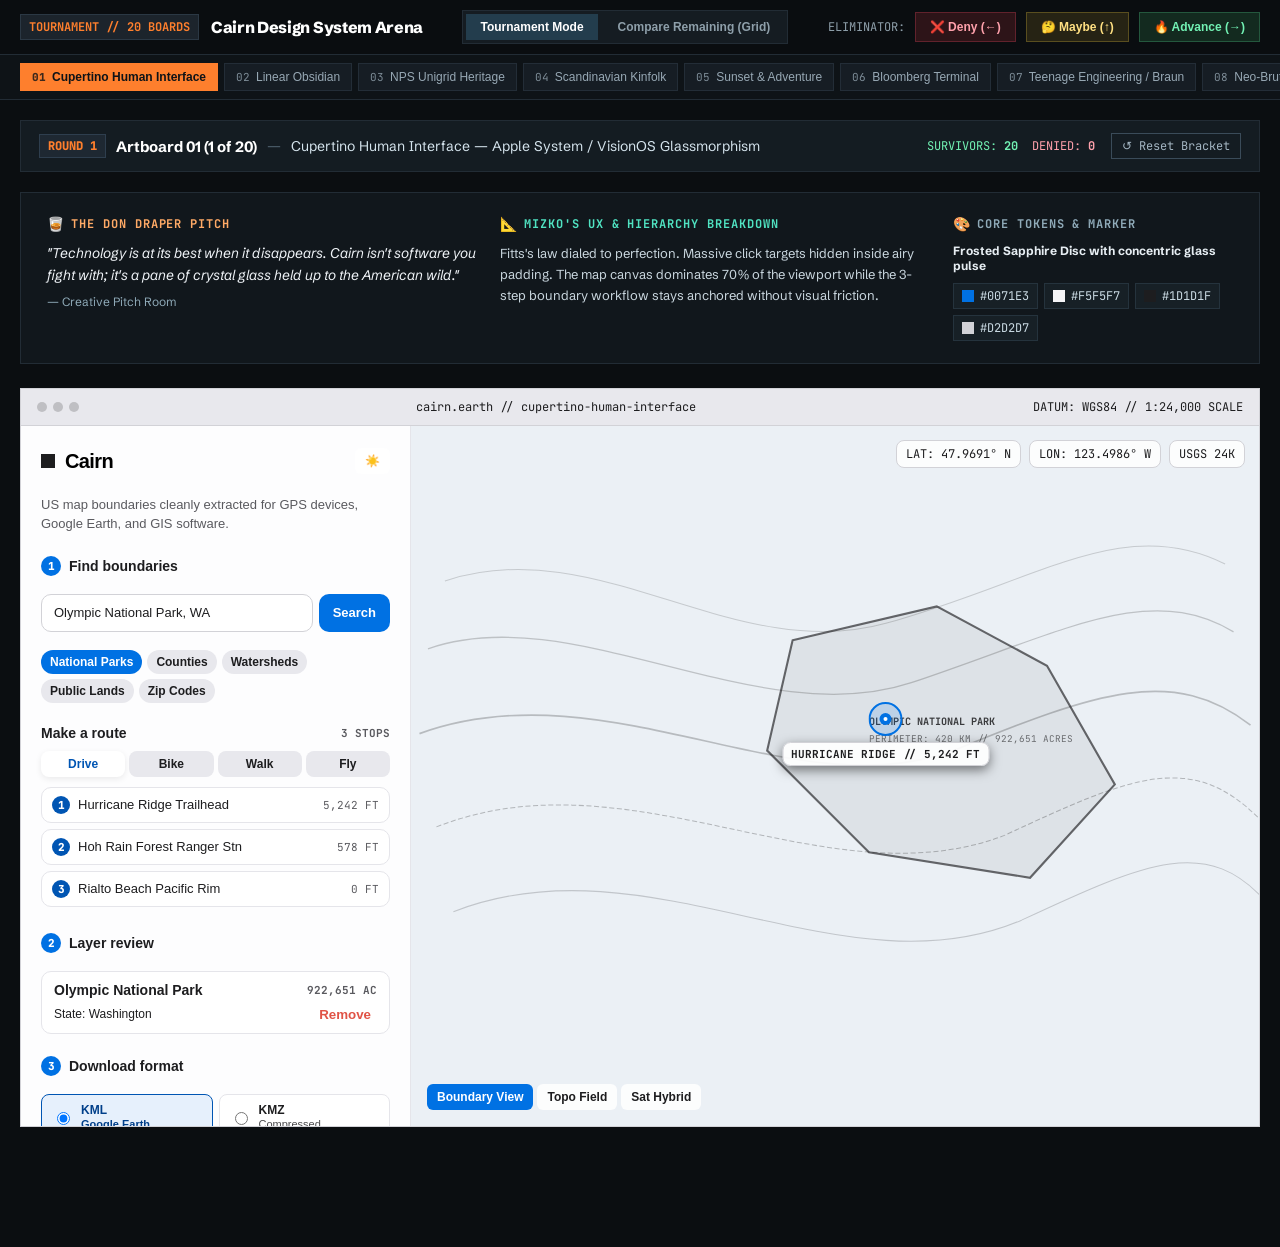
<file: artboards.html>
<!DOCTYPE html>
<html lang="en">
<head>
  <meta charset="utf-8">
  <meta name="viewport" content="width=device-width, initial-scale=1">
  <title>Cairn — 20 Vision Artboards (Tournament Elimination Bracket)</title>
  <link rel="preconnect" href="https://fonts.googleapis.com">
  <link rel="preconnect" href="https://fonts.gstatic.com" crossorigin>
  <link href="https://fonts.googleapis.com/css2?family=Cinzel:wght@600;700&family=Epilogue:wght@500;600;700;800;900&family=JetBrains+Mono:wght@400;500;600;700&family=Noto+Serif+JP:wght@400;600&family=Outfit:wght@400;500;600;700;800;900&family=Playfair+Display:ital,wght@0,600;0,700;1,600&family=Schibsted+Grotesk:wght@400;500;600;700;800;900&display=swap" rel="stylesheet">
  <style>
    :root {
      --font-body: 'Schibsted Grotesk', system-ui, -apple-system, sans-serif;
      --font-mono: 'JetBrains Mono', ui-monospace, monospace;
      --sunset: #FE7F2D;
      --adventure: #233D4D;
      --bg-studio: #0B0E11;
      --surface-studio: #13181E;
      --border-studio: #222C35;
      --text-studio: #E6EDF2;
      --text-muted: #8E9FAA;
    }

    * { box-sizing: border-box; }
    html, body {
      margin: 0;
      padding: 0;
      background: var(--bg-studio);
      color: var(--text-studio);
      font-family: var(--font-body);
      min-height: 100vh;
      -webkit-font-smoothing: antialiased;
    }

    /* Top Studio Command Bar */
    .studio-header {
      position: sticky;
      top: 0;
      z-index: 1000;
      background: rgba(11, 14, 17, 0.95);
      backdrop-filter: blur(14px);
      border-bottom: 1px solid var(--border-studio);
      padding: 10px 20px;
      display: flex;
      align-items: center;
      justify-content: space-between;
      gap: 16px;
      flex-wrap: wrap;
    }
    .studio-brand-group {
      display: flex;
      align-items: center;
      gap: 12px;
    }
    .studio-badge {
      font-family: var(--font-mono);
      font-size: 12px;
      padding: 4px 8px;
      background: #1C242C;
      border: 1px solid #2B3844;
      color: var(--sunset);
      font-weight: 700;
    }
    .studio-title {
      font-size: 16px;
      font-weight: 800;
      letter-spacing: -0.02em;
      color: #FFF;
      margin: 0;
    }

    /* Mode Switches & Sorter */
    .studio-nav-modes {
      display: flex;
      align-items: center;
      gap: 6px;
      background: #151C22;
      padding: 3px;
      border: 1px solid var(--border-studio);
    }
    .mode-tab-btn {
      font-size: 12px;
      font-weight: 600;
      padding: 6px 14px;
      border: 0;
      background: transparent;
      color: var(--text-muted);
      cursor: pointer;
      transition: all 0.15s;
    }
    .mode-tab-btn:hover { color: #FFF; }
    .mode-tab-btn.active {
      background: #233D4D;
      color: #FFF;
      font-weight: 700;
    }

    /* Tournament Deck Controls */
    .vote-deck-bar {
      display: flex;
      align-items: center;
      gap: 10px;
    }
    .vote-btn {
      display: inline-flex;
      align-items: center;
      gap: 6px;
      padding: 7px 14px;
      font-size: 12px;
      font-weight: 800;
      border: 1px solid transparent;
      cursor: pointer;
      transition: transform 0.1s, background 0.15s;
    }
    .vote-btn:hover { transform: translateY(-1px); }
    .vote-btn:active { transform: translateY(1px); }
    .vote-deny {
      background: #2D1418;
      border-color: #61222C;
      color: #FFA1AC;
    }
    .vote-deny:hover { background: #441A22; color: #FFF; }
    .vote-maybe {
      background: #262314;
      border-color: #594E1F;
      color: #FFE082;
    }
    .vote-maybe:hover { background: #3D371C; color: #FFF; }
    .vote-keep {
      background: #132A1F;
      border-color: #24573D;
      color: #72F2B4;
    }
    .vote-keep:hover { background: #1C4030; color: #FFF; }

    /* Artboard Pill Scroller */
    .artboard-pills-bar {
      background: #0E1317;
      border-bottom: 1px solid var(--border-studio);
      padding: 8px 20px;
      display: flex;
      gap: 6px;
      overflow-x: auto;
      white-space: nowrap;
    }
    .artboard-pill-btn {
      font-size: 12px;
      padding: 6px 11px;
      background: #161D24;
      border: 1px solid #232D37;
      color: #97A8B4;
      cursor: pointer;
      display: inline-flex;
      align-items: center;
      gap: 6px;
      transition: all 0.15s;
    }
    .artboard-pill-btn:hover { color: #FFF; border-color: #3B4B59; }
    .artboard-pill-btn.active {
      background: var(--sunset);
      border-color: var(--sunset);
      color: #0E1317;
      font-weight: 800;
    }
    .artboard-pill-btn.eliminated {
      opacity: 0.32;
      text-decoration: line-through;
      background: #101418;
      border-color: #1A2026;
      color: #62727E;
    }
    .artboard-pill-btn.survivor {
      border-color: #24573D;
      color: #72F2B4;
    }

    /* Layout Wrapper */
    .studio-content {
      max-width: 1480px;
      margin: 0 auto;
      padding: 20px 20px 80px;
    }

    /* Tournament Elimination Stage Banner */
    .tournament-banner {
      display: flex;
      align-items: center;
      justify-content: space-between;
      background: #141C22;
      border: 1px solid var(--border-studio);
      padding: 12px 18px;
      margin-bottom: 20px;
      font-size: 14px;
      flex-wrap: wrap;
      gap: 12px;
    }
    .round-tag {
      background: #1E2832;
      border: 1px solid #2E3E4E;
      color: var(--sunset);
      font-family: var(--font-mono);
      font-size: 12px;
      font-weight: 800;
      padding: 3px 8px;
    }
    .tally-stats {
      display: flex;
      gap: 14px;
      font-family: var(--font-mono);
      font-size: 12px;
    }
    .reset-btn {
      background: transparent;
      border: 1px solid #3A4B59;
      color: #A3B5C2;
      padding: 4px 10px;
      font-size: 12px;
      cursor: pointer;
      font-family: var(--font-mono);
    }
    .reset-btn:hover { color: #FFF; border-color: #637B8E; }

    /* Commentary Header (Draper + Mizko) */
    .critique-card {
      background: #11171C;
      border: 1px solid var(--border-studio);
      padding: 22px 26px;
      margin-bottom: 24px;
      display: grid;
      grid-template-columns: 1fr 1fr 280px;
      gap: 24px;
      position: relative;
    }
    @media (max-width: 1100px) {
      .critique-card { grid-template-columns: 1fr; }
    }
    .critique-col h3 {
      font-size: 12px;
      letter-spacing: 0.08em;
      text-transform: uppercase;
      font-family: var(--font-mono);
      margin: 0 0 10px;
      display: flex;
      align-items: center;
      gap: 6px;
    }
    .draper-col h3 { color: #FFAA66; }
    .mizko-col h3 { color: #50E3C2; }
    .meta-col h3 { color: #8FAAB8; }
    .draper-quote {
      font-size: 14px;
      line-height: 1.55;
      color: #F0F4F8;
      font-style: italic;
      margin: 0;
    }
    .draper-byline {
      font-size: 12px;
      font-style: normal;
      color: #8FAAB8;
      margin-top: 8px;
      display: block;
    }
    .mizko-text {
      font-size: 13px;
      line-height: 1.6;
      color: #CBD8E0;
      margin: 0;
    }
    .swatches-strip {
      display: flex;
      flex-wrap: wrap;
      gap: 6px;
      margin-top: 10px;
    }
    .swatch-box {
      display: flex;
      align-items: center;
      gap: 6px;
      padding: 4px 8px;
      background: #172026;
      border: 1px solid #25333D;
      font-family: var(--font-mono);
      font-size: 12px;
      color: #CADAE3;
    }
    .swatch-dot {
      width: 12px;
      height: 12px;
      display: inline-block;
    }

    /* Artboard Viewports */
    .artboard-view-wrap {
      margin-bottom: 40px;
      position: relative;
    }
    .artboard-container {
      display: none;
    }
    .artboard-container.active {
      display: block;
      animation: fadeSlideUp 0.18s ease-out;
    }
    @keyframes fadeSlideUp {
      from { opacity: 0; transform: translateY(6px); }
      to { opacity: 1; transform: translateY(0); }
    }

    /* Winner Champion Banner */
    .champion-overlay {
      display: none;
      background: linear-gradient(135deg, #1C190D 0%, #151A22 100%);
      border: 2px solid #FFD700;
      padding: 36px 30px;
      text-align: center;
      margin-bottom: 28px;
      position: relative;
      animation: popIn 0.3s cubic-bezier(0.16, 1, 0.3, 1);
    }
    @keyframes popIn {
      from { opacity: 0; transform: scale(0.96); }
      to { opacity: 1; transform: scale(1); }
    }
    .champion-trophy {
      font-size: 48px;
      line-height: 1;
      margin-bottom: 12px;
    }
    .champion-title {
      font-size: 24px;
      font-weight: 900;
      color: #FFD700;
      letter-spacing: -0.02em;
      margin: 0 0 8px;
    }
    .champion-desc {
      font-size: 14px;
      color: #E2E8F0;
      max-width: 640px;
      margin: 0 auto 16px;
      line-height: 1.5;
    }

    /* Grid Mode Container */
    .grid-view-mode {
      display: grid;
      grid-template-columns: repeat(auto-fit, minmax(460px, 1fr));
      gap: 32px;
    }
    .grid-view-mode .artboard-container {
      display: block !important;
    }
    .grid-view-mode .artboard-container.eliminated-in-grid {
      display: none !important;
    }
    .grid-view-mode .critique-card {
      display: none;
    }
    .grid-view-mode .web-app-grid {
      height: 540px;
      grid-template-columns: 240px 1fr;
    }
    .grid-view-mode .web-panel {
      padding: 14px 12px;
      gap: 12px;
    }

    /* ------------------------------------------------------------- */
    /* SHARED APP FRAME ARCHITECTURE                                 */
    /* ------------------------------------------------------------- */
    .web-frame {
      overflow: hidden;
      border: 1px solid #233D4D;
      background: #0E171D;
    }
    .web-titlebar {
      padding: 10px 16px;
      display: flex;
      align-items: center;
      justify-content: space-between;
      border-bottom: 1px solid rgba(255,255,255,0.08);
      font-family: var(--font-mono);
      font-size: 12px;
    }
    .browser-dots {
      display: flex;
      gap: 6px;
    }
    .b-dot {
      width: 10px;
      height: 10px;
      border-radius: 50%;
      background: rgba(255,255,255,0.25);
    }

    /* Split: Left Scrollable Sidebar + Right Map */
    .web-app-grid {
      height: 700px;
      display: grid;
      grid-template-columns: 390px 1fr;
      position: relative;
    }
    @media (max-width: 1024px) {
      .web-app-grid { grid-template-columns: 340px 1fr; height: 640px; }
    }

    /* Left Sidebar: Scrollable, Structured, Lite */
    .web-panel {
      overflow-y: auto;
      overscroll-behavior: contain;
      padding: 22px 20px;
      display: flex;
      flex-direction: column;
      gap: 18px;
      border-right: 1px solid rgba(255,255,255,0.1);
      font-size: 14px;
    }
    .web-panel::-webkit-scrollbar {
      width: 6px;
    }
    .web-panel::-webkit-scrollbar-thumb {
      background: rgba(255,255,255,0.15);
      border-radius: 3px;
    }

    /* Brand Header */
    .brand-row {
      display: flex;
      align-items: center;
      justify-content: space-between;
    }
    .brand-logo-wrap {
      display: flex;
      align-items: center;
      gap: 10px;
    }
    .brand-name {
      font-size: 20px;
      font-weight: 800;
      letter-spacing: -0.02em;
      margin: 0;
    }
    .brand-desc {
      font-size: 13px;
      line-height: 1.45;
      margin: 4px 0 0;
    }

    /* Step Heading */
    .step-header {
      display: flex;
      align-items: center;
      gap: 8px;
      font-size: 14px;
      font-weight: 700;
      margin-top: 4px;
    }
    .step-badge-num {
      width: 20px;
      height: 20px;
      display: grid;
      place-items: center;
      font-family: var(--font-mono);
      font-size: 11px;
      font-weight: 800;
    }

    /* Search & Filter Chips */
    .search-input-row {
      display: flex;
      gap: 6px;
    }
    .search-field {
      flex: 1;
      height: 38px;
      padding: 0 12px;
      font-size: 13px;
      outline: none;
      font-family: inherit;
    }
    .action-btn {
      height: 38px;
      padding: 0 14px;
      font-size: 13px;
      font-weight: 700;
      cursor: pointer;
      display: inline-flex;
      align-items: center;
      justify-content: center;
      font-family: inherit;
    }
    .filter-chips-list {
      display: flex;
      flex-wrap: wrap;
      gap: 5px;
    }
    .filter-chip {
      font-size: 12px;
      font-weight: 600;
      padding: 5px 9px;
      cursor: pointer;
    }

    /* Route Stops & Modes */
    .route-box {
      display: flex;
      flex-direction: column;
      gap: 10px;
      padding: 4px 0;
    }
    .mode-pills-row {
      display: flex;
      gap: 4px;
    }
    .mode-pill {
      flex: 1;
      text-align: center;
      padding: 6px 4px;
      font-size: 12px;
      font-weight: 700;
      cursor: pointer;
    }
    .stops-list {
      list-style: none;
      margin: 0;
      padding: 0;
      display: flex;
      flex-direction: column;
      gap: 6px;
    }
    .stop-row {
      display: flex;
      align-items: center;
      gap: 8px;
      padding: 8px 10px;
      font-size: 13px;
    }
    .stop-index-pill {
      width: 18px;
      height: 18px;
      display: grid;
      place-items: center;
      font-family: var(--font-mono);
      font-size: 11px;
      font-weight: 800;
      flex-shrink: 0;
    }
    .stop-label {
      flex: 1;
      white-space: nowrap;
      overflow: hidden;
      text-overflow: ellipsis;
    }
    .stop-meta {
      font-family: var(--font-mono);
      font-size: 11px;
    }

    /* Layer Item */
    .layer-item-box {
      padding: 10px 12px;
      display: flex;
      flex-direction: column;
      gap: 6px;
    }
    .layer-top-row {
      display: flex;
      justify-content: space-between;
      align-items: center;
      font-weight: 700;
    }

    /* Export Formats */
    .formats-grid {
      display: grid;
      grid-template-columns: repeat(2, 1fr);
      gap: 6px;
    }
    .format-tile {
      padding: 8px 10px;
      display: flex;
      align-items: center;
      gap: 8px;
      font-size: 12px;
      cursor: pointer;
    }

    /* Primary CTA */
    .download-cta-btn {
      margin-top: 10px;
      height: 42px;
      width: 100%;
      font-size: 13px;
      font-weight: 800;
      cursor: pointer;
      display: flex;
      align-items: center;
      justify-content: center;
      gap: 6px;
    }

    /* ------------------------------------------------------------- */
    /* RIGHT MAP STAGE: Consistent Topo/Boundary Geometry            */
    /* ------------------------------------------------------------- */
    .web-stage {
      position: relative;
      overflow: hidden;
      background: #0E161C;
    }
    .map-svg-canvas {
      position: absolute;
      top: 0;
      left: 0;
      width: 100%;
      height: 100%;
    }

    /* Beacon Marker Position */
    .map-marker-pin {
      position: absolute;
      top: 44%;
      left: 56%;
      transform: translate(-50%, -50%);
      display: flex;
      flex-direction: column;
      align-items: center;
      gap: 6px;
      z-index: 20;
      pointer-events: none;
    }
    .marker-label-tag {
      font-family: var(--font-mono);
      font-size: 11px;
      font-weight: 700;
      padding: 4px 8px;
      white-space: nowrap;
      box-shadow: 0 4px 12px rgba(0,0,0,0.5);
    }

    /* Top HUD Chips */
    .map-hud-bar {
      position: absolute;
      top: 14px;
      right: 14px;
      display: flex;
      gap: 8px;
      z-index: 10;
    }
    .hud-chip {
      font-family: var(--font-mono);
      font-size: 12px;
      padding: 5px 9px;
    }

    /* Map Mode Pills */
    .map-mode-dock {
      position: absolute;
      bottom: 16px;
      left: 16px;
      display: flex;
      gap: 4px;
      z-index: 10;
    }
    .dock-btn {
      font-size: 12px;
      font-weight: 600;
      padding: 6px 10px;
      cursor: pointer;
      border: 0;
    }

    /* ============================================================= */
    /* 20 THEME STYLES (WCAG AA Contrast & Quality Checked)           */
    /* ============================================================= */

    /* 01: Cupertino */
    .theme-apple { font-family: -apple-system, BlinkMacSystemFont, "SF Pro Text", "Helvetica Neue", sans-serif; }
    .theme-apple .web-frame { border: 1px solid #D2D2D7; background: #F5F5F7; }
    .theme-apple .web-titlebar { background: #E8E8ED; color: #1D1D1F; border-color: #D2D2D7; }
    .theme-apple .b-dot { background: #BFBFC3; }
    .theme-apple .web-panel { background: rgba(255,255,255,0.85); color: #1D1D1F; border-right: 1px solid #E5E5EA; }
    .theme-apple .brand-name { color: #000; font-weight: 700; letter-spacing: -0.03em; }
    .theme-apple .brand-desc { color: #5A5A5F; }
    .theme-apple .step-badge-num { background: #0071E3; color: #FFF; border-radius: 50%; }
    .theme-apple .search-field { background: #FFFFFF; border: 1px solid #D2D2D7; border-radius: 10px; color: #1D1D1F; }
    .theme-apple .action-btn { background: #0071E3; color: #FFF; border-radius: 10px; border: 0; font-weight: 600; }
    .theme-apple .filter-chip { background: #E8E8ED; color: #1D1D1F; border-radius: 999px; border: 0; }
    .theme-apple .filter-chip.active { background: #0071E3; color: #FFF; }
    .theme-apple .mode-pill { background: #E8E8ED; color: #1D1D1F; border-radius: 8px; }
    .theme-apple .mode-pill.active { background: #FFF; color: #0055B3; font-weight: 700; box-shadow: 0 2px 6px rgba(0,0,0,0.08); }
    .theme-apple .stop-row { background: #FFFFFF; border: 1px solid #E5E5EA; border-radius: 10px; color: #1D1D1F; }
    .theme-apple .stop-index-pill { background: #0055B3; color: #FFFFFF; border-radius: 50%; }
    .theme-apple .stop-meta { color: #5A5A5F; }
    .theme-apple .layer-item-box { background: #FFFFFF; border: 1px solid #E5E5EA; border-radius: 10px; }
    .theme-apple .format-tile { background: #FFFFFF; border: 1px solid #E5E5EA; border-radius: 8px; color: #1D1D1F; }
    .theme-apple .format-tile.active { border-color: #0055B3; background: #E6F0FC; color: #003F8A; font-weight: 700; }
    .theme-apple .format-tile.active span { opacity: 1 !important; color: #003F8A !important; }
    .theme-apple .download-cta-btn { background: #0071E3; color: #FFF; border-radius: 10px; border: 0; }
    .theme-apple .web-stage { background: #EBF0F5; color: #1D1D1F; }
    .theme-apple .marker-label-tag { background: rgba(255,255,255,0.92); color: #1D1D1F; border-radius: 8px; border: 1px solid #D2D2D7; }
    .theme-apple .hud-chip { background: rgba(255,255,255,0.85); color: #1D1D1F; border-radius: 8px; border: 1px solid #D2D2D7; }
    .theme-apple .dock-btn { background: rgba(255,255,255,0.85); color: #1D1D1F; border-radius: 6px; }
    .theme-apple .dock-btn.active { background: #0071E3; color: #FFF; }

    /* 02: Linear Obsidian */
    .theme-linear { font-family: 'Schibsted Grotesk', system-ui, sans-serif; }
    .theme-linear .web-frame { border: 1px solid #23252A; background: #08090A; }
    .theme-linear .web-titlebar { background: #0D0F12; color: #8A8F98; border-color: #1E2024; }
    .theme-linear .web-panel { background: #0C0D0E; color: #D0D6E0; border-right: 1px solid #1E2024; }
    .theme-linear .brand-name { color: #F7F8F8; font-weight: 700; letter-spacing: -0.02em; }
    .theme-linear .brand-desc { color: #8A8F98; }
    .theme-linear .step-badge-num { background: #5E6AD2; color: #FFF; border-radius: 4px; }
    .theme-linear .search-field { background: #131416; border: 1px solid #23252A; border-radius: 6px; color: #FFF; }
    .theme-linear .action-btn { background: #5E6AD2; color: #FFF; border-radius: 6px; border: 0; }
    .theme-linear .filter-chip { background: #141619; border: 1px solid #23262B; color: #8A8F98; border-radius: 4px; }
    .theme-linear .filter-chip.active { background: rgba(94,106,210,0.18); border-color: #5E6AD2; color: #8C99F7; }
    .theme-linear .mode-pill { background: #131417; border: 1px solid #22252A; color: #8A8F98; border-radius: 4px; }
    .theme-linear .mode-pill.active { background: #222634; border-color: #5E6AD2; color: #FFF; }
    .theme-linear .stop-row { background: #111215; border: 1px solid #1F2126; border-radius: 6px; color: #D0D6E0; }
    .theme-linear .stop-index-pill { background: #1B1E28; color: #8C99F7; border-radius: 3px; }
    .theme-linear .stop-meta { color: #8C99F7; }
    .theme-linear .layer-item-box { background: #111317; border: 1px solid #22262E; border-radius: 4px; }
    .theme-linear .format-tile { background: #101214; border: 1px solid #1F2227; border-radius: 6px; color: #D0D6E0; }
    .theme-linear .format-tile.active { border-color: #5E6AD2; background: rgba(94,106,210,0.12); color: #FFF; }
    .theme-linear .download-cta-btn { background: #5E6AD2; color: #FFF; border-radius: 6px; border: 0; }
    .theme-linear .web-stage { background: #070809; color: #D0D6E0; }
    .theme-linear .marker-label-tag { background: #111317; color: #FFF; border: 1px solid #5E6AD2; border-radius: 4px; }
    .theme-linear .hud-chip { background: #111317; color: #8A8F98; border: 1px solid #23252A; border-radius: 4px; }
    .theme-linear .dock-btn { background: #111317; color: #8A8F98; border-radius: 4px; }
    .theme-linear .dock-btn.active { background: #5E6AD2; color: #FFF; }

    /* 03: NPS Unigrid */
    .theme-nps { font-family: 'Schibsted Grotesk', Helvetica, Arial, sans-serif; }
    .theme-nps .web-frame { border: 2px solid #000; background: #F8F5EE; }
    .theme-nps .web-titlebar { background: #000000; color: #FFFFFF; font-weight: 700; border-color: #000; }
    .theme-nps .b-dot { background: #555; }
    .theme-nps .web-panel { background: #F8F5EE; color: #1B261D; border-right: 2px solid #000; }
    .theme-nps .brand-name { color: #000; font-weight: 900; letter-spacing: -0.04em; font-size: 24px; text-transform: uppercase; }
    .theme-nps .brand-desc { color: #323E34; font-weight: 500; }
    .theme-nps .step-badge-num { background: #1C3F2B; color: #FFF; border-radius: 0; }
    .theme-nps .search-field { background: #FFF; border: 2px solid #000; border-radius: 0; color: #000; }
    .theme-nps .action-btn { background: #1C3F2B; color: #FFF; border-radius: 0; border: 2px solid #000; font-weight: 700; }
    .theme-nps .filter-chip { background: #E8E2D3; border: 1px solid #1C3F2B; color: #1C3F2B; border-radius: 0; font-weight: 700; }
    .theme-nps .filter-chip.active { background: #1C3F2B; color: #FFF; }
    .theme-nps .mode-pill { background: #E8E2D3; border: 1px solid #8F8570; color: #1C3F2B; border-radius: 0; }
    .theme-nps .mode-pill.active { background: #BC4749; color: #FFF; border-color: #000; }
    .theme-nps .stop-row { background: #FFF; border: 1px solid #000; border-radius: 0; color: #000; }
    .theme-nps .stop-index-pill { background: #1C3F2B; color: #FFF; border-radius: 0; }
    .theme-nps .stop-meta { color: #BC4749; font-weight: 700; }
    .theme-nps .layer-item-box { background: #FFF; border: 2px solid #000; border-radius: 0; }
    .theme-nps .format-tile { background: #FFF; border: 1px solid #000; border-radius: 0; color: #000; }
    .theme-nps .format-tile.active { background: #E8E2D3; border: 2px solid #000; font-weight: 700; }
    .theme-nps .download-cta-btn { background: #BC4749; color: #FFF; border: 2px solid #000; border-radius: 0; text-transform: uppercase; }
    .theme-nps .web-stage { background: #ECE6D8; color: #1C3F2B; }
    .theme-nps .marker-label-tag { background: #000; color: #FFF; border-radius: 0; border: 1px solid #FFF; }
    .theme-nps .hud-chip { background: #F8F5EE; color: #000; border: 1px solid #000; border-radius: 0; }
    .theme-nps .dock-btn { background: #FFF; color: #000; border: 1px solid #000; border-radius: 0; }
    .theme-nps .dock-btn.active { background: #1C3F2B; color: #FFF; }

    /* 04: Kinfolk Editorial */
    .theme-editorial { font-family: 'Playfair Display', Georgia, serif; }
    .theme-editorial .web-frame { border: 1px solid #D8D4CC; background: #FBF9F5; }
    .theme-editorial .web-titlebar { background: #F2EFE9; color: #4A453D; font-family: 'Schibsted Grotesk', sans-serif; border-color: #E2DDD5; }
    .theme-editorial .web-panel { background: #FBF9F5; color: #22201D; border-right: 1px solid #E2DDD5; }
    .theme-editorial .brand-name { color: #181715; font-style: italic; font-size: 26px; }
    .theme-editorial .brand-desc { color: #4A453D; font-family: 'Schibsted Grotesk', sans-serif; }
    .theme-editorial .step-header { font-family: 'Schibsted Grotesk', sans-serif; font-size: 13px; letter-spacing: 0.05em; text-transform: uppercase; }
    .theme-editorial .step-badge-num { background: #22201D; color: #FFF; border-radius: 50%; font-family: 'Schibsted Grotesk', sans-serif; }
    .theme-editorial .search-field { background: #FFF; border: 1px solid #CCC7BC; color: #181715; border-radius: 2px; font-family: 'Schibsted Grotesk', sans-serif; }
    .theme-editorial .action-btn { background: #22201D; color: #FFF; border-radius: 2px; border: 0; font-family: 'Schibsted Grotesk', sans-serif; }
    .theme-editorial .filter-chip { background: transparent; border: 1px solid #CCC7BC; color: #4A453D; border-radius: 20px; font-family: 'Schibsted Grotesk', sans-serif; }
    .theme-editorial .filter-chip.active { background: #22201D; color: #FFF; border-color: #22201D; }
    .theme-editorial .mode-pill { background: transparent; border-bottom: 2px solid transparent; color: #4A453D; border-radius: 0; font-family: 'Schibsted Grotesk', sans-serif; }
    .theme-editorial .mode-pill.active { border-color: #22201D; color: #181715; font-weight: 700; }
    .theme-editorial .stop-row { background: #FFF; border: 1px solid #EAE6DE; border-radius: 2px; color: #181715; font-family: 'Schibsted Grotesk', sans-serif; }
    .theme-editorial .stop-index-pill { background: #F2EFE9; color: #22201D; border-radius: 50%; }
    .theme-editorial .stop-meta { color: #4A453D; }
    .theme-editorial .layer-item-box { background: #FFF; border: 1px solid #E2DDD5; border-radius: 2px; font-family: 'Schibsted Grotesk', sans-serif; }
    .theme-editorial .format-tile { background: #FFF; border: 1px solid #E2DDD5; border-radius: 2px; color: #181715; font-family: 'Schibsted Grotesk', sans-serif; }
    .theme-editorial .format-tile.active { border-color: #22201D; background: #F4F1EA; }
    .theme-editorial .download-cta-btn { background: #22201D; color: #FFF; border-radius: 2px; border: 0; font-family: 'Schibsted Grotesk', sans-serif; letter-spacing: 0.05em; text-transform: uppercase; font-size: 12px; }
    .theme-editorial .web-stage { background: #F4EFEB; color: #22201D; }
    .theme-editorial .marker-label-tag { background: #22201D; color: #FFF; border-radius: 2px; font-family: 'Schibsted Grotesk', sans-serif; }
    .theme-editorial .hud-chip { background: #FFF; color: #4A453D; border: 1px solid #D8D4CC; border-radius: 2px; font-family: 'Schibsted Grotesk', sans-serif; }
    .theme-editorial .dock-btn { background: #FFF; color: #4A453D; border: 1px solid #D8D4CC; font-family: 'Schibsted Grotesk', sans-serif; }
    .theme-editorial .dock-btn.active { background: #22201D; color: #FFF; }

    /* 05: Sunset & Adventure Peak */
    .theme-adventure { font-family: 'Schibsted Grotesk', system-ui, sans-serif; }
    .theme-adventure .web-frame { border: 1px solid #233D4D; background: #0E171D; }
    .theme-adventure .web-titlebar { background: #13222B; color: #8EA4B2; border-color: #233D4D; }
    .theme-adventure .web-panel { background: #152530; color: #EDF4F7; border-right: 1px solid #233D4D; }
    .theme-adventure .brand-name { color: #FFF; font-weight: 800; }
    .theme-adventure .brand-desc { color: #94AAB7; }
    .theme-adventure .step-badge-num { background: #FE7F2D; color: #0E171D; border-radius: 4px; }
    .theme-adventure .search-field { background: #0E1A22; border: 1px solid #2B4557; color: #FFF; border-radius: 6px; }
    .theme-adventure .action-btn { background: #FE7F2D; color: #0E171D; border-radius: 6px; border: 0; font-weight: 800; }
    .theme-adventure .filter-chip { background: #1B2F3D; border: 1px solid #294457; color: #A2B9C8; border-radius: 20px; }
    .theme-adventure .filter-chip.active { background: #FE7F2D; color: #0E171D; border-color: #FE7F2D; font-weight: 700; }
    .theme-adventure .mode-pill { background: #1B2E3C; border: 1px solid #2C485C; color: #A2B9C8; border-radius: 20px; }
    .theme-adventure .mode-pill.active { background: #FE7F2D; color: #0E171D; font-weight: 800; border-color: #FE7F2D; }
    .theme-adventure .stop-row { background: #121F28; border: 1px solid #233D4D; border-radius: 6px; color: #FFF; }
    .theme-adventure .stop-index-pill { background: #0E1A22; border: 1px solid #FE7F2D; color: #FE7F2D; border-radius: 3px; }
    .theme-adventure .stop-meta { color: #FE7F2D; font-weight: 700; }
    .theme-adventure .layer-item-box { background: #111E26; border: 1px solid #233D4D; border-radius: 4px; }
    .theme-adventure .format-tile { background: #121F28; border: 1px solid #233D4D; border-radius: 6px; color: #FFF; }
    .theme-adventure .format-tile.active { border-color: #FE7F2D; background: rgba(254,127,45,0.15); }
    .theme-adventure .download-cta-btn { background: #FE7F2D; color: #0E171D; border-radius: 6px; border: 0; }
    .theme-adventure .web-stage { background: #0A141A; color: #EDF4F7; }
    .theme-adventure .marker-label-tag { background: #0E1A22; color: #FE7F2D; border: 1px solid #FE7F2D; border-radius: 4px; }
    .theme-adventure .hud-chip { background: #13222B; color: #8EA4B2; border: 1px solid #233D4D; border-radius: 4px; }
    .theme-adventure .dock-btn { background: #13222B; color: #8EA4B2; border-radius: 4px; }
    .theme-adventure .dock-btn.active { background: #FE7F2D; color: #0E171D; font-weight: 800; }

    /* 06: Bloomberg Terminal */
    .theme-bloomberg { font-family: 'JetBrains Mono', monospace; }
    .theme-bloomberg .web-frame { border: 1px solid #FF9E00; background: #000000; }
    .theme-bloomberg .web-titlebar { background: #111111; color: #FF9E00; border-color: #332200; }
    .theme-bloomberg .web-panel { background: #050607; color: #FF9E00; border-right: 1px solid #FF9E00; }
    .theme-bloomberg .brand-name { color: #FF9E00; font-weight: 900; letter-spacing: 0.05em; font-size: 17px; }
    .theme-bloomberg .brand-desc { color: #C27D00; }
    .theme-bloomberg .step-badge-num { background: #FF9E00; color: #000; border-radius: 0; }
    .theme-bloomberg .search-field { background: #0E1012; border: 1px solid #FF9E00; color: #FF9E00; border-radius: 0; font-family: inherit; }
    .theme-bloomberg .action-btn { background: #FF9E00; color: #000; border-radius: 0; border: 0; font-weight: 900; font-family: inherit; }
    .theme-bloomberg .filter-chip { background: #121417; border: 1px solid #664100; color: #B27400; border-radius: 0; }
    .theme-bloomberg .filter-chip.active { background: #FF9E00; color: #000; font-weight: 900; }
    .theme-bloomberg .mode-pill { background: #101214; border: 1px solid #442B00; color: #B27400; border-radius: 0; }
    .theme-bloomberg .mode-pill.active { background: #FF9E00; color: #000; font-weight: 900; }
    .theme-bloomberg .stop-row { background: #090B0D; border: 1px solid #442B00; border-radius: 0; color: #FF9E00; }
    .theme-bloomberg .stop-index-pill { background: #FF9E00; color: #000; border-radius: 0; }
    .theme-bloomberg .stop-meta { color: #00FF66; }
    .theme-bloomberg .layer-item-box { background: #090B0D; border: 1px solid #FF9E00; border-radius: 0; }
    .theme-bloomberg .format-tile { background: #090B0D; border: 1px solid #442B00; border-radius: 0; color: #FF9E00; }
    .theme-bloomberg .format-tile.active { border-color: #FF9E00; background: #2B1B00; }
    .theme-bloomberg .download-cta-btn { background: #FF9E00; color: #000; border-radius: 0; border: 0; font-weight: 900; letter-spacing: 0.05em; font-family: inherit; }
    .theme-bloomberg .web-stage { background: #020304; color: #FF9E00; }
    .theme-bloomberg .marker-label-tag { background: #000; color: #FF9E00; border: 1px solid #FF9E00; border-radius: 0; }
    .theme-bloomberg .hud-chip { background: #000; color: #00FF66; border: 1px solid #00FF66; border-radius: 0; }
    .theme-bloomberg .dock-btn { background: #090B0D; color: #FF9E00; border: 1px solid #442B00; border-radius: 0; }
    .theme-bloomberg .dock-btn.active { background: #FF9E00; color: #000; }

    /* 07: Teenage Engineering / Braun */
    .theme-te { font-family: 'Epilogue', system-ui, sans-serif; }
    .theme-te .web-frame { border: 2px solid #333333; background: #E5E5E2; }
    .theme-te .web-titlebar { background: #D5D5D1; color: #2A2A28; border-color: #B5B5B0; font-family: var(--font-mono); }
    .theme-te .web-panel { background: #E5E5E2; color: #222220; border-right: 2px solid #B5B5B0; }
    .theme-te .brand-name { color: #111; font-weight: 900; letter-spacing: -0.01em; text-transform: uppercase; }
    .theme-te .brand-desc { color: #52524E; font-family: var(--font-mono); }
    .theme-te .step-badge-num { background: #FF4400; color: #000; border-radius: 2px; }
    .theme-te .search-field { background: #FFFFFF; border: 2px solid #222; border-radius: 2px; color: #000; font-family: var(--font-mono); }
    .theme-te .action-btn { background: #FF4400; color: #000; border-radius: 2px; border: 2px solid #222; font-weight: 800; }
    .theme-te .filter-chip { background: #D8D8D4; border: 1px solid #888884; color: #222; border-radius: 2px; font-family: var(--font-mono); }
    .theme-te .filter-chip.active { background: #FF4400; color: #000; border-color: #222; font-weight: 700; }
    .theme-te .mode-pill { background: #D5D5D0; border: 1px solid #999994; color: #222; border-radius: 2px; }
    .theme-te .mode-pill.active { background: #FFD000; color: #000; font-weight: 900; border-color: #000; }
    .theme-te .stop-row { background: #F0F0ED; border: 1px solid #B0B0AA; border-radius: 2px; color: #111; }
    .theme-te .stop-index-pill { background: #222; color: #FF4400; border-radius: 2px; }
    .theme-te .stop-meta { color: #B32D00; font-family: var(--font-mono); font-weight: 700; }
    .theme-te .layer-item-box { background: #F0F0ED; border: 2px solid #222; border-radius: 2px; }
    .theme-te .format-tile { background: #F0F0ED; border: 1px solid #B0B0AA; border-radius: 2px; color: #111; }
    .theme-te .format-tile.active { border: 2px solid #FF4400; background: #FFF; }
    .theme-te .download-cta-btn { background: #FF4400; color: #000; border: 2px solid #222; border-radius: 2px; font-weight: 900; text-transform: uppercase; }
    .theme-te .web-stage { background: #DDDCD8; color: #222220; }
    .theme-te .marker-label-tag { background: #FF4400; color: #000; border: 2px solid #222; border-radius: 2px; font-family: var(--font-mono); }
    .theme-te .hud-chip { background: #E5E5E2; color: #111; border: 1px solid #222; border-radius: 2px; }
    .theme-te .dock-btn { background: #F0F0ED; color: #111; border: 1px solid #222; border-radius: 2px; }
    .theme-te .dock-btn.active { background: #FFD000; color: #000; font-weight: 800; }

    /* 08: Neo-Brutalist Gumroad */
    .theme-brutalist { font-family: 'Outfit', system-ui, sans-serif; font-weight: 600; }
    .theme-brutalist .web-frame { border: 3px solid #000; background: #FFF9E6; }
    .theme-brutalist .web-titlebar { background: #FFE600; color: #000; border-color: #000; font-weight: 900; }
    .theme-brutalist .b-dot { background: #000; }
    .theme-brutalist .web-panel { background: #FFFDF5; color: #000; border-right: 3px solid #000; }
    .theme-brutalist .brand-name { color: #000; font-weight: 900; font-size: 26px; }
    .theme-brutalist .brand-desc { color: #000; font-weight: 700; font-size: 13px; }
    .theme-brutalist .step-badge-num { background: #FFE600; color: #000; border: 2px solid #000; border-radius: 0; box-shadow: 2px 2px 0px #000; }
    .theme-brutalist .search-field { background: #FFF; border: 3px solid #000; border-radius: 6px; box-shadow: 3px 3px 0px #000; color: #000; font-weight: 700; }
    .theme-brutalist .action-btn { background: #FF5A5F; color: #000; border: 3px solid #000; border-radius: 6px; box-shadow: 3px 3px 0px #000; font-weight: 900; }
    .theme-brutalist .filter-chip { background: #FFF; border: 2px solid #000; box-shadow: 2px 2px 0px #000; color: #000; border-radius: 6px; font-weight: 800; }
    .theme-brutalist .filter-chip.active { background: #FFE600; }
    .theme-brutalist .mode-pill { background: #FFF; border: 2px solid #000; color: #000; border-radius: 6px; box-shadow: 2px 2px 0px #000; }
    .theme-brutalist .mode-pill.active { background: #4D96FF; color: #000; font-weight: 900; }
    .theme-brutalist .stop-row { background: #FFF; border: 2px solid #000; border-radius: 6px; box-shadow: 3px 3px 0px #000; color: #000; font-weight: 700; }
    .theme-brutalist .stop-index-pill { background: #FFE600; color: #000; border: 2px solid #000; }
    .theme-brutalist .stop-meta { color: #C9184A; font-weight: 900; }
    .theme-brutalist .layer-item-box { background: #FFF; border: 3px solid #000; border-radius: 6px; box-shadow: 4px 4px 0px #000; }
    .theme-brutalist .format-tile { background: #FFF; border: 2px solid #000; border-radius: 6px; box-shadow: 2px 2px 0px #000; color: #000; }
    .theme-brutalist .format-tile.active { background: #6BCB77; color: #000; font-weight: 800; }
    .theme-brutalist .download-cta-btn { background: #FFE600; color: #000; border: 3px solid #000; border-radius: 6px; box-shadow: 4px 4px 0px #000; font-weight: 900; }
    .theme-brutalist .web-stage { background: #FFF4D0; color: #000000; }
    .theme-brutalist .marker-label-tag { background: #FFE600; color: #000; border: 2px solid #000; box-shadow: 3px 3px 0px #000; border-radius: 4px; font-weight: 900; }
    .theme-brutalist .hud-chip { background: #FFF; color: #000; border: 2px solid #000; box-shadow: 2px 2px 0px #000; font-weight: 800; border-radius: 4px; }
    .theme-brutalist .dock-btn { background: #FFF; color: #000; border: 2px solid #000; box-shadow: 2px 2px 0px #000; border-radius: 4px; font-weight: 800; }
    .theme-brutalist .dock-btn.active { background: #FFE600; }

    /* 09: Night City Cyberpunk */
    .theme-cyber { font-family: 'Epilogue', system-ui, sans-serif; }
    .theme-cyber .web-frame { border: 1px solid #00F5D4; background: #0A0A12; }
    .theme-cyber .web-titlebar { background: #10101C; color: #00F5D4; border-color: #262640; }
    .theme-cyber .web-panel { background: #0E0E18; color: #E0E0FF; border-right: 1px solid #262640; }
    .theme-cyber .brand-name { color: #00F5D4; font-weight: 900; letter-spacing: 0.05em; text-transform: uppercase; }
    .theme-cyber .brand-desc { color: #A0A0C0; }
    .theme-cyber .step-badge-num { background: #FF007F; color: #0A0A12; border-radius: 2px; }
    .theme-cyber .search-field { background: #141424; border: 1px solid #00F5D4; color: #FFF; border-radius: 2px; }
    .theme-cyber .action-btn { background: #FF007F; color: #0A0A12; border-radius: 2px; border: 0; font-weight: 800; }
    .theme-cyber .filter-chip { background: #161628; border: 1px solid #303050; color: #A0A0C0; border-radius: 2px; }
    .theme-cyber .filter-chip.active { background: rgba(0,245,212,0.18); border-color: #00F5D4; color: #00F5D4; font-weight: 700; }
    .theme-cyber .mode-pill { background: #141424; border: 1px solid #2A2A48; color: #A0A0C0; border-radius: 2px; }
    .theme-cyber .mode-pill.active { background: #00F5D4; color: #0A0A12; font-weight: 900; }
    .theme-cyber .stop-row { background: #121220; border: 1px solid #282845; border-radius: 2px; color: #FFF; }
    .theme-cyber .stop-index-pill { background: #FF007F; color: #0A0A12; border-radius: 2px; }
    .theme-cyber .stop-meta { color: #00F5D4; }
    .theme-cyber .layer-item-box { background: #121220; border: 1px solid #00F5D4; border-radius: 2px; }
    .theme-cyber .format-tile { background: #121220; border: 1px solid #282845; border-radius: 2px; color: #FFF; }
    .theme-cyber .format-tile.active { border-color: #FF007F; background: rgba(255,0,127,0.15); color: #FFF; }
    .theme-cyber .download-cta-btn { background: #00F5D4; color: #0A0A12; border-radius: 2px; border: 0; font-weight: 900; letter-spacing: 0.05em; text-transform: uppercase; }
    .theme-cyber .web-stage { background: #06060C; color: #00F5D4; }
    .theme-cyber .marker-label-tag { background: #0E0E18; color: #00F5D4; border: 1px solid #00F5D4; border-radius: 2px; }
    .theme-cyber .hud-chip { background: #10101C; color: #00F5D4; border: 1px solid #00F5D4; border-radius: 2px; }
    .theme-cyber .dock-btn { background: #10101C; color: #A0A0C0; border-radius: 2px; }
    .theme-cyber .dock-btn.active { background: #00F5D4; color: #0A0A12; font-weight: 900; }

    /* 10: Japanese Zen (Wabi-Sabi) */
    .theme-zen { font-family: 'Noto Serif JP', 'Cinzel', serif; }
    .theme-zen .web-frame { border: 1px solid #C8C2B8; background: #F6F3EE; }
    .theme-zen .web-titlebar { background: #EEEAE2; color: #524C43; border-color: #DCD6CC; font-family: 'Schibsted Grotesk', sans-serif; }
    .theme-zen .web-panel { background: #F6F3EE; color: #2B2A27; border-right: 1px solid #DCD6CC; }
    .theme-zen .brand-name { color: #1E1D1A; font-weight: 600; font-size: 22px; letter-spacing: 0.02em; }
    .theme-zen .brand-desc { color: #524C43; font-family: 'Schibsted Grotesk', sans-serif; }
    .theme-zen .step-badge-num { background: #4A634E; color: #FFF; border-radius: 50%; font-family: 'Schibsted Grotesk', sans-serif; }
    .theme-zen .search-field { background: #FFF; border: 1px solid #C8C2B8; border-radius: 3px; color: #2B2A27; font-family: 'Schibsted Grotesk', sans-serif; }
    .theme-zen .action-btn { background: #4A634E; color: #FFF; border-radius: 3px; border: 0; font-family: 'Schibsted Grotesk', sans-serif; }
    .theme-zen .filter-chip { background: #EDE8E0; border: 1px solid #D2CCC2; color: #3E3A33; border-radius: 16px; font-family: 'Schibsted Grotesk', sans-serif; }
    .theme-zen .filter-chip.active { background: #4A634E; color: #FFF; border-color: #4A634E; }
    .theme-zen .mode-pill { background: transparent; color: #524C43; border-radius: 3px; font-family: 'Schibsted Grotesk', sans-serif; }
    .theme-zen .mode-pill.active { background: #E6DFD4; color: #2B2A27; font-weight: 700; }
    .theme-zen .stop-row { background: #FFFFFF; border: 1px solid #E2DCD2; border-radius: 4px; color: #2B2A27; font-family: 'Schibsted Grotesk', sans-serif; }
    .theme-zen .stop-index-pill { background: #E6DFD4; color: #4A634E; border-radius: 50%; }
    .theme-zen .stop-meta { color: #A8442E; font-weight: 700; }
    .theme-zen .layer-item-box { background: #FFFFFF; border: 1px solid #E0DAD0; border-radius: 4px; font-family: 'Schibsted Grotesk', sans-serif; }
    .theme-zen .format-tile { background: #FFFFFF; border: 1px solid #E0DAD0; border-radius: 4px; color: #2B2A27; font-family: 'Schibsted Grotesk', sans-serif; }
    .theme-zen .format-tile.active { border-color: #4A634E; background: #F0EFEA; }
    .theme-zen .download-cta-btn { background: #A8442E; color: #FFF; border-radius: 4px; border: 0; font-family: 'Schibsted Grotesk', sans-serif; }
    .theme-zen .web-stage { background: #ECE6DD; color: #2B2A27; }
    .theme-zen .marker-label-tag { background: #FFF; color: #2B2A27; border: 1px solid #C8C2B8; border-radius: 3px; font-family: 'Schibsted Grotesk', sans-serif; }
    .theme-zen .hud-chip { background: #FFF; color: #524C43; border: 1px solid #C8C2B8; border-radius: 3px; font-family: 'Schibsted Grotesk', sans-serif; }
    .theme-zen .dock-btn { background: #FFF; color: #3E3A33; border: 1px solid #C8C2B8; border-radius: 3px; font-family: 'Schibsted Grotesk', sans-serif; }
    .theme-zen .dock-btn.active { background: #4A634E; color: #FFF; }

    /* 11: USGS 7.5-Minute Quadrangle */
    .theme-usgs { font-family: 'Schibsted Grotesk', system-ui, sans-serif; }
    .theme-usgs .web-frame { border: 1px solid #7A4B24; background: #F5EFE6; }
    .theme-usgs .web-titlebar { background: #EFE6D8; color: #5C3D1E; border-color: #D2C4B0; }
    .theme-usgs .web-panel { background: #F5EFE6; color: #2E2218; border-right: 1px solid #D2C4B0; }
    .theme-usgs .brand-name { color: #5C3D1E; font-weight: 800; text-transform: uppercase; letter-spacing: 0.04em; }
    .theme-usgs .brand-desc { color: #624F3F; }
    .theme-usgs .step-badge-num { background: #7A4B24; color: #FFF; border-radius: 2px; }
    .theme-usgs .search-field { background: #FFF; border: 1px solid #7A4B24; color: #2E2218; border-radius: 3px; }
    .theme-usgs .action-btn { background: #7A4B24; color: #FFF; border-radius: 3px; border: 0; font-weight: 700; }
    .theme-usgs .filter-chip { background: #E8DECE; border: 1px solid #B8A892; color: #4B3828; border-radius: 3px; font-weight: 600; }
    .theme-usgs .filter-chip.active { background: #7A4B24; color: #FFF; }
    .theme-usgs .mode-pill { background: #E8DECE; color: #4B3828; border-radius: 3px; }
    .theme-usgs .mode-pill.active { background: #2E4A38; color: #FFF; font-weight: 700; }
    .theme-usgs .stop-row { background: #FFFFFF; border: 1px solid #D2C4B0; border-radius: 3px; color: #2E2218; }
    .theme-usgs .stop-index-pill { background: #7A4B24; color: #FFF; border-radius: 2px; }
    .theme-usgs .stop-meta { color: #7A4B24; font-weight: 700; }
    .theme-usgs .layer-item-box { background: #FFFFFF; border: 1px solid #D2C4B0; border-radius: 3px; }
    .theme-usgs .format-tile { background: #FFFFFF; border: 1px solid #D2C4B0; border-radius: 3px; color: #2E2218; }
    .theme-usgs .format-tile.active { border-color: #7A4B24; background: #ECE1D0; font-weight: 700; }
    .theme-usgs .download-cta-btn { background: #2E4A38; color: #FFF; border-radius: 3px; border: 0; }
    .theme-usgs .web-stage { background: #EFE8DC; color: #5C3D1E; }
    .theme-usgs .marker-label-tag { background: #F5EFE6; color: #5C3D1E; border: 1px solid #7A4B24; border-radius: 2px; }
    .theme-usgs .hud-chip { background: #F5EFE6; color: #5C3D1E; border: 1px solid #B8A892; border-radius: 2px; }
    .theme-usgs .dock-btn { background: #FFF; color: #5C3D1E; border: 1px solid #D2C4B0; border-radius: 2px; }
    .theme-usgs .dock-btn.active { background: #7A4B24; color: #FFF; }

    /* 12: Garmin eTrex 1999 */
    .theme-garmin { font-family: 'JetBrains Mono', monospace; }
    .theme-garmin .web-frame { border: 3px solid #3A4838; background: #9AA894; }
    .theme-garmin .web-titlebar { background: #FFD000; color: #182218; font-weight: 900; border-color: #3A4838; }
    .theme-garmin .b-dot { background: #182218; }
    .theme-garmin .web-panel { background: #9AA894; color: #182218; border-right: 3px solid #3A4838; }
    .theme-garmin .brand-name { color: #182218; font-weight: 900; letter-spacing: -0.02em; text-transform: uppercase; }
    .theme-garmin .brand-desc { color: #2B382A; }
    .theme-garmin .step-badge-num { background: #182218; color: #9AA894; border-radius: 0; }
    .theme-garmin .search-field { background: #AAB8A4; border: 2px solid #182218; color: #182218; border-radius: 0; font-family: inherit; font-weight: 700; }
    .theme-garmin .action-btn { background: #182218; color: #9AA894; border-radius: 0; border: 0; font-weight: 900; font-family: inherit; }
    .theme-garmin .filter-chip { background: #8C9A86; border: 1px solid #182218; color: #182218; border-radius: 0; font-weight: 700; }
    .theme-garmin .filter-chip.active { background: #182218; color: #9AA894; }
    .theme-garmin .mode-pill { background: #8C9A86; border: 1px solid #182218; color: #182218; border-radius: 0; }
    .theme-garmin .mode-pill.active { background: #182218; color: #FFD000; font-weight: 900; }
    .theme-garmin .stop-row { background: #A2B09C; border: 1px solid #182218; border-radius: 0; color: #182218; }
    .theme-garmin .stop-index-pill { background: #182218; color: #9AA894; border-radius: 0; }
    .theme-garmin .stop-meta { color: #182218; font-weight: 900; }
    .theme-garmin .layer-item-box { background: #A2B09C; border: 2px solid #182218; border-radius: 0; }
    .theme-garmin .format-tile { background: #A2B09C; border: 1px solid #182218; border-radius: 0; color: #182218; }
    .theme-garmin .format-tile.active { background: #182218; color: #9AA894; }
    .theme-garmin .download-cta-btn { background: #182218; color: #FFD000; border-radius: 0; border: 0; font-weight: 900; text-transform: uppercase; font-family: inherit; }
    .theme-garmin .web-stage { background: #92A08C; color: #182218; }
    .theme-garmin .marker-label-tag { background: #182218; color: #9AA894; border-radius: 0; }
    .theme-garmin .hud-chip { background: #A2B09C; color: #182218; border: 1px solid #182218; border-radius: 0; font-weight: 700; }
    .theme-garmin .dock-btn { background: #8C9A86; color: #182218; border: 1px solid #182218; border-radius: 0; }
    .theme-garmin .dock-btn.active { background: #182218; color: #9AA894; }

    /* 13: FAA Aeronautical Sectional */
    .theme-faa { font-family: 'Schibsted Grotesk', system-ui, sans-serif; }
    .theme-faa .web-frame { border: 1px solid #B5134F; background: #FFFDF8; }
    .theme-faa .web-titlebar { background: #F8E8EE; color: #B5134F; border-color: #F0C4D4; font-weight: 700; }
    .theme-faa .web-panel { background: #FFFDF8; color: #1A232E; border-right: 1px solid #E8D8E0; }
    .theme-faa .brand-name { color: #B5134F; font-weight: 900; letter-spacing: 0.02em; }
    .theme-faa .brand-desc { color: #4E5D6C; }
    .theme-faa .step-badge-num { background: #B5134F; color: #FFF; border-radius: 3px; }
    .theme-faa .search-field { background: #FFF; border: 1px solid #B5134F; color: #1A232E; border-radius: 4px; }
    .theme-faa .action-btn { background: #B5134F; color: #FFF; border-radius: 4px; border: 0; font-weight: 700; }
    .theme-faa .filter-chip { background: #F4EBF0; border: 1px solid #E0B8CB; color: #7A1A40; border-radius: 4px; font-weight: 600; }
    .theme-faa .filter-chip.active { background: #B5134F; color: #FFF; }
    .theme-faa .mode-pill { background: #F4EBF0; color: #7A1A40; border-radius: 4px; }
    .theme-faa .mode-pill.active { background: #005F99; color: #FFF; font-weight: 700; }
    .theme-faa .stop-row { background: #FFF; border: 1px solid #E8D8E0; border-radius: 4px; color: #1A232E; }
    .theme-faa .stop-index-pill { background: #005F99; color: #FFF; border-radius: 3px; }
    .theme-faa .stop-meta { color: #B5134F; font-weight: 700; }
    .theme-faa .layer-item-box { background: #FFF; border: 1px solid #E8D8E0; border-radius: 4px; }
    .theme-faa .format-tile { background: #FFF; border: 1px solid #E8D8E0; border-radius: 4px; color: #1A232E; }
    .theme-faa .format-tile.active { border-color: #B5134F; background: #FDF0F4; color: #B3104B; font-weight: 700; }
    .theme-faa .download-cta-btn { background: #B5134F; color: #FFF; border-radius: 4px; border: 0; }
    .theme-faa .web-stage { background: #FAF5F8; color: #1A232E; }
    .theme-faa .marker-label-tag { background: #FFF; color: #B5134F; border: 1px solid #B5134F; border-radius: 4px; }
    .theme-faa .hud-chip { background: #FFF; color: #005F99; border: 1px solid #005F99; border-radius: 4px; }
    .theme-faa .dock-btn { background: #FFF; color: #1A232E; border: 1px solid #E8D8E0; border-radius: 4px; }
    .theme-faa .dock-btn.active { background: #B5134F; color: #FFF; }

    /* 14: Swisstopo Alpine Relief */
    .theme-swisstopo { font-family: 'Schibsted Grotesk', Helvetica, Arial, sans-serif; }
    .theme-swisstopo .web-frame { border: 1px solid #2B2E33; background: #F2F5F8; }
    .theme-swisstopo .web-titlebar { background: #E0E7EC; color: #2B2E33; border-color: #CAD5DD; font-weight: 700; }
    .theme-swisstopo .web-panel { background: #F2F5F8; color: #1E2024; border-right: 1px solid #CAD5DD; }
    .theme-swisstopo .brand-name { color: #111; font-weight: 800; }
    .theme-swisstopo .brand-desc { color: #4B525B; }
    .theme-swisstopo .step-badge-num { background: #D93829; color: #FFF; border-radius: 2px; }
    .theme-swisstopo .search-field { background: #FFF; border: 1px solid #2B2E33; border-radius: 2px; color: #111; }
    .theme-swisstopo .action-btn { background: #2B2E33; color: #FFF; border-radius: 2px; border: 0; font-weight: 700; }
    .theme-swisstopo .filter-chip { background: #E0E7EC; border: 1px solid #CAD5DD; color: #2B2E33; border-radius: 2px; font-weight: 600; }
    .theme-swisstopo .filter-chip.active { background: #D93829; color: #FFF; border-color: #D93829; }
    .theme-swisstopo .mode-pill { background: #E0E7EC; color: #2B2E33; border-radius: 2px; }
    .theme-swisstopo .mode-pill.active { background: #2B2E33; color: #FFF; font-weight: 700; }
    .theme-swisstopo .stop-row { background: #FFFFFF; border: 1px solid #CAD5DD; border-radius: 2px; color: #1E2024; }
    .theme-swisstopo .stop-index-pill { background: #D93829; color: #FFF; border-radius: 2px; }
    .theme-swisstopo .stop-meta { color: #2B2E33; font-weight: 700; }
    .theme-swisstopo .layer-item-box { background: #FFFFFF; border: 1px solid #CAD5DD; border-radius: 2px; }
    .theme-swisstopo .format-tile { background: #FFFFFF; border: 1px solid #CAD5DD; border-radius: 2px; color: #1E2024; }
    .theme-swisstopo .format-tile.active { border-color: #9E1B0E; background: #FDECEB; color: #9E1B0E; font-weight: 700; }
    .theme-swisstopo .download-cta-btn { background: #D93829; color: #FFF; border-radius: 2px; border: 0; font-weight: 800; }
    .theme-swisstopo .web-stage { background: #E4ECF0; color: #2B2E33; }
    .theme-swisstopo .marker-label-tag { background: #FFF; color: #2B2E33; border: 1px solid #2B2E33; border-radius: 2px; }
    .theme-swisstopo .hud-chip { background: #FFF; color: #2B2E33; border: 1px solid #CAD5DD; border-radius: 2px; }
    .theme-swisstopo .dock-btn { background: #FFF; color: #2B2E33; border: 1px solid #CAD5DD; border-radius: 2px; }
    .theme-swisstopo .dock-btn.active { background: #2B2E33; color: #FFF; }

    /* 15: Rite in the Rain */
    .theme-riteinrain { font-family: 'JetBrains Mono', monospace; }
    .theme-riteinrain .web-frame { border: 2px solid #2C302E; background: #E6EFEA; }
    .theme-riteinrain .web-titlebar { background: #F4B400; color: #2C302E; font-weight: 900; border-color: #2C302E; }
    .theme-riteinrain .b-dot { background: #2C302E; }
    .theme-riteinrain .web-panel { background: #E6EFEA; color: #2C302E; border-right: 2px solid #2C302E; }
    .theme-riteinrain .brand-name { color: #2C302E; font-weight: 900; text-transform: uppercase; }
    .theme-riteinrain .brand-desc { color: #435248; }
    .theme-riteinrain .step-badge-num { background: #2C302E; color: #F4B400; border-radius: 0; }
    .theme-riteinrain .search-field { background: #FFF; border: 2px solid #2C302E; color: #2C302E; border-radius: 0; font-family: inherit; }
    .theme-riteinrain .action-btn { background: #2C302E; color: #FFF; border-radius: 0; border: 0; font-weight: 800; font-family: inherit; }
    .theme-riteinrain .filter-chip { background: #D5E2DC; border: 1px solid #2C302E; color: #2C302E; border-radius: 0; font-weight: 700; }
    .theme-riteinrain .filter-chip.active { background: #F4B400; color: #2C302E; }
    .theme-riteinrain .mode-pill { background: #D5E2DC; border: 1px solid #2C302E; color: #2C302E; border-radius: 0; }
    .theme-riteinrain .mode-pill.active { background: #2C302E; color: #FFF; }
    .theme-riteinrain .stop-row { background: #F2F7F4; border: 1px solid #2C302E; border-radius: 0; color: #2C302E; }
    .theme-riteinrain .stop-index-pill { background: #2C302E; color: #FFF; border-radius: 0; }
    .theme-riteinrain .stop-meta { color: #2C302E; font-weight: 900; }
    .theme-riteinrain .layer-item-box { background: #F2F7F4; border: 2px solid #2C302E; border-radius: 0; }
    .theme-riteinrain .format-tile { background: #F2F7F4; border: 1px solid #2C302E; border-radius: 0; color: #2C302E; }
    .theme-riteinrain .format-tile.active { background: #F4B400; color: #2C302E; font-weight: 800; }
    .theme-riteinrain .download-cta-btn { background: #F4B400; color: #2C302E; border-radius: 0; border: 2px solid #2C302E; font-weight: 900; text-transform: uppercase; font-family: inherit; }
    .theme-riteinrain .web-stage { background: #DDE8E2; color: #2C302E; }
    .theme-riteinrain .marker-label-tag { background: #F4B400; color: #2C302E; border: 2px solid #2C302E; border-radius: 0; font-weight: 800; }
    .theme-riteinrain .hud-chip { background: #E6EFEA; color: #2C302E; border: 1px solid #2C302E; border-radius: 0; }
    .theme-riteinrain .dock-btn { background: #F2F7F4; color: #2C302E; border: 1px solid #2C302E; border-radius: 0; }
    .theme-riteinrain .dock-btn.active { background: #2C302E; color: #FFF; }

    /* 16: NOAA Hydrographic Soundings */
    .theme-noaa { font-family: 'Schibsted Grotesk', system-ui, sans-serif; }
    .theme-noaa .web-frame { border: 1px solid #00E5FF; background: #0A1520; }
    .theme-noaa .web-titlebar { background: #0F1F2F; color: #00E5FF; border-color: #1A3245; }
    .theme-noaa .web-panel { background: #0D1926; color: #D5E8F5; border-right: 1px solid #1A3245; }
    .theme-noaa .brand-name { color: #00E5FF; font-weight: 800; }
    .theme-noaa .brand-desc { color: #7CA1B8; }
    .theme-noaa .step-badge-num { background: #00E5FF; color: #0A1520; border-radius: 4px; }
    .theme-noaa .search-field { background: #132435; border: 1px solid #1A3E5A; color: #FFF; border-radius: 4px; }
    .theme-noaa .action-btn { background: #00E5FF; color: #0A1520; border-radius: 4px; border: 0; font-weight: 800; }
    .theme-noaa .filter-chip { background: #132435; border: 1px solid #204566; color: #8EC3E6; border-radius: 4px; }
    .theme-noaa .filter-chip.active { background: rgba(0,229,255,0.18); border-color: #00E5FF; color: #00E5FF; font-weight: 700; }
    .theme-noaa .mode-pill { background: #132435; border: 1px solid #204566; color: #8EC3E6; border-radius: 4px; }
    .theme-noaa .mode-pill.active { background: #00E5FF; color: #0A1520; font-weight: 800; }
    .theme-noaa .stop-row { background: #102130; border: 1px solid #1D3850; border-radius: 4px; color: #D5E8F5; }
    .theme-noaa .stop-index-pill { background: #1A3E5A; color: #00E5FF; border-radius: 3px; }
    .theme-noaa .stop-meta { color: #00E5FF; font-weight: 700; }
    .theme-noaa .layer-item-box { background: #102130; border: 1px solid #1D3850; border-radius: 4px; }
    .theme-noaa .format-tile { background: #102130; border: 1px solid #1D3850; border-radius: 4px; color: #D5E8F5; }
    .theme-noaa .format-tile.active { border-color: #00E5FF; background: rgba(0,229,255,0.14); }
    .theme-noaa .download-cta-btn { background: #00E5FF; color: #0A1520; border-radius: 4px; border: 0; font-weight: 800; }
    .theme-noaa .web-stage { background: #060D14; color: #00E5FF; }
    .theme-noaa .marker-label-tag { background: #0D1926; color: #00E5FF; border: 1px solid #00E5FF; border-radius: 4px; }
    .theme-noaa .hud-chip { background: #102130; color: #8EC3E6; border: 1px solid #1A3245; border-radius: 4px; }
    .theme-noaa .dock-btn { background: #102130; color: #8EC3E6; border-radius: 4px; }
    .theme-noaa .dock-btn.active { background: #00E5FF; color: #0A1520; font-weight: 800; }

    /* 17: Landsat Multispectral */
    .theme-landsat { font-family: 'JetBrains Mono', monospace; }
    .theme-landsat .web-frame { border: 1px solid #FF5C6C; background: #0E1722; }
    .theme-landsat .web-titlebar { background: #14202D; color: #FF7080; border-color: #2D3E52; }
    .theme-landsat .web-panel { background: #101B27; color: #E2ECF5; border-right: 1px solid #2D3E52; }
    .theme-landsat .brand-name { color: #FF7080; font-weight: 900; letter-spacing: 0.05em; }
    .theme-landsat .brand-desc { color: #86A2BE; }
    .theme-landsat .step-badge-num { background: #FF5C6C; color: #000; border-radius: 2px; font-weight: 700; }
    .theme-landsat .search-field { background: #0B131D; border: 1px solid #2D3E52; color: #FFF; border-radius: 2px; font-family: inherit; }
    .theme-landsat .action-btn { background: #FF5C6C; color: #000; border-radius: 2px; border: 0; font-weight: 800; font-family: inherit; }
    .theme-landsat .filter-chip { background: #142231; border: 1px solid #283F56; color: #A8C4DE; border-radius: 2px; }
    .theme-landsat .filter-chip.active { background: #FF5C6C; color: #000; font-weight: 700; }
    .theme-landsat .mode-pill { background: #142231; border: 1px solid #283F56; color: #A8C4DE; border-radius: 2px; }
    .theme-landsat .mode-pill.active { background: #1D3557; color: #FFF; border-color: #FF5C6C; }
    .theme-landsat .stop-row { background: #0D1621; border: 1px solid #24394E; border-radius: 2px; color: #E2ECF5; }
    .theme-landsat .stop-index-pill { background: #FF5C6C; color: #000; border-radius: 2px; font-weight: 700; }
    .theme-landsat .stop-meta { color: #FF7080; font-weight: 700; }
    .theme-landsat .layer-item-box { background: #0D1621; border: 1px solid #24394E; border-radius: 2px; }
    .theme-landsat .format-tile { background: #0D1621; border: 1px solid #24394E; border-radius: 2px; color: #E2ECF5; }
    .theme-landsat .format-tile.active { border-color: #FF5C6C; background: rgba(255,92,108,0.18); }
    .theme-landsat .download-cta-btn { background: #FF5C6C; color: #000; border-radius: 2px; border: 0; font-weight: 900; text-transform: uppercase; font-family: inherit; }
    .theme-landsat .web-stage { background: #070C12; color: #FF7080; }
    .theme-landsat .marker-label-tag { background: #101B27; color: #FF7080; border: 1px solid #FF5C6C; border-radius: 2px; }
    .theme-landsat .hud-chip { background: #142231; color: #A8C4DE; border: 1px solid #283F56; border-radius: 2px; }
    .theme-landsat .dock-btn { background: #142231; color: #A8C4DE; border-radius: 2px; }
    .theme-landsat .dock-btn.active { background: #FF5C6C; color: #000; font-weight: 700; }

    /* 18: USFS / BLM Cadastral Survey */
    .theme-blm { font-family: 'Schibsted Grotesk', system-ui, sans-serif; }
    .theme-blm .web-frame { border: 1px solid #2F4838; background: #EAE3D2; }
    .theme-blm .web-titlebar { background: #2F4838; color: #EAE3D2; font-weight: 700; border-color: #1E2E24; }
    .theme-blm .web-panel { background: #EAE3D2; color: #1E2E24; border-right: 1px solid #C8BDAB; }
    .theme-blm .brand-name { color: #2F4838; font-weight: 900; letter-spacing: -0.01em; text-transform: uppercase; }
    .theme-blm .brand-desc { color: #4E5F52; }
    .theme-blm .step-badge-num { background: #2F4838; color: #EAE3D2; border-radius: 2px; }
    .theme-blm .search-field { background: #FFF; border: 1px solid #2F4838; color: #1E2E24; border-radius: 2px; }
    .theme-blm .action-btn { background: #2F4838; color: #FFF; border-radius: 2px; border: 0; font-weight: 700; }
    .theme-blm .filter-chip { background: #D8CEBB; border: 1px solid #A89B84; color: #2F4838; border-radius: 2px; font-weight: 700; }
    .theme-blm .filter-chip.active { background: #2F4838; color: #FFF; }
    .theme-blm .mode-pill { background: #D8CEBB; color: #2F4838; border-radius: 2px; }
    .theme-blm .mode-pill.active { background: #5E431B; color: #FFF; font-weight: 700; }
    .theme-blm .stop-row { background: #F4EFE6; border: 1px solid #C8BDAB; border-radius: 2px; color: #1E2E24; }
    .theme-blm .stop-index-pill { background: #2F4838; color: #FFF; border-radius: 2px; }
    .theme-blm .stop-meta { color: #5E431B; font-weight: 700; }
    .theme-blm .layer-item-box { background: #F4EFE6; border: 1px solid #C8BDAB; border-radius: 2px; }
    .theme-blm .format-tile { background: #F4EFE6; border: 1px solid #C8BDAB; border-radius: 2px; color: #1E2E24; }
    .theme-blm .format-tile.active { border-color: #2F4838; background: #DFD5C2; font-weight: 700; }
    .theme-blm .download-cta-btn { background: #2F4838; color: #FFF; border-radius: 2px; border: 0; font-weight: 800; text-transform: uppercase; }
    .theme-blm .web-stage { background: #DFD6C4; color: #2F4838; }
    .theme-blm .marker-label-tag { background: #2F4838; color: #EAE3D2; border: 1px solid #C8BDAB; border-radius: 2px; }
    .theme-blm .hud-chip { background: #EAE3D2; color: #2F4838; border: 1px solid #2F4838; border-radius: 2px; font-weight: 700; }
    .theme-blm .dock-btn { background: #F4EFE6; color: #2F4838; border: 1px solid #C8BDAB; border-radius: 2px; }
    .theme-blm .dock-btn.active { background: #2F4838; color: #FFF; }

    /* 19: Highland Fog & Gaelic Cairn */
    .theme-highland { font-family: 'Schibsted Grotesk', serif; }
    .theme-highland .web-frame { border: 1px solid #8E8BB5; background: #262A30; }
    .theme-highland .web-titlebar { background: #1C2025; color: #C5C2E0; border-color: #3B414B; }
    .theme-highland .web-panel { background: #22262C; color: #F0ECE1; border-right: 1px solid #3B414B; }
    .theme-highland .brand-name { color: #FFF; font-weight: 800; }
    .theme-highland .brand-desc { color: #A4AAB5; }
    .theme-highland .step-badge-num { background: #8E8BB5; color: #1C2025; border-radius: 3px; font-weight: 800; }
    .theme-highland .search-field { background: #181B1F; border: 1px solid #444B57; color: #FFF; border-radius: 3px; }
    .theme-highland .action-btn { background: #8E8BB5; color: #1C2025; border-radius: 3px; border: 0; font-weight: 800; }
    .theme-highland .filter-chip { background: #2D333B; border: 1px solid #444C57; color: #C5CBD6; border-radius: 3px; }
    .theme-highland .filter-chip.active { background: #8E8BB5; color: #1C2025; font-weight: 800; }
    .theme-highland .mode-pill { background: #2D333B; border: 1px solid #444C57; color: #C5CBD6; border-radius: 3px; }
    .theme-highland .mode-pill.active { background: #3D322A; border-color: #8E8BB5; color: #FFF; }
    .theme-highland .stop-row { background: #1D2126; border: 1px solid #353C46; border-radius: 3px; color: #F0ECE1; }
    .theme-highland .stop-index-pill { background: #8E8BB5; color: #1C2025; border-radius: 3px; font-weight: 800; }
    .theme-highland .stop-meta { color: #8E8BB5; font-weight: 700; }
    .theme-highland .layer-item-box { background: #1D2126; border: 1px solid #353C46; border-radius: 3px; }
    .theme-highland .format-tile { background: #1D2126; border: 1px solid #353C46; border-radius: 3px; color: #F0ECE1; }
    .theme-highland .format-tile.active { border-color: #8E8BB5; background: rgba(142,139,181,0.18); }
    .theme-highland .download-cta-btn { background: #8E8BB5; color: #1C2025; border-radius: 3px; border: 0; font-weight: 800; }
    .theme-highland .web-stage { background: #181B1F; color: #8E8BB5; }
    .theme-highland .marker-label-tag { background: #22262C; color: #C5C2E0; border: 1px solid #8E8BB5; border-radius: 3px; }
    .theme-highland .hud-chip { background: #22262C; color: #C5CBD6; border: 1px solid #3B414B; border-radius: 3px; }
    .theme-highland .dock-btn { background: #22262C; color: #C5CBD6; border-radius: 3px; }
    .theme-highland .dock-btn.active { background: #8E8BB5; color: #1C2025; font-weight: 800; }

    /* 20: Backcountry SAR Incident Command */
    .theme-sar { font-family: 'JetBrains Mono', monospace; }
    .theme-sar .web-frame { border: 2px solid #FF4500; background: #0D0F12; }
    .theme-sar .web-titlebar { background: #FF4500; color: #000; font-weight: 900; border-color: #FF4500; }
    .theme-sar .b-dot { background: #000; }
    .theme-sar .web-panel { background: #101317; color: #EDF2F7; border-right: 2px solid #FF4500; }
    .theme-sar .brand-name { color: #FF4500; font-weight: 900; letter-spacing: 0.05em; text-transform: uppercase; }
    .theme-sar .brand-desc { color: #A0AEC0; }
    .theme-sar .step-badge-num { background: #FF4500; color: #000; border-radius: 0; }
    .theme-sar .search-field { background: #080A0C; border: 1px solid #FF4500; color: #FFF; border-radius: 0; font-family: inherit; }
    .theme-sar .action-btn { background: #FF4500; color: #000; border-radius: 0; border: 0; font-weight: 900; font-family: inherit; }
    .theme-sar .filter-chip { background: #1A1F26; border: 1px solid #333F4D; color: #A0AEC0; border-radius: 0; }
    .theme-sar .filter-chip.active { background: #FF4500; color: #000; font-weight: 900; }
    .theme-sar .mode-pill { background: #1A1F26; border: 1px solid #333F4D; color: #A0AEC0; border-radius: 0; }
    .theme-sar .mode-pill.active { background: #FFB703; color: #000; font-weight: 900; }
    .theme-sar .stop-row { background: #0B0E12; border: 1px solid #232C36; border-radius: 0; color: #EDF2F7; }
    .theme-sar .stop-index-pill { background: #FF4500; color: #000; border-radius: 0; font-weight: 900; }
    .theme-sar .stop-meta { color: #FFB703; font-weight: 900; }
    .theme-sar .layer-item-box { background: #0B0E12; border: 1px solid #FF4500; border-radius: 0; }
    .theme-sar .format-tile { background: #0B0E12; border: 1px solid #232C36; border-radius: 0; color: #EDF2F7; }
    .theme-sar .format-tile.active { border-color: #FF4500; background: rgba(255,69,0,0.2); color: #FFF; }
    .theme-sar .download-cta-btn { background: #FF4500; color: #000; border-radius: 0; border: 0; font-weight: 900; letter-spacing: 0.05em; text-transform: uppercase; font-family: inherit; }
    .theme-sar .web-stage { background: #06080A; color: #FF4500; }
    .theme-sar .marker-label-tag { background: #000; color: #FF4500; border: 1px solid #FF4500; border-radius: 0; font-weight: 900; }
    .theme-sar .hud-chip { background: #0D0F12; color: #FFB703; border: 1px solid #FFB703; border-radius: 0; }
    .theme-sar .dock-btn { background: #1A1F26; color: #A0AEC0; border-radius: 0; }
    .theme-sar .dock-btn.active { background: #FF4500; color: #000; font-weight: 900; }

  </style>
</head>
<body>

  <!-- Top Studio Header -->
  <header class="studio-header">
    <div class="studio-brand-group">
      <span class="studio-badge">TOURNAMENT // 20 BOARDS</span>
      <h1 class="studio-title">Cairn Design System Arena</h1>
    </div>

    <!-- Mode Selector: Tournament vs Grid -->
    <div class="studio-nav-modes">
      <button class="mode-tab-btn active" id="btn-mode-deck" onclick="setStudioMode('deck')">Tournament Mode</button>
      <button class="mode-tab-btn" id="btn-mode-grid" onclick="setStudioMode('grid')">Compare Remaining (Grid)</button>
    </div>

    <!-- Elimination Deck Controls -->
    <div class="vote-deck-bar">
      <span style="font-family:var(--font-mono); font-size:12px; color:#8E9FAA;">ELIMINATOR:</span>
      <button class="vote-btn vote-deny" onclick="handleDecision('deny')" title="Deny & Permanently Eliminate (Shortcut: Left Arrow ←)">❌ Deny (←)</button>
      <button class="vote-btn vote-maybe" onclick="handleDecision('maybe')" title="Maybe / Keep in Pool (Shortcut: Up Arrow ↑)">🤔 Maybe (↑)</button>
      <button class="vote-btn vote-keep" onclick="handleDecision('keep')" title="Keep / Advance to Next Round (Shortcut: Right Arrow →)">🔥 Advance (→)</button>
    </div>
  </header>

  <!-- Artboard Pills Bar (All 20) -->
  <nav class="artboard-pills-bar" id="pills-bar">
    <!-- Generated dynamically via JS -->
  </nav>

  <!-- Main Content Stage -->
  <main class="studio-content">

    <!-- Tournament Elimination Status Banner -->
    <div class="tournament-banner">
      <div style="display:flex; align-items:center; gap:10px; flex-wrap:wrap;">
        <span class="round-tag" id="round-indicator">ROUND 1</span>
        <strong id="active-board-label" style="font-size:15px; color:#FFF;">Artboard 01 / 20</strong>
        <span style="color:#506270;">—</span>
        <span id="active-board-concept" style="color:#D5E4ED;">Cupertino Human Interface</span>
      </div>
      <div style="display:flex; align-items:center; gap:16px;">
        <div class="tally-stats">
          <span style="color:#72F2B4;">SURVIVORS: <strong id="tally-alive">20</strong></span>
          <span style="color:#FFA1AC;">DENIED: <strong id="tally-eliminated">0</strong></span>
        </div>
        <button class="reset-btn" onclick="resetTournament()" title="Reset Tournament to all 20 boards">↺ Reset Bracket</button>
      </div>
    </div>

    <!-- Champion Victory Screen (Hidden until down to 1) -->
    <div class="champion-overlay" id="champion-card">
      <div class="champion-trophy">🏆</div>
      <h2 class="champion-title" id="champion-name">CHAMPION DESIGN CROWNED!</h2>
      <p class="champion-desc" id="champion-pitch">
        You eliminated all other contenders and narrowed it down to your #1 favorite vision for Cairn.
      </p>
      <button class="vote-btn vote-keep" style="padding:10px 20px; font-size:14px;" onclick="setStudioMode('deck')">
        Inspect Winning Artboard ↓
      </button>
    </div>

    <!-- Active Commentary Card (Don Draper Pitch & Mizko Breakdown) -->
    <section class="critique-card" id="critique-section">
      <div class="critique-col draper-col">
        <h3><span style="font-size:14px;">🥃</span> The Don Draper Pitch</h3>
        <p class="draper-quote" id="draper-text">
          "Technology is at its best when it disappears. Cairn isn't software you fight with; it's a pane of crystal glass held up to the American wild."
        </p>
        <span class="draper-byline">— Creative Pitch Room</span>
      </div>
      <div class="critique-col mizko-col">
        <h3><span style="font-size:14px;">📐</span> Mizko's UX & Hierarchy Breakdown</h3>
        <p class="mizko-text" id="mizko-text">
          Fitts's law dialed to perfection. Massive click targets hidden inside airy padding. The map canvas dominates 70% of the viewport while the 3-step boundary workflow stays anchored without visual friction.
        </p>
      </div>
      <div class="critique-col meta-col">
        <h3><span style="font-size:14px;">🎨</span> Core Tokens & Marker</h3>
        <div style="font-size:12px; margin-bottom:6px;"><strong id="marker-name">Frosted Sapphire Disc</strong></div>
        <div class="swatches-strip" id="swatches-strip">
          <!-- Swatches injected via JS -->
        </div>
      </div>
    </section>

    <!-- Artboard Viewports (All 20) -->
    <div class="artboard-view-wrap" id="boards-wrapper">

      <!-- ========================================================= -->
      <!-- ARTBOARD 01: CUPERTINO HUMAN INTERFACE -->
      <!-- ========================================================= -->
      <div class="artboard-container theme-apple active" id="board-1">
        <div class="web-frame">
          <div class="web-titlebar">
            <div class="browser-dots">
              <span class="b-dot"></span>
              <span class="b-dot"></span>
              <span class="b-dot"></span>
            </div>
            <div>cairn.earth // cupertino-human-interface</div>
            <div>DATUM: WGS84 // 1:24,000 SCALE</div>
          </div>

          <div class="web-app-grid">
            <!-- Left Scrollable Sidebar -->
            <aside class="web-panel">
              <div class="brand-row">
                <div class="brand-logo-wrap">
                  <span style="display:inline-block; width:14px; height:14px; background:currentColor;"></span>
                  <h2 class="brand-name">Cairn</h2>
                </div>
                <button class="dock-btn" title="Light/Dark Mode">☀️</button>
              </div>
              <p class="brand-desc">US map boundaries cleanly extracted for GPS devices, Google Earth, and GIS software.</p>

              <!-- Step 1: Search -->
              <div class="step-header">
                <span class="step-badge-num">1</span>
                <span>Find boundaries</span>
              </div>
              <div class="search-input-row">
                <input type="search" class="search-field" value="Olympic National Park, WA" placeholder="Search park, county...">
                <button class="action-btn">Search</button>
              </div>

              <!-- Filter Chips -->
              <div class="filter-chips-list">
                <span class="filter-chip active">National Parks</span>
                <span class="filter-chip">Counties</span>
                <span class="filter-chip">Watersheds</span>
                <span class="filter-chip">Public Lands</span>
                <span class="filter-chip">Zip Codes</span>
              </div>

              <!-- Route Builder Section (Editable Stops) -->
              <div class="route-box">
                <div style="display:flex; justify-content:space-between; align-items:center; font-weight:700;">
                  <span>Make a route</span>
                  <span class="stop-meta">3 STOPS</span>
                </div>
                <div class="mode-pills-row">
                  <span class="mode-pill active">Drive</span>
                  <span class="mode-pill">Bike</span>
                  <span class="mode-pill">Walk</span>
                  <span class="mode-pill">Fly</span>
                </div>
                <ul class="stops-list">
                  <li class="stop-row">
                    <span class="stop-index-pill">1</span>
                    <span class="stop-label">Hurricane Ridge Trailhead</span>
                    <span class="stop-meta">5,242 FT</span>
                  </li>
                  <li class="stop-row">
                    <span class="stop-index-pill">2</span>
                    <span class="stop-label">Hoh Rain Forest Ranger Stn</span>
                    <span class="stop-meta">578 FT</span>
                  </li>
                  <li class="stop-row">
                    <span class="stop-index-pill">3</span>
                    <span class="stop-label">Rialto Beach Pacific Rim</span>
                    <span class="stop-meta">0 FT</span>
                  </li>
                </ul>
              </div>

              <!-- Step 2: Layer Review -->
              <div class="step-header">
                <span class="step-badge-num">2</span>
                <span>Layer review</span>
              </div>
              <div class="layer-item-box">
                <div class="layer-top-row">
                  <span>Olympic National Park</span>
                  <span class="stop-meta">922,651 AC</span>
                </div>
                <div style="display:flex; justify-content:space-between; align-items:center; font-size:12px; margin-top:2px;">
                  <span>State: Washington</span>
                  <button style="background:none; border:0; color:#E05346; cursor:pointer; font-weight:700;">Remove</button>
                </div>
              </div>

              <!-- Step 3: Format Download -->
              <div class="step-header">
                <span class="step-badge-num">3</span>
                <span>Download format</span>
              </div>
              <div class="formats-grid">
                <div class="format-tile active">
                  <input type="radio" checked name="fmt_board-1">
                  <div><strong>KML</strong><br><span style="font-size:11px; opacity:0.8;">Google Earth</span></div>
                </div>
                <div class="format-tile">
                  <input type="radio" name="fmt_board-1">
                  <div><strong>KMZ</strong><br><span style="font-size:11px; opacity:0.8;">Compressed</span></div>
                </div>
                <div class="format-tile">
                  <input type="radio" name="fmt_board-1">
                  <div><strong>GPX</strong><br><span style="font-size:11px; opacity:0.8;">GPS Device</span></div>
                </div>
                <div class="format-tile">
                  <input type="radio" name="fmt_board-1">
                  <div><strong>GeoJSON</strong><br><span style="font-size:11px; opacity:0.8;">Web / QGIS</span></div>
                </div>
              </div>

              <button class="download-cta-btn">
                Download Boundary (284 KB)
              </button>
            </aside>

            <!-- Right Map Canvas (Consistently Styled Topo & Polygon) -->
            <main class="web-stage">
              <svg class="map-svg-canvas" viewBox="0 0 1000 700" fill="none">
                <!-- Topographic Isohypse Contour Curves -->
                <path d="M 40 120 C 220 60, 380 220, 560 170 C 740 120, 840 40, 960 100" stroke="currentColor" stroke-opacity="0.18" stroke-width="1.2"/>
                <path d="M 20 200 C 190 140, 410 300, 590 240 C 770 180, 870 120, 970 180" stroke="currentColor" stroke-opacity="0.22" stroke-width="1.5"/>
                <path d="M 10 300 C 230 220, 450 390, 640 320 C 810 250, 900 220, 990 290" stroke="currentColor" stroke-opacity="0.25" stroke-width="2"/>
                <path d="M 30 410 C 260 320, 490 500, 700 420 C 850 350, 920 320, 1000 400" stroke="currentColor" stroke-opacity="0.28" stroke-width="1.2" stroke-dasharray="6 3"/>
                <path d="M 50 510 C 280 420, 510 610, 720 520 C 870 450, 940 420, 1010 500" stroke="currentColor" stroke-opacity="0.2" stroke-width="1.2"/>

                <!-- Boundary Polygon of Olympic NP -->
                <polygon points="450,190 620,150 750,220 830,360 730,470 540,440 420,320" fill="rgba(0,0,0,0.06)" stroke="currentColor" stroke-opacity="0.65" stroke-width="2.5"/>
                <text x="540" y="290" fill="currentColor" opacity="0.85" font-family="JetBrains Mono" font-size="12" font-weight="700">OLYMPIC NATIONAL PARK</text>
                <text x="540" y="310" fill="currentColor" opacity="0.6" font-family="JetBrains Mono" font-size="11">PERIMETER: 420 KM // 922,651 ACRES</text>
              </svg>

              <!-- Bespoke Theme Marker Pin -->
              <div class="map-marker-pin">
                <svg width="34" height="34" viewBox="0 0 34 34"><circle cx="17" cy="17" r="16" fill="rgba(0,113,227,0.15)" stroke="#0071E3" stroke-width="2"/><circle cx="17" cy="17" r="6" fill="#0071E3"/><circle cx="17" cy="17" r="2" fill="#FFF"/></svg>
                <span class="marker-label-tag">HURRICANE RIDGE // 5,242 FT</span>
              </div>

              <!-- Top Telemetry HUD -->
              <div class="map-hud-bar">
                <div class="hud-chip">LAT: 47.9691° N</div>
                <div class="hud-chip">LON: 123.4986° W</div>
                <div class="hud-chip">USGS 24K</div>
              </div>

              <!-- Bottom Mode Dock -->
              <div class="map-mode-dock">
                <button class="dock-btn active">Boundary View</button>
                <button class="dock-btn">Topo Field</button>
                <button class="dock-btn">Sat Hybrid</button>
              </div>
            </main>
          </div>
        </div>
      </div>

      <!-- ========================================================= -->
      <!-- ARTBOARD 02: LINEAR OBSIDIAN -->
      <!-- ========================================================= -->
      <div class="artboard-container theme-linear" id="board-2">
        <div class="web-frame">
          <div class="web-titlebar">
            <div class="browser-dots">
              <span class="b-dot"></span>
              <span class="b-dot"></span>
              <span class="b-dot"></span>
            </div>
            <div>cairn.earth // linear-obsidian</div>
            <div>DATUM: WGS84 // 1:24,000 SCALE</div>
          </div>

          <div class="web-app-grid">
            <!-- Left Scrollable Sidebar -->
            <aside class="web-panel">
              <div class="brand-row">
                <div class="brand-logo-wrap">
                  <span style="display:inline-block; width:14px; height:14px; background:currentColor;"></span>
                  <h2 class="brand-name">Cairn</h2>
                </div>
                <button class="dock-btn" title="Light/Dark Mode">☀️</button>
              </div>
              <p class="brand-desc">US map boundaries cleanly extracted for GPS devices, Google Earth, and GIS software.</p>

              <!-- Step 1: Search -->
              <div class="step-header">
                <span class="step-badge-num">1</span>
                <span>Find boundaries</span>
              </div>
              <div class="search-input-row">
                <input type="search" class="search-field" value="Olympic National Park, WA" placeholder="Search park, county...">
                <button class="action-btn">Search</button>
              </div>

              <!-- Filter Chips -->
              <div class="filter-chips-list">
                <span class="filter-chip active">National Parks</span>
                <span class="filter-chip">Counties</span>
                <span class="filter-chip">Watersheds</span>
                <span class="filter-chip">Public Lands</span>
                <span class="filter-chip">Zip Codes</span>
              </div>

              <!-- Route Builder Section (Editable Stops) -->
              <div class="route-box">
                <div style="display:flex; justify-content:space-between; align-items:center; font-weight:700;">
                  <span>Make a route</span>
                  <span class="stop-meta">3 STOPS</span>
                </div>
                <div class="mode-pills-row">
                  <span class="mode-pill active">Drive</span>
                  <span class="mode-pill">Bike</span>
                  <span class="mode-pill">Walk</span>
                  <span class="mode-pill">Fly</span>
                </div>
                <ul class="stops-list">
                  <li class="stop-row">
                    <span class="stop-index-pill">1</span>
                    <span class="stop-label">Hurricane Ridge Trailhead</span>
                    <span class="stop-meta">5,242 FT</span>
                  </li>
                  <li class="stop-row">
                    <span class="stop-index-pill">2</span>
                    <span class="stop-label">Hoh Rain Forest Ranger Stn</span>
                    <span class="stop-meta">578 FT</span>
                  </li>
                  <li class="stop-row">
                    <span class="stop-index-pill">3</span>
                    <span class="stop-label">Rialto Beach Pacific Rim</span>
                    <span class="stop-meta">0 FT</span>
                  </li>
                </ul>
              </div>

              <!-- Step 2: Layer Review -->
              <div class="step-header">
                <span class="step-badge-num">2</span>
                <span>Layer review</span>
              </div>
              <div class="layer-item-box">
                <div class="layer-top-row">
                  <span>Olympic National Park</span>
                  <span class="stop-meta">922,651 AC</span>
                </div>
                <div style="display:flex; justify-content:space-between; align-items:center; font-size:12px; margin-top:2px;">
                  <span>State: Washington</span>
                  <button style="background:none; border:0; color:#E05346; cursor:pointer; font-weight:700;">Remove</button>
                </div>
              </div>

              <!-- Step 3: Format Download -->
              <div class="step-header">
                <span class="step-badge-num">3</span>
                <span>Download format</span>
              </div>
              <div class="formats-grid">
                <div class="format-tile active">
                  <input type="radio" checked name="fmt_board-2">
                  <div><strong>KML</strong><br><span style="font-size:11px; opacity:0.8;">Google Earth</span></div>
                </div>
                <div class="format-tile">
                  <input type="radio" name="fmt_board-2">
                  <div><strong>KMZ</strong><br><span style="font-size:11px; opacity:0.8;">Compressed</span></div>
                </div>
                <div class="format-tile">
                  <input type="radio" name="fmt_board-2">
                  <div><strong>GPX</strong><br><span style="font-size:11px; opacity:0.8;">GPS Device</span></div>
                </div>
                <div class="format-tile">
                  <input type="radio" name="fmt_board-2">
                  <div><strong>GeoJSON</strong><br><span style="font-size:11px; opacity:0.8;">Web / QGIS</span></div>
                </div>
              </div>

              <button class="download-cta-btn">
                Download Boundary (284 KB)
              </button>
            </aside>

            <!-- Right Map Canvas (Consistently Styled Topo & Polygon) -->
            <main class="web-stage">
              <svg class="map-svg-canvas" viewBox="0 0 1000 700" fill="none">
                <!-- Topographic Isohypse Contour Curves -->
                <path d="M 40 120 C 220 60, 380 220, 560 170 C 740 120, 840 40, 960 100" stroke="currentColor" stroke-opacity="0.18" stroke-width="1.2"/>
                <path d="M 20 200 C 190 140, 410 300, 590 240 C 770 180, 870 120, 970 180" stroke="currentColor" stroke-opacity="0.22" stroke-width="1.5"/>
                <path d="M 10 300 C 230 220, 450 390, 640 320 C 810 250, 900 220, 990 290" stroke="currentColor" stroke-opacity="0.25" stroke-width="2"/>
                <path d="M 30 410 C 260 320, 490 500, 700 420 C 850 350, 920 320, 1000 400" stroke="currentColor" stroke-opacity="0.28" stroke-width="1.2" stroke-dasharray="6 3"/>
                <path d="M 50 510 C 280 420, 510 610, 720 520 C 870 450, 940 420, 1010 500" stroke="currentColor" stroke-opacity="0.2" stroke-width="1.2"/>

                <!-- Boundary Polygon of Olympic NP -->
                <polygon points="450,190 620,150 750,220 830,360 730,470 540,440 420,320" fill="rgba(0,0,0,0.06)" stroke="currentColor" stroke-opacity="0.65" stroke-width="2.5"/>
                <text x="540" y="290" fill="currentColor" opacity="0.85" font-family="JetBrains Mono" font-size="12" font-weight="700">OLYMPIC NATIONAL PARK</text>
                <text x="540" y="310" fill="currentColor" opacity="0.6" font-family="JetBrains Mono" font-size="11">PERIMETER: 420 KM // 922,651 ACRES</text>
              </svg>

              <!-- Bespoke Theme Marker Pin -->
              <div class="map-marker-pin">
                <svg width="32" height="32" viewBox="0 0 32 32"><rect x="13" y="2" width="6" height="28" fill="#5E6AD2"/><rect x="2" y="13" width="28" height="6" fill="#5E6AD2"/><rect x="11" y="11" width="10" height="10" fill="#08090A" stroke="#8C99F7" stroke-width="2"/></svg>
                <span class="marker-label-tag">TARGET // 47.9691° N, 123.4986° W</span>
              </div>

              <!-- Top Telemetry HUD -->
              <div class="map-hud-bar">
                <div class="hud-chip">LAT: 47.9691° N</div>
                <div class="hud-chip">LON: 123.4986° W</div>
                <div class="hud-chip">USGS 24K</div>
              </div>

              <!-- Bottom Mode Dock -->
              <div class="map-mode-dock">
                <button class="dock-btn active">Boundary View</button>
                <button class="dock-btn">Topo Field</button>
                <button class="dock-btn">Sat Hybrid</button>
              </div>
            </main>
          </div>
        </div>
      </div>

      <!-- ========================================================= -->
      <!-- ARTBOARD 03: NPS UNIGRID HERITAGE -->
      <!-- ========================================================= -->
      <div class="artboard-container theme-nps" id="board-3">
        <div class="web-frame">
          <div class="web-titlebar">
            <div class="browser-dots">
              <span class="b-dot"></span>
              <span class="b-dot"></span>
              <span class="b-dot"></span>
            </div>
            <div>cairn.earth // nps-unigrid-heritage</div>
            <div>DATUM: WGS84 // 1:24,000 SCALE</div>
          </div>

          <div class="web-app-grid">
            <!-- Left Scrollable Sidebar -->
            <aside class="web-panel">
              <div class="brand-row">
                <div class="brand-logo-wrap">
                  <span style="display:inline-block; width:14px; height:14px; background:currentColor;"></span>
                  <h2 class="brand-name">Cairn</h2>
                </div>
                <button class="dock-btn" title="Light/Dark Mode">☀️</button>
              </div>
              <p class="brand-desc">US map boundaries cleanly extracted for GPS devices, Google Earth, and GIS software.</p>

              <!-- Step 1: Search -->
              <div class="step-header">
                <span class="step-badge-num">1</span>
                <span>Find boundaries</span>
              </div>
              <div class="search-input-row">
                <input type="search" class="search-field" value="Olympic National Park, WA" placeholder="Search park, county...">
                <button class="action-btn">Search</button>
              </div>

              <!-- Filter Chips -->
              <div class="filter-chips-list">
                <span class="filter-chip active">National Parks</span>
                <span class="filter-chip">Counties</span>
                <span class="filter-chip">Watersheds</span>
                <span class="filter-chip">Public Lands</span>
                <span class="filter-chip">Zip Codes</span>
              </div>

              <!-- Route Builder Section (Editable Stops) -->
              <div class="route-box">
                <div style="display:flex; justify-content:space-between; align-items:center; font-weight:700;">
                  <span>Make a route</span>
                  <span class="stop-meta">3 STOPS</span>
                </div>
                <div class="mode-pills-row">
                  <span class="mode-pill active">Drive</span>
                  <span class="mode-pill">Bike</span>
                  <span class="mode-pill">Walk</span>
                  <span class="mode-pill">Fly</span>
                </div>
                <ul class="stops-list">
                  <li class="stop-row">
                    <span class="stop-index-pill">1</span>
                    <span class="stop-label">Hurricane Ridge Trailhead</span>
                    <span class="stop-meta">5,242 FT</span>
                  </li>
                  <li class="stop-row">
                    <span class="stop-index-pill">2</span>
                    <span class="stop-label">Hoh Rain Forest Ranger Stn</span>
                    <span class="stop-meta">578 FT</span>
                  </li>
                  <li class="stop-row">
                    <span class="stop-index-pill">3</span>
                    <span class="stop-label">Rialto Beach Pacific Rim</span>
                    <span class="stop-meta">0 FT</span>
                  </li>
                </ul>
              </div>

              <!-- Step 2: Layer Review -->
              <div class="step-header">
                <span class="step-badge-num">2</span>
                <span>Layer review</span>
              </div>
              <div class="layer-item-box">
                <div class="layer-top-row">
                  <span>Olympic National Park</span>
                  <span class="stop-meta">922,651 AC</span>
                </div>
                <div style="display:flex; justify-content:space-between; align-items:center; font-size:12px; margin-top:2px;">
                  <span>State: Washington</span>
                  <button style="background:none; border:0; color:#E05346; cursor:pointer; font-weight:700;">Remove</button>
                </div>
              </div>

              <!-- Step 3: Format Download -->
              <div class="step-header">
                <span class="step-badge-num">3</span>
                <span>Download format</span>
              </div>
              <div class="formats-grid">
                <div class="format-tile active">
                  <input type="radio" checked name="fmt_board-3">
                  <div><strong>KML</strong><br><span style="font-size:11px; opacity:0.8;">Google Earth</span></div>
                </div>
                <div class="format-tile">
                  <input type="radio" name="fmt_board-3">
                  <div><strong>KMZ</strong><br><span style="font-size:11px; opacity:0.8;">Compressed</span></div>
                </div>
                <div class="format-tile">
                  <input type="radio" name="fmt_board-3">
                  <div><strong>GPX</strong><br><span style="font-size:11px; opacity:0.8;">GPS Device</span></div>
                </div>
                <div class="format-tile">
                  <input type="radio" name="fmt_board-3">
                  <div><strong>GeoJSON</strong><br><span style="font-size:11px; opacity:0.8;">Web / QGIS</span></div>
                </div>
              </div>

              <button class="download-cta-btn">
                Download Boundary (284 KB)
              </button>
            </aside>

            <!-- Right Map Canvas (Consistently Styled Topo & Polygon) -->
            <main class="web-stage">
              <svg class="map-svg-canvas" viewBox="0 0 1000 700" fill="none">
                <!-- Topographic Isohypse Contour Curves -->
                <path d="M 40 120 C 220 60, 380 220, 560 170 C 740 120, 840 40, 960 100" stroke="currentColor" stroke-opacity="0.18" stroke-width="1.2"/>
                <path d="M 20 200 C 190 140, 410 300, 590 240 C 770 180, 870 120, 970 180" stroke="currentColor" stroke-opacity="0.22" stroke-width="1.5"/>
                <path d="M 10 300 C 230 220, 450 390, 640 320 C 810 250, 900 220, 990 290" stroke="currentColor" stroke-opacity="0.25" stroke-width="2"/>
                <path d="M 30 410 C 260 320, 490 500, 700 420 C 850 350, 920 320, 1000 400" stroke="currentColor" stroke-opacity="0.28" stroke-width="1.2" stroke-dasharray="6 3"/>
                <path d="M 50 510 C 280 420, 510 610, 720 520 C 870 450, 940 420, 1010 500" stroke="currentColor" stroke-opacity="0.2" stroke-width="1.2"/>

                <!-- Boundary Polygon of Olympic NP -->
                <polygon points="450,190 620,150 750,220 830,360 730,470 540,440 420,320" fill="rgba(0,0,0,0.06)" stroke="currentColor" stroke-opacity="0.65" stroke-width="2.5"/>
                <text x="540" y="290" fill="currentColor" opacity="0.85" font-family="JetBrains Mono" font-size="12" font-weight="700">OLYMPIC NATIONAL PARK</text>
                <text x="540" y="310" fill="currentColor" opacity="0.6" font-family="JetBrains Mono" font-size="11">PERIMETER: 420 KM // 922,651 ACRES</text>
              </svg>

              <!-- Bespoke Theme Marker Pin -->
              <div class="map-marker-pin">
                <svg width="34" height="34" viewBox="0 0 34 34"><rect x="10" y="2" width="14" height="5" fill="#BC4749"/><rect x="6" y="8" width="22" height="7" fill="#BC4749"/><rect x="3" y="16" width="28" height="9" fill="#1C3F2B"/><polygon points="17,26 13,32 21,32" fill="#000"/></svg>
                <span class="marker-label-tag">NPS RANGER STATION // OLYMPIC NP</span>
              </div>

              <!-- Top Telemetry HUD -->
              <div class="map-hud-bar">
                <div class="hud-chip">LAT: 47.9691° N</div>
                <div class="hud-chip">LON: 123.4986° W</div>
                <div class="hud-chip">USGS 24K</div>
              </div>

              <!-- Bottom Mode Dock -->
              <div class="map-mode-dock">
                <button class="dock-btn active">Boundary View</button>
                <button class="dock-btn">Topo Field</button>
                <button class="dock-btn">Sat Hybrid</button>
              </div>
            </main>
          </div>
        </div>
      </div>

      <!-- ========================================================= -->
      <!-- ARTBOARD 04: SCANDINAVIAN KINFOLK -->
      <!-- ========================================================= -->
      <div class="artboard-container theme-editorial" id="board-4">
        <div class="web-frame">
          <div class="web-titlebar">
            <div class="browser-dots">
              <span class="b-dot"></span>
              <span class="b-dot"></span>
              <span class="b-dot"></span>
            </div>
            <div>cairn.earth // scandinavian-kinfolk</div>
            <div>DATUM: WGS84 // 1:24,000 SCALE</div>
          </div>

          <div class="web-app-grid">
            <!-- Left Scrollable Sidebar -->
            <aside class="web-panel">
              <div class="brand-row">
                <div class="brand-logo-wrap">
                  <span style="display:inline-block; width:14px; height:14px; background:currentColor;"></span>
                  <h2 class="brand-name">Cairn</h2>
                </div>
                <button class="dock-btn" title="Light/Dark Mode">☀️</button>
              </div>
              <p class="brand-desc">US map boundaries cleanly extracted for GPS devices, Google Earth, and GIS software.</p>

              <!-- Step 1: Search -->
              <div class="step-header">
                <span class="step-badge-num">1</span>
                <span>Find boundaries</span>
              </div>
              <div class="search-input-row">
                <input type="search" class="search-field" value="Olympic National Park, WA" placeholder="Search park, county...">
                <button class="action-btn">Search</button>
              </div>

              <!-- Filter Chips -->
              <div class="filter-chips-list">
                <span class="filter-chip active">National Parks</span>
                <span class="filter-chip">Counties</span>
                <span class="filter-chip">Watersheds</span>
                <span class="filter-chip">Public Lands</span>
                <span class="filter-chip">Zip Codes</span>
              </div>

              <!-- Route Builder Section (Editable Stops) -->
              <div class="route-box">
                <div style="display:flex; justify-content:space-between; align-items:center; font-weight:700;">
                  <span>Make a route</span>
                  <span class="stop-meta">3 STOPS</span>
                </div>
                <div class="mode-pills-row">
                  <span class="mode-pill active">Drive</span>
                  <span class="mode-pill">Bike</span>
                  <span class="mode-pill">Walk</span>
                  <span class="mode-pill">Fly</span>
                </div>
                <ul class="stops-list">
                  <li class="stop-row">
                    <span class="stop-index-pill">1</span>
                    <span class="stop-label">Hurricane Ridge Trailhead</span>
                    <span class="stop-meta">5,242 FT</span>
                  </li>
                  <li class="stop-row">
                    <span class="stop-index-pill">2</span>
                    <span class="stop-label">Hoh Rain Forest Ranger Stn</span>
                    <span class="stop-meta">578 FT</span>
                  </li>
                  <li class="stop-row">
                    <span class="stop-index-pill">3</span>
                    <span class="stop-label">Rialto Beach Pacific Rim</span>
                    <span class="stop-meta">0 FT</span>
                  </li>
                </ul>
              </div>

              <!-- Step 2: Layer Review -->
              <div class="step-header">
                <span class="step-badge-num">2</span>
                <span>Layer review</span>
              </div>
              <div class="layer-item-box">
                <div class="layer-top-row">
                  <span>Olympic National Park</span>
                  <span class="stop-meta">922,651 AC</span>
                </div>
                <div style="display:flex; justify-content:space-between; align-items:center; font-size:12px; margin-top:2px;">
                  <span>State: Washington</span>
                  <button style="background:none; border:0; color:#E05346; cursor:pointer; font-weight:700;">Remove</button>
                </div>
              </div>

              <!-- Step 3: Format Download -->
              <div class="step-header">
                <span class="step-badge-num">3</span>
                <span>Download format</span>
              </div>
              <div class="formats-grid">
                <div class="format-tile active">
                  <input type="radio" checked name="fmt_board-4">
                  <div><strong>KML</strong><br><span style="font-size:11px; opacity:0.8;">Google Earth</span></div>
                </div>
                <div class="format-tile">
                  <input type="radio" name="fmt_board-4">
                  <div><strong>KMZ</strong><br><span style="font-size:11px; opacity:0.8;">Compressed</span></div>
                </div>
                <div class="format-tile">
                  <input type="radio" name="fmt_board-4">
                  <div><strong>GPX</strong><br><span style="font-size:11px; opacity:0.8;">GPS Device</span></div>
                </div>
                <div class="format-tile">
                  <input type="radio" name="fmt_board-4">
                  <div><strong>GeoJSON</strong><br><span style="font-size:11px; opacity:0.8;">Web / QGIS</span></div>
                </div>
              </div>

              <button class="download-cta-btn">
                Download Boundary (284 KB)
              </button>
            </aside>

            <!-- Right Map Canvas (Consistently Styled Topo & Polygon) -->
            <main class="web-stage">
              <svg class="map-svg-canvas" viewBox="0 0 1000 700" fill="none">
                <!-- Topographic Isohypse Contour Curves -->
                <path d="M 40 120 C 220 60, 380 220, 560 170 C 740 120, 840 40, 960 100" stroke="currentColor" stroke-opacity="0.18" stroke-width="1.2"/>
                <path d="M 20 200 C 190 140, 410 300, 590 240 C 770 180, 870 120, 970 180" stroke="currentColor" stroke-opacity="0.22" stroke-width="1.5"/>
                <path d="M 10 300 C 230 220, 450 390, 640 320 C 810 250, 900 220, 990 290" stroke="currentColor" stroke-opacity="0.25" stroke-width="2"/>
                <path d="M 30 410 C 260 320, 490 500, 700 420 C 850 350, 920 320, 1000 400" stroke="currentColor" stroke-opacity="0.28" stroke-width="1.2" stroke-dasharray="6 3"/>
                <path d="M 50 510 C 280 420, 510 610, 720 520 C 870 450, 940 420, 1010 500" stroke="currentColor" stroke-opacity="0.2" stroke-width="1.2"/>

                <!-- Boundary Polygon of Olympic NP -->
                <polygon points="450,190 620,150 750,220 830,360 730,470 540,440 420,320" fill="rgba(0,0,0,0.06)" stroke="currentColor" stroke-opacity="0.65" stroke-width="2.5"/>
                <text x="540" y="290" fill="currentColor" opacity="0.85" font-family="JetBrains Mono" font-size="12" font-weight="700">OLYMPIC NATIONAL PARK</text>
                <text x="540" y="310" fill="currentColor" opacity="0.6" font-family="JetBrains Mono" font-size="11">PERIMETER: 420 KM // 922,651 ACRES</text>
              </svg>

              <!-- Bespoke Theme Marker Pin -->
              <div class="map-marker-pin">
                <svg width="30" height="30" viewBox="0 0 30 30"><circle cx="15" cy="15" r="13" fill="none" stroke="#22201D" stroke-width="1.2"/><circle cx="15" cy="15" r="3.5" fill="#22201D"/></svg>
                <span class="marker-label-tag">STATION 01 · RAIN FOREST</span>
              </div>

              <!-- Top Telemetry HUD -->
              <div class="map-hud-bar">
                <div class="hud-chip">LAT: 47.9691° N</div>
                <div class="hud-chip">LON: 123.4986° W</div>
                <div class="hud-chip">USGS 24K</div>
              </div>

              <!-- Bottom Mode Dock -->
              <div class="map-mode-dock">
                <button class="dock-btn active">Boundary View</button>
                <button class="dock-btn">Topo Field</button>
                <button class="dock-btn">Sat Hybrid</button>
              </div>
            </main>
          </div>
        </div>
      </div>

      <!-- ========================================================= -->
      <!-- ARTBOARD 05: SUNSET & ADVENTURE -->
      <!-- ========================================================= -->
      <div class="artboard-container theme-adventure" id="board-5">
        <div class="web-frame">
          <div class="web-titlebar">
            <div class="browser-dots">
              <span class="b-dot"></span>
              <span class="b-dot"></span>
              <span class="b-dot"></span>
            </div>
            <div>cairn.earth // sunset-&-adventure</div>
            <div>DATUM: WGS84 // 1:24,000 SCALE</div>
          </div>

          <div class="web-app-grid">
            <!-- Left Scrollable Sidebar -->
            <aside class="web-panel">
              <div class="brand-row">
                <div class="brand-logo-wrap">
                  <span style="display:inline-block; width:14px; height:14px; background:currentColor;"></span>
                  <h2 class="brand-name">Cairn</h2>
                </div>
                <button class="dock-btn" title="Light/Dark Mode">☀️</button>
              </div>
              <p class="brand-desc">US map boundaries cleanly extracted for GPS devices, Google Earth, and GIS software.</p>

              <!-- Step 1: Search -->
              <div class="step-header">
                <span class="step-badge-num">1</span>
                <span>Find boundaries</span>
              </div>
              <div class="search-input-row">
                <input type="search" class="search-field" value="Olympic National Park, WA" placeholder="Search park, county...">
                <button class="action-btn">Search</button>
              </div>

              <!-- Filter Chips -->
              <div class="filter-chips-list">
                <span class="filter-chip active">National Parks</span>
                <span class="filter-chip">Counties</span>
                <span class="filter-chip">Watersheds</span>
                <span class="filter-chip">Public Lands</span>
                <span class="filter-chip">Zip Codes</span>
              </div>

              <!-- Route Builder Section (Editable Stops) -->
              <div class="route-box">
                <div style="display:flex; justify-content:space-between; align-items:center; font-weight:700;">
                  <span>Make a route</span>
                  <span class="stop-meta">3 STOPS</span>
                </div>
                <div class="mode-pills-row">
                  <span class="mode-pill active">Drive</span>
                  <span class="mode-pill">Bike</span>
                  <span class="mode-pill">Walk</span>
                  <span class="mode-pill">Fly</span>
                </div>
                <ul class="stops-list">
                  <li class="stop-row">
                    <span class="stop-index-pill">1</span>
                    <span class="stop-label">Hurricane Ridge Trailhead</span>
                    <span class="stop-meta">5,242 FT</span>
                  </li>
                  <li class="stop-row">
                    <span class="stop-index-pill">2</span>
                    <span class="stop-label">Hoh Rain Forest Ranger Stn</span>
                    <span class="stop-meta">578 FT</span>
                  </li>
                  <li class="stop-row">
                    <span class="stop-index-pill">3</span>
                    <span class="stop-label">Rialto Beach Pacific Rim</span>
                    <span class="stop-meta">0 FT</span>
                  </li>
                </ul>
              </div>

              <!-- Step 2: Layer Review -->
              <div class="step-header">
                <span class="step-badge-num">2</span>
                <span>Layer review</span>
              </div>
              <div class="layer-item-box">
                <div class="layer-top-row">
                  <span>Olympic National Park</span>
                  <span class="stop-meta">922,651 AC</span>
                </div>
                <div style="display:flex; justify-content:space-between; align-items:center; font-size:12px; margin-top:2px;">
                  <span>State: Washington</span>
                  <button style="background:none; border:0; color:#E05346; cursor:pointer; font-weight:700;">Remove</button>
                </div>
              </div>

              <!-- Step 3: Format Download -->
              <div class="step-header">
                <span class="step-badge-num">3</span>
                <span>Download format</span>
              </div>
              <div class="formats-grid">
                <div class="format-tile active">
                  <input type="radio" checked name="fmt_board-5">
                  <div><strong>KML</strong><br><span style="font-size:11px; opacity:0.8;">Google Earth</span></div>
                </div>
                <div class="format-tile">
                  <input type="radio" name="fmt_board-5">
                  <div><strong>KMZ</strong><br><span style="font-size:11px; opacity:0.8;">Compressed</span></div>
                </div>
                <div class="format-tile">
                  <input type="radio" name="fmt_board-5">
                  <div><strong>GPX</strong><br><span style="font-size:11px; opacity:0.8;">GPS Device</span></div>
                </div>
                <div class="format-tile">
                  <input type="radio" name="fmt_board-5">
                  <div><strong>GeoJSON</strong><br><span style="font-size:11px; opacity:0.8;">Web / QGIS</span></div>
                </div>
              </div>

              <button class="download-cta-btn">
                Download Boundary (284 KB)
              </button>
            </aside>

            <!-- Right Map Canvas (Consistently Styled Topo & Polygon) -->
            <main class="web-stage">
              <svg class="map-svg-canvas" viewBox="0 0 1000 700" fill="none">
                <!-- Topographic Isohypse Contour Curves -->
                <path d="M 40 120 C 220 60, 380 220, 560 170 C 740 120, 840 40, 960 100" stroke="currentColor" stroke-opacity="0.18" stroke-width="1.2"/>
                <path d="M 20 200 C 190 140, 410 300, 590 240 C 770 180, 870 120, 970 180" stroke="currentColor" stroke-opacity="0.22" stroke-width="1.5"/>
                <path d="M 10 300 C 230 220, 450 390, 640 320 C 810 250, 900 220, 990 290" stroke="currentColor" stroke-opacity="0.25" stroke-width="2"/>
                <path d="M 30 410 C 260 320, 490 500, 700 420 C 850 350, 920 320, 1000 400" stroke="currentColor" stroke-opacity="0.28" stroke-width="1.2" stroke-dasharray="6 3"/>
                <path d="M 50 510 C 280 420, 510 610, 720 520 C 870 450, 940 420, 1010 500" stroke="currentColor" stroke-opacity="0.2" stroke-width="1.2"/>

                <!-- Boundary Polygon of Olympic NP -->
                <polygon points="450,190 620,150 750,220 830,360 730,470 540,440 420,320" fill="rgba(0,0,0,0.06)" stroke="currentColor" stroke-opacity="0.65" stroke-width="2.5"/>
                <text x="540" y="290" fill="currentColor" opacity="0.85" font-family="JetBrains Mono" font-size="12" font-weight="700">OLYMPIC NATIONAL PARK</text>
                <text x="540" y="310" fill="currentColor" opacity="0.6" font-family="JetBrains Mono" font-size="11">PERIMETER: 420 KM // 922,651 ACRES</text>
              </svg>

              <!-- Bespoke Theme Marker Pin -->
              <div class="map-marker-pin">
                <svg width="34" height="34" viewBox="0 0 34 34"><rect x="0" y="0" width="34" height="34" fill="rgba(254,127,45,0.18)"/><rect x="6" y="6" width="22" height="22" fill="#233D4D"/><rect x="11" y="11" width="12" height="12" fill="#FE7F2D"/><rect x="14" y="14" width="6" height="6" fill="#FFF"/></svg>
                <span class="marker-label-tag">WAYPOINT // 5,242 FT ELEV</span>
              </div>

              <!-- Top Telemetry HUD -->
              <div class="map-hud-bar">
                <div class="hud-chip">LAT: 47.9691° N</div>
                <div class="hud-chip">LON: 123.4986° W</div>
                <div class="hud-chip">USGS 24K</div>
              </div>

              <!-- Bottom Mode Dock -->
              <div class="map-mode-dock">
                <button class="dock-btn active">Boundary View</button>
                <button class="dock-btn">Topo Field</button>
                <button class="dock-btn">Sat Hybrid</button>
              </div>
            </main>
          </div>
        </div>
      </div>

      <!-- ========================================================= -->
      <!-- ARTBOARD 06: BLOOMBERG TERMINAL -->
      <!-- ========================================================= -->
      <div class="artboard-container theme-bloomberg" id="board-6">
        <div class="web-frame">
          <div class="web-titlebar">
            <div class="browser-dots">
              <span class="b-dot"></span>
              <span class="b-dot"></span>
              <span class="b-dot"></span>
            </div>
            <div>cairn.earth // bloomberg-terminal</div>
            <div>DATUM: WGS84 // 1:24,000 SCALE</div>
          </div>

          <div class="web-app-grid">
            <!-- Left Scrollable Sidebar -->
            <aside class="web-panel">
              <div class="brand-row">
                <div class="brand-logo-wrap">
                  <span style="display:inline-block; width:14px; height:14px; background:currentColor;"></span>
                  <h2 class="brand-name">Cairn</h2>
                </div>
                <button class="dock-btn" title="Light/Dark Mode">☀️</button>
              </div>
              <p class="brand-desc">US map boundaries cleanly extracted for GPS devices, Google Earth, and GIS software.</p>

              <!-- Step 1: Search -->
              <div class="step-header">
                <span class="step-badge-num">1</span>
                <span>Find boundaries</span>
              </div>
              <div class="search-input-row">
                <input type="search" class="search-field" value="Olympic National Park, WA" placeholder="Search park, county...">
                <button class="action-btn">Search</button>
              </div>

              <!-- Filter Chips -->
              <div class="filter-chips-list">
                <span class="filter-chip active">National Parks</span>
                <span class="filter-chip">Counties</span>
                <span class="filter-chip">Watersheds</span>
                <span class="filter-chip">Public Lands</span>
                <span class="filter-chip">Zip Codes</span>
              </div>

              <!-- Route Builder Section (Editable Stops) -->
              <div class="route-box">
                <div style="display:flex; justify-content:space-between; align-items:center; font-weight:700;">
                  <span>Make a route</span>
                  <span class="stop-meta">3 STOPS</span>
                </div>
                <div class="mode-pills-row">
                  <span class="mode-pill active">Drive</span>
                  <span class="mode-pill">Bike</span>
                  <span class="mode-pill">Walk</span>
                  <span class="mode-pill">Fly</span>
                </div>
                <ul class="stops-list">
                  <li class="stop-row">
                    <span class="stop-index-pill">1</span>
                    <span class="stop-label">Hurricane Ridge Trailhead</span>
                    <span class="stop-meta">5,242 FT</span>
                  </li>
                  <li class="stop-row">
                    <span class="stop-index-pill">2</span>
                    <span class="stop-label">Hoh Rain Forest Ranger Stn</span>
                    <span class="stop-meta">578 FT</span>
                  </li>
                  <li class="stop-row">
                    <span class="stop-index-pill">3</span>
                    <span class="stop-label">Rialto Beach Pacific Rim</span>
                    <span class="stop-meta">0 FT</span>
                  </li>
                </ul>
              </div>

              <!-- Step 2: Layer Review -->
              <div class="step-header">
                <span class="step-badge-num">2</span>
                <span>Layer review</span>
              </div>
              <div class="layer-item-box">
                <div class="layer-top-row">
                  <span>Olympic National Park</span>
                  <span class="stop-meta">922,651 AC</span>
                </div>
                <div style="display:flex; justify-content:space-between; align-items:center; font-size:12px; margin-top:2px;">
                  <span>State: Washington</span>
                  <button style="background:none; border:0; color:#E05346; cursor:pointer; font-weight:700;">Remove</button>
                </div>
              </div>

              <!-- Step 3: Format Download -->
              <div class="step-header">
                <span class="step-badge-num">3</span>
                <span>Download format</span>
              </div>
              <div class="formats-grid">
                <div class="format-tile active">
                  <input type="radio" checked name="fmt_board-6">
                  <div><strong>KML</strong><br><span style="font-size:11px; opacity:0.8;">Google Earth</span></div>
                </div>
                <div class="format-tile">
                  <input type="radio" name="fmt_board-6">
                  <div><strong>KMZ</strong><br><span style="font-size:11px; opacity:0.8;">Compressed</span></div>
                </div>
                <div class="format-tile">
                  <input type="radio" name="fmt_board-6">
                  <div><strong>GPX</strong><br><span style="font-size:11px; opacity:0.8;">GPS Device</span></div>
                </div>
                <div class="format-tile">
                  <input type="radio" name="fmt_board-6">
                  <div><strong>GeoJSON</strong><br><span style="font-size:11px; opacity:0.8;">Web / QGIS</span></div>
                </div>
              </div>

              <button class="download-cta-btn">
                Download Boundary (284 KB)
              </button>
            </aside>

            <!-- Right Map Canvas (Consistently Styled Topo & Polygon) -->
            <main class="web-stage">
              <svg class="map-svg-canvas" viewBox="0 0 1000 700" fill="none">
                <!-- Topographic Isohypse Contour Curves -->
                <path d="M 40 120 C 220 60, 380 220, 560 170 C 740 120, 840 40, 960 100" stroke="currentColor" stroke-opacity="0.18" stroke-width="1.2"/>
                <path d="M 20 200 C 190 140, 410 300, 590 240 C 770 180, 870 120, 970 180" stroke="currentColor" stroke-opacity="0.22" stroke-width="1.5"/>
                <path d="M 10 300 C 230 220, 450 390, 640 320 C 810 250, 900 220, 990 290" stroke="currentColor" stroke-opacity="0.25" stroke-width="2"/>
                <path d="M 30 410 C 260 320, 490 500, 700 420 C 850 350, 920 320, 1000 400" stroke="currentColor" stroke-opacity="0.28" stroke-width="1.2" stroke-dasharray="6 3"/>
                <path d="M 50 510 C 280 420, 510 610, 720 520 C 870 450, 940 420, 1010 500" stroke="currentColor" stroke-opacity="0.2" stroke-width="1.2"/>

                <!-- Boundary Polygon of Olympic NP -->
                <polygon points="450,190 620,150 750,220 830,360 730,470 540,440 420,320" fill="rgba(0,0,0,0.06)" stroke="currentColor" stroke-opacity="0.65" stroke-width="2.5"/>
                <text x="540" y="290" fill="currentColor" opacity="0.85" font-family="JetBrains Mono" font-size="12" font-weight="700">OLYMPIC NATIONAL PARK</text>
                <text x="540" y="310" fill="currentColor" opacity="0.6" font-family="JetBrains Mono" font-size="11">PERIMETER: 420 KM // 922,651 ACRES</text>
              </svg>

              <!-- Bespoke Theme Marker Pin -->
              <div class="map-marker-pin">
                <svg width="32" height="32" viewBox="0 0 32 32"><rect x="0" y="0" width="32" height="32" fill="#000" stroke="#FF9E00" stroke-width="1"/><rect x="6" y="6" width="20" height="20" fill="none" stroke="#00FF66" stroke-width="1" stroke-dasharray="2 2"/><rect x="13" y="13" width="6" height="6" fill="#FF9E00"/></svg>
                <span class="marker-label-tag">LOC // 47.9691°N 123.4986°W</span>
              </div>

              <!-- Top Telemetry HUD -->
              <div class="map-hud-bar">
                <div class="hud-chip">LAT: 47.9691° N</div>
                <div class="hud-chip">LON: 123.4986° W</div>
                <div class="hud-chip">USGS 24K</div>
              </div>

              <!-- Bottom Mode Dock -->
              <div class="map-mode-dock">
                <button class="dock-btn active">Boundary View</button>
                <button class="dock-btn">Topo Field</button>
                <button class="dock-btn">Sat Hybrid</button>
              </div>
            </main>
          </div>
        </div>
      </div>

      <!-- ========================================================= -->
      <!-- ARTBOARD 07: TEENAGE ENGINEERING / BRAUN -->
      <!-- ========================================================= -->
      <div class="artboard-container theme-te" id="board-7">
        <div class="web-frame">
          <div class="web-titlebar">
            <div class="browser-dots">
              <span class="b-dot"></span>
              <span class="b-dot"></span>
              <span class="b-dot"></span>
            </div>
            <div>cairn.earth // teenage-engineering-/-braun</div>
            <div>DATUM: WGS84 // 1:24,000 SCALE</div>
          </div>

          <div class="web-app-grid">
            <!-- Left Scrollable Sidebar -->
            <aside class="web-panel">
              <div class="brand-row">
                <div class="brand-logo-wrap">
                  <span style="display:inline-block; width:14px; height:14px; background:currentColor;"></span>
                  <h2 class="brand-name">Cairn</h2>
                </div>
                <button class="dock-btn" title="Light/Dark Mode">☀️</button>
              </div>
              <p class="brand-desc">US map boundaries cleanly extracted for GPS devices, Google Earth, and GIS software.</p>

              <!-- Step 1: Search -->
              <div class="step-header">
                <span class="step-badge-num">1</span>
                <span>Find boundaries</span>
              </div>
              <div class="search-input-row">
                <input type="search" class="search-field" value="Olympic National Park, WA" placeholder="Search park, county...">
                <button class="action-btn">Search</button>
              </div>

              <!-- Filter Chips -->
              <div class="filter-chips-list">
                <span class="filter-chip active">National Parks</span>
                <span class="filter-chip">Counties</span>
                <span class="filter-chip">Watersheds</span>
                <span class="filter-chip">Public Lands</span>
                <span class="filter-chip">Zip Codes</span>
              </div>

              <!-- Route Builder Section (Editable Stops) -->
              <div class="route-box">
                <div style="display:flex; justify-content:space-between; align-items:center; font-weight:700;">
                  <span>Make a route</span>
                  <span class="stop-meta">3 STOPS</span>
                </div>
                <div class="mode-pills-row">
                  <span class="mode-pill active">Drive</span>
                  <span class="mode-pill">Bike</span>
                  <span class="mode-pill">Walk</span>
                  <span class="mode-pill">Fly</span>
                </div>
                <ul class="stops-list">
                  <li class="stop-row">
                    <span class="stop-index-pill">1</span>
                    <span class="stop-label">Hurricane Ridge Trailhead</span>
                    <span class="stop-meta">5,242 FT</span>
                  </li>
                  <li class="stop-row">
                    <span class="stop-index-pill">2</span>
                    <span class="stop-label">Hoh Rain Forest Ranger Stn</span>
                    <span class="stop-meta">578 FT</span>
                  </li>
                  <li class="stop-row">
                    <span class="stop-index-pill">3</span>
                    <span class="stop-label">Rialto Beach Pacific Rim</span>
                    <span class="stop-meta">0 FT</span>
                  </li>
                </ul>
              </div>

              <!-- Step 2: Layer Review -->
              <div class="step-header">
                <span class="step-badge-num">2</span>
                <span>Layer review</span>
              </div>
              <div class="layer-item-box">
                <div class="layer-top-row">
                  <span>Olympic National Park</span>
                  <span class="stop-meta">922,651 AC</span>
                </div>
                <div style="display:flex; justify-content:space-between; align-items:center; font-size:12px; margin-top:2px;">
                  <span>State: Washington</span>
                  <button style="background:none; border:0; color:#E05346; cursor:pointer; font-weight:700;">Remove</button>
                </div>
              </div>

              <!-- Step 3: Format Download -->
              <div class="step-header">
                <span class="step-badge-num">3</span>
                <span>Download format</span>
              </div>
              <div class="formats-grid">
                <div class="format-tile active">
                  <input type="radio" checked name="fmt_board-7">
                  <div><strong>KML</strong><br><span style="font-size:11px; opacity:0.8;">Google Earth</span></div>
                </div>
                <div class="format-tile">
                  <input type="radio" name="fmt_board-7">
                  <div><strong>KMZ</strong><br><span style="font-size:11px; opacity:0.8;">Compressed</span></div>
                </div>
                <div class="format-tile">
                  <input type="radio" name="fmt_board-7">
                  <div><strong>GPX</strong><br><span style="font-size:11px; opacity:0.8;">GPS Device</span></div>
                </div>
                <div class="format-tile">
                  <input type="radio" name="fmt_board-7">
                  <div><strong>GeoJSON</strong><br><span style="font-size:11px; opacity:0.8;">Web / QGIS</span></div>
                </div>
              </div>

              <button class="download-cta-btn">
                Download Boundary (284 KB)
              </button>
            </aside>

            <!-- Right Map Canvas (Consistently Styled Topo & Polygon) -->
            <main class="web-stage">
              <svg class="map-svg-canvas" viewBox="0 0 1000 700" fill="none">
                <!-- Topographic Isohypse Contour Curves -->
                <path d="M 40 120 C 220 60, 380 220, 560 170 C 740 120, 840 40, 960 100" stroke="currentColor" stroke-opacity="0.18" stroke-width="1.2"/>
                <path d="M 20 200 C 190 140, 410 300, 590 240 C 770 180, 870 120, 970 180" stroke="currentColor" stroke-opacity="0.22" stroke-width="1.5"/>
                <path d="M 10 300 C 230 220, 450 390, 640 320 C 810 250, 900 220, 990 290" stroke="currentColor" stroke-opacity="0.25" stroke-width="2"/>
                <path d="M 30 410 C 260 320, 490 500, 700 420 C 850 350, 920 320, 1000 400" stroke="currentColor" stroke-opacity="0.28" stroke-width="1.2" stroke-dasharray="6 3"/>
                <path d="M 50 510 C 280 420, 510 610, 720 520 C 870 450, 940 420, 1010 500" stroke="currentColor" stroke-opacity="0.2" stroke-width="1.2"/>

                <!-- Boundary Polygon of Olympic NP -->
                <polygon points="450,190 620,150 750,220 830,360 730,470 540,440 420,320" fill="rgba(0,0,0,0.06)" stroke="currentColor" stroke-opacity="0.65" stroke-width="2.5"/>
                <text x="540" y="290" fill="currentColor" opacity="0.85" font-family="JetBrains Mono" font-size="12" font-weight="700">OLYMPIC NATIONAL PARK</text>
                <text x="540" y="310" fill="currentColor" opacity="0.6" font-family="JetBrains Mono" font-size="11">PERIMETER: 420 KM // 922,651 ACRES</text>
              </svg>

              <!-- Bespoke Theme Marker Pin -->
              <div class="map-marker-pin">
                <svg width="32" height="32" viewBox="0 0 32 32"><circle cx="16" cy="16" r="14" fill="#E5E5E2" stroke="#222" stroke-width="2"/><circle cx="16" cy="16" r="8" fill="#FF4400" stroke="#222" stroke-width="1.5"/><circle cx="16" cy="16" r="3" fill="#FFF"/></svg>
                <span class="marker-label-tag">PT-01 // 5,242 FT</span>
              </div>

              <!-- Top Telemetry HUD -->
              <div class="map-hud-bar">
                <div class="hud-chip">LAT: 47.9691° N</div>
                <div class="hud-chip">LON: 123.4986° W</div>
                <div class="hud-chip">USGS 24K</div>
              </div>

              <!-- Bottom Mode Dock -->
              <div class="map-mode-dock">
                <button class="dock-btn active">Boundary View</button>
                <button class="dock-btn">Topo Field</button>
                <button class="dock-btn">Sat Hybrid</button>
              </div>
            </main>
          </div>
        </div>
      </div>

      <!-- ========================================================= -->
      <!-- ARTBOARD 08: NEO-BRUTALIST GUMROAD -->
      <!-- ========================================================= -->
      <div class="artboard-container theme-brutalist" id="board-8">
        <div class="web-frame">
          <div class="web-titlebar">
            <div class="browser-dots">
              <span class="b-dot"></span>
              <span class="b-dot"></span>
              <span class="b-dot"></span>
            </div>
            <div>cairn.earth // neo-brutalist-gumroad</div>
            <div>DATUM: WGS84 // 1:24,000 SCALE</div>
          </div>

          <div class="web-app-grid">
            <!-- Left Scrollable Sidebar -->
            <aside class="web-panel">
              <div class="brand-row">
                <div class="brand-logo-wrap">
                  <span style="display:inline-block; width:14px; height:14px; background:currentColor;"></span>
                  <h2 class="brand-name">Cairn</h2>
                </div>
                <button class="dock-btn" title="Light/Dark Mode">☀️</button>
              </div>
              <p class="brand-desc">US map boundaries cleanly extracted for GPS devices, Google Earth, and GIS software.</p>

              <!-- Step 1: Search -->
              <div class="step-header">
                <span class="step-badge-num">1</span>
                <span>Find boundaries</span>
              </div>
              <div class="search-input-row">
                <input type="search" class="search-field" value="Olympic National Park, WA" placeholder="Search park, county...">
                <button class="action-btn">Search</button>
              </div>

              <!-- Filter Chips -->
              <div class="filter-chips-list">
                <span class="filter-chip active">National Parks</span>
                <span class="filter-chip">Counties</span>
                <span class="filter-chip">Watersheds</span>
                <span class="filter-chip">Public Lands</span>
                <span class="filter-chip">Zip Codes</span>
              </div>

              <!-- Route Builder Section (Editable Stops) -->
              <div class="route-box">
                <div style="display:flex; justify-content:space-between; align-items:center; font-weight:700;">
                  <span>Make a route</span>
                  <span class="stop-meta">3 STOPS</span>
                </div>
                <div class="mode-pills-row">
                  <span class="mode-pill active">Drive</span>
                  <span class="mode-pill">Bike</span>
                  <span class="mode-pill">Walk</span>
                  <span class="mode-pill">Fly</span>
                </div>
                <ul class="stops-list">
                  <li class="stop-row">
                    <span class="stop-index-pill">1</span>
                    <span class="stop-label">Hurricane Ridge Trailhead</span>
                    <span class="stop-meta">5,242 FT</span>
                  </li>
                  <li class="stop-row">
                    <span class="stop-index-pill">2</span>
                    <span class="stop-label">Hoh Rain Forest Ranger Stn</span>
                    <span class="stop-meta">578 FT</span>
                  </li>
                  <li class="stop-row">
                    <span class="stop-index-pill">3</span>
                    <span class="stop-label">Rialto Beach Pacific Rim</span>
                    <span class="stop-meta">0 FT</span>
                  </li>
                </ul>
              </div>

              <!-- Step 2: Layer Review -->
              <div class="step-header">
                <span class="step-badge-num">2</span>
                <span>Layer review</span>
              </div>
              <div class="layer-item-box">
                <div class="layer-top-row">
                  <span>Olympic National Park</span>
                  <span class="stop-meta">922,651 AC</span>
                </div>
                <div style="display:flex; justify-content:space-between; align-items:center; font-size:12px; margin-top:2px;">
                  <span>State: Washington</span>
                  <button style="background:none; border:0; color:#E05346; cursor:pointer; font-weight:700;">Remove</button>
                </div>
              </div>

              <!-- Step 3: Format Download -->
              <div class="step-header">
                <span class="step-badge-num">3</span>
                <span>Download format</span>
              </div>
              <div class="formats-grid">
                <div class="format-tile active">
                  <input type="radio" checked name="fmt_board-8">
                  <div><strong>KML</strong><br><span style="font-size:11px; opacity:0.8;">Google Earth</span></div>
                </div>
                <div class="format-tile">
                  <input type="radio" name="fmt_board-8">
                  <div><strong>KMZ</strong><br><span style="font-size:11px; opacity:0.8;">Compressed</span></div>
                </div>
                <div class="format-tile">
                  <input type="radio" name="fmt_board-8">
                  <div><strong>GPX</strong><br><span style="font-size:11px; opacity:0.8;">GPS Device</span></div>
                </div>
                <div class="format-tile">
                  <input type="radio" name="fmt_board-8">
                  <div><strong>GeoJSON</strong><br><span style="font-size:11px; opacity:0.8;">Web / QGIS</span></div>
                </div>
              </div>

              <button class="download-cta-btn">
                Download Boundary (284 KB)
              </button>
            </aside>

            <!-- Right Map Canvas (Consistently Styled Topo & Polygon) -->
            <main class="web-stage">
              <svg class="map-svg-canvas" viewBox="0 0 1000 700" fill="none">
                <!-- Topographic Isohypse Contour Curves -->
                <path d="M 40 120 C 220 60, 380 220, 560 170 C 740 120, 840 40, 960 100" stroke="currentColor" stroke-opacity="0.18" stroke-width="1.2"/>
                <path d="M 20 200 C 190 140, 410 300, 590 240 C 770 180, 870 120, 970 180" stroke="currentColor" stroke-opacity="0.22" stroke-width="1.5"/>
                <path d="M 10 300 C 230 220, 450 390, 640 320 C 810 250, 900 220, 990 290" stroke="currentColor" stroke-opacity="0.25" stroke-width="2"/>
                <path d="M 30 410 C 260 320, 490 500, 700 420 C 850 350, 920 320, 1000 400" stroke="currentColor" stroke-opacity="0.28" stroke-width="1.2" stroke-dasharray="6 3"/>
                <path d="M 50 510 C 280 420, 510 610, 720 520 C 870 450, 940 420, 1010 500" stroke="currentColor" stroke-opacity="0.2" stroke-width="1.2"/>

                <!-- Boundary Polygon of Olympic NP -->
                <polygon points="450,190 620,150 750,220 830,360 730,470 540,440 420,320" fill="rgba(0,0,0,0.06)" stroke="currentColor" stroke-opacity="0.65" stroke-width="2.5"/>
                <text x="540" y="290" fill="currentColor" opacity="0.85" font-family="JetBrains Mono" font-size="12" font-weight="700">OLYMPIC NATIONAL PARK</text>
                <text x="540" y="310" fill="currentColor" opacity="0.6" font-family="JetBrains Mono" font-size="11">PERIMETER: 420 KM // 922,651 ACRES</text>
              </svg>

              <!-- Bespoke Theme Marker Pin -->
              <div class="map-marker-pin">
                <svg width="36" height="36" viewBox="0 0 36 36"><path d="M18 2 L22 12 L33 13 L24 20 L27 31 L18 25 L9 31 L12 20 L3 13 L14 12 Z" fill="#FFE600" stroke="#000" stroke-width="2.5"/><circle cx="18" cy="18" r="4" fill="#C9184A" stroke="#000" stroke-width="1.5"/></svg>
                <span class="marker-label-tag">STOP #1 🔥 HURRICANE RIDGE</span>
              </div>

              <!-- Top Telemetry HUD -->
              <div class="map-hud-bar">
                <div class="hud-chip">LAT: 47.9691° N</div>
                <div class="hud-chip">LON: 123.4986° W</div>
                <div class="hud-chip">USGS 24K</div>
              </div>

              <!-- Bottom Mode Dock -->
              <div class="map-mode-dock">
                <button class="dock-btn active">Boundary View</button>
                <button class="dock-btn">Topo Field</button>
                <button class="dock-btn">Sat Hybrid</button>
              </div>
            </main>
          </div>
        </div>
      </div>

      <!-- ========================================================= -->
      <!-- ARTBOARD 09: NIGHT CITY CYBERPUNK -->
      <!-- ========================================================= -->
      <div class="artboard-container theme-cyber" id="board-9">
        <div class="web-frame">
          <div class="web-titlebar">
            <div class="browser-dots">
              <span class="b-dot"></span>
              <span class="b-dot"></span>
              <span class="b-dot"></span>
            </div>
            <div>cairn.earth // night-city-cyberpunk</div>
            <div>DATUM: WGS84 // 1:24,000 SCALE</div>
          </div>

          <div class="web-app-grid">
            <!-- Left Scrollable Sidebar -->
            <aside class="web-panel">
              <div class="brand-row">
                <div class="brand-logo-wrap">
                  <span style="display:inline-block; width:14px; height:14px; background:currentColor;"></span>
                  <h2 class="brand-name">Cairn</h2>
                </div>
                <button class="dock-btn" title="Light/Dark Mode">☀️</button>
              </div>
              <p class="brand-desc">US map boundaries cleanly extracted for GPS devices, Google Earth, and GIS software.</p>

              <!-- Step 1: Search -->
              <div class="step-header">
                <span class="step-badge-num">1</span>
                <span>Find boundaries</span>
              </div>
              <div class="search-input-row">
                <input type="search" class="search-field" value="Olympic National Park, WA" placeholder="Search park, county...">
                <button class="action-btn">Search</button>
              </div>

              <!-- Filter Chips -->
              <div class="filter-chips-list">
                <span class="filter-chip active">National Parks</span>
                <span class="filter-chip">Counties</span>
                <span class="filter-chip">Watersheds</span>
                <span class="filter-chip">Public Lands</span>
                <span class="filter-chip">Zip Codes</span>
              </div>

              <!-- Route Builder Section (Editable Stops) -->
              <div class="route-box">
                <div style="display:flex; justify-content:space-between; align-items:center; font-weight:700;">
                  <span>Make a route</span>
                  <span class="stop-meta">3 STOPS</span>
                </div>
                <div class="mode-pills-row">
                  <span class="mode-pill active">Drive</span>
                  <span class="mode-pill">Bike</span>
                  <span class="mode-pill">Walk</span>
                  <span class="mode-pill">Fly</span>
                </div>
                <ul class="stops-list">
                  <li class="stop-row">
                    <span class="stop-index-pill">1</span>
                    <span class="stop-label">Hurricane Ridge Trailhead</span>
                    <span class="stop-meta">5,242 FT</span>
                  </li>
                  <li class="stop-row">
                    <span class="stop-index-pill">2</span>
                    <span class="stop-label">Hoh Rain Forest Ranger Stn</span>
                    <span class="stop-meta">578 FT</span>
                  </li>
                  <li class="stop-row">
                    <span class="stop-index-pill">3</span>
                    <span class="stop-label">Rialto Beach Pacific Rim</span>
                    <span class="stop-meta">0 FT</span>
                  </li>
                </ul>
              </div>

              <!-- Step 2: Layer Review -->
              <div class="step-header">
                <span class="step-badge-num">2</span>
                <span>Layer review</span>
              </div>
              <div class="layer-item-box">
                <div class="layer-top-row">
                  <span>Olympic National Park</span>
                  <span class="stop-meta">922,651 AC</span>
                </div>
                <div style="display:flex; justify-content:space-between; align-items:center; font-size:12px; margin-top:2px;">
                  <span>State: Washington</span>
                  <button style="background:none; border:0; color:#E05346; cursor:pointer; font-weight:700;">Remove</button>
                </div>
              </div>

              <!-- Step 3: Format Download -->
              <div class="step-header">
                <span class="step-badge-num">3</span>
                <span>Download format</span>
              </div>
              <div class="formats-grid">
                <div class="format-tile active">
                  <input type="radio" checked name="fmt_board-9">
                  <div><strong>KML</strong><br><span style="font-size:11px; opacity:0.8;">Google Earth</span></div>
                </div>
                <div class="format-tile">
                  <input type="radio" name="fmt_board-9">
                  <div><strong>KMZ</strong><br><span style="font-size:11px; opacity:0.8;">Compressed</span></div>
                </div>
                <div class="format-tile">
                  <input type="radio" name="fmt_board-9">
                  <div><strong>GPX</strong><br><span style="font-size:11px; opacity:0.8;">GPS Device</span></div>
                </div>
                <div class="format-tile">
                  <input type="radio" name="fmt_board-9">
                  <div><strong>GeoJSON</strong><br><span style="font-size:11px; opacity:0.8;">Web / QGIS</span></div>
                </div>
              </div>

              <button class="download-cta-btn">
                Download Boundary (284 KB)
              </button>
            </aside>

            <!-- Right Map Canvas (Consistently Styled Topo & Polygon) -->
            <main class="web-stage">
              <svg class="map-svg-canvas" viewBox="0 0 1000 700" fill="none">
                <!-- Topographic Isohypse Contour Curves -->
                <path d="M 40 120 C 220 60, 380 220, 560 170 C 740 120, 840 40, 960 100" stroke="currentColor" stroke-opacity="0.18" stroke-width="1.2"/>
                <path d="M 20 200 C 190 140, 410 300, 590 240 C 770 180, 870 120, 970 180" stroke="currentColor" stroke-opacity="0.22" stroke-width="1.5"/>
                <path d="M 10 300 C 230 220, 450 390, 640 320 C 810 250, 900 220, 990 290" stroke="currentColor" stroke-opacity="0.25" stroke-width="2"/>
                <path d="M 30 410 C 260 320, 490 500, 700 420 C 850 350, 920 320, 1000 400" stroke="currentColor" stroke-opacity="0.28" stroke-width="1.2" stroke-dasharray="6 3"/>
                <path d="M 50 510 C 280 420, 510 610, 720 520 C 870 450, 940 420, 1010 500" stroke="currentColor" stroke-opacity="0.2" stroke-width="1.2"/>

                <!-- Boundary Polygon of Olympic NP -->
                <polygon points="450,190 620,150 750,220 830,360 730,470 540,440 420,320" fill="rgba(0,0,0,0.06)" stroke="currentColor" stroke-opacity="0.65" stroke-width="2.5"/>
                <text x="540" y="290" fill="currentColor" opacity="0.85" font-family="JetBrains Mono" font-size="12" font-weight="700">OLYMPIC NATIONAL PARK</text>
                <text x="540" y="310" fill="currentColor" opacity="0.6" font-family="JetBrains Mono" font-size="11">PERIMETER: 420 KM // 922,651 ACRES</text>
              </svg>

              <!-- Bespoke Theme Marker Pin -->
              <div class="map-marker-pin">
                <svg width="34" height="34" viewBox="0 0 34 34"><rect x="2" y="2" width="30" height="30" fill="none" stroke="#00F5D4" stroke-width="1.5"/><rect x="8" y="8" width="18" height="18" fill="none" stroke="#FF007F" stroke-width="1.5"/><circle cx="17" cy="17" r="4" fill="#00F5D4"/></svg>
                <span class="marker-label-tag">ORBITAL SCAN // ZONE 10T</span>
              </div>

              <!-- Top Telemetry HUD -->
              <div class="map-hud-bar">
                <div class="hud-chip">LAT: 47.9691° N</div>
                <div class="hud-chip">LON: 123.4986° W</div>
                <div class="hud-chip">USGS 24K</div>
              </div>

              <!-- Bottom Mode Dock -->
              <div class="map-mode-dock">
                <button class="dock-btn active">Boundary View</button>
                <button class="dock-btn">Topo Field</button>
                <button class="dock-btn">Sat Hybrid</button>
              </div>
            </main>
          </div>
        </div>
      </div>

      <!-- ========================================================= -->
      <!-- ARTBOARD 10: JAPANESE ZEN (WABI-SABI) -->
      <!-- ========================================================= -->
      <div class="artboard-container theme-zen" id="board-10">
        <div class="web-frame">
          <div class="web-titlebar">
            <div class="browser-dots">
              <span class="b-dot"></span>
              <span class="b-dot"></span>
              <span class="b-dot"></span>
            </div>
            <div>cairn.earth // japanese-zen-(wabi-sabi)</div>
            <div>DATUM: WGS84 // 1:24,000 SCALE</div>
          </div>

          <div class="web-app-grid">
            <!-- Left Scrollable Sidebar -->
            <aside class="web-panel">
              <div class="brand-row">
                <div class="brand-logo-wrap">
                  <span style="display:inline-block; width:14px; height:14px; background:currentColor;"></span>
                  <h2 class="brand-name">Cairn</h2>
                </div>
                <button class="dock-btn" title="Light/Dark Mode">☀️</button>
              </div>
              <p class="brand-desc">US map boundaries cleanly extracted for GPS devices, Google Earth, and GIS software.</p>

              <!-- Step 1: Search -->
              <div class="step-header">
                <span class="step-badge-num">1</span>
                <span>Find boundaries</span>
              </div>
              <div class="search-input-row">
                <input type="search" class="search-field" value="Olympic National Park, WA" placeholder="Search park, county...">
                <button class="action-btn">Search</button>
              </div>

              <!-- Filter Chips -->
              <div class="filter-chips-list">
                <span class="filter-chip active">National Parks</span>
                <span class="filter-chip">Counties</span>
                <span class="filter-chip">Watersheds</span>
                <span class="filter-chip">Public Lands</span>
                <span class="filter-chip">Zip Codes</span>
              </div>

              <!-- Route Builder Section (Editable Stops) -->
              <div class="route-box">
                <div style="display:flex; justify-content:space-between; align-items:center; font-weight:700;">
                  <span>Make a route</span>
                  <span class="stop-meta">3 STOPS</span>
                </div>
                <div class="mode-pills-row">
                  <span class="mode-pill active">Drive</span>
                  <span class="mode-pill">Bike</span>
                  <span class="mode-pill">Walk</span>
                  <span class="mode-pill">Fly</span>
                </div>
                <ul class="stops-list">
                  <li class="stop-row">
                    <span class="stop-index-pill">1</span>
                    <span class="stop-label">Hurricane Ridge Trailhead</span>
                    <span class="stop-meta">5,242 FT</span>
                  </li>
                  <li class="stop-row">
                    <span class="stop-index-pill">2</span>
                    <span class="stop-label">Hoh Rain Forest Ranger Stn</span>
                    <span class="stop-meta">578 FT</span>
                  </li>
                  <li class="stop-row">
                    <span class="stop-index-pill">3</span>
                    <span class="stop-label">Rialto Beach Pacific Rim</span>
                    <span class="stop-meta">0 FT</span>
                  </li>
                </ul>
              </div>

              <!-- Step 2: Layer Review -->
              <div class="step-header">
                <span class="step-badge-num">2</span>
                <span>Layer review</span>
              </div>
              <div class="layer-item-box">
                <div class="layer-top-row">
                  <span>Olympic National Park</span>
                  <span class="stop-meta">922,651 AC</span>
                </div>
                <div style="display:flex; justify-content:space-between; align-items:center; font-size:12px; margin-top:2px;">
                  <span>State: Washington</span>
                  <button style="background:none; border:0; color:#E05346; cursor:pointer; font-weight:700;">Remove</button>
                </div>
              </div>

              <!-- Step 3: Format Download -->
              <div class="step-header">
                <span class="step-badge-num">3</span>
                <span>Download format</span>
              </div>
              <div class="formats-grid">
                <div class="format-tile active">
                  <input type="radio" checked name="fmt_board-10">
                  <div><strong>KML</strong><br><span style="font-size:11px; opacity:0.8;">Google Earth</span></div>
                </div>
                <div class="format-tile">
                  <input type="radio" name="fmt_board-10">
                  <div><strong>KMZ</strong><br><span style="font-size:11px; opacity:0.8;">Compressed</span></div>
                </div>
                <div class="format-tile">
                  <input type="radio" name="fmt_board-10">
                  <div><strong>GPX</strong><br><span style="font-size:11px; opacity:0.8;">GPS Device</span></div>
                </div>
                <div class="format-tile">
                  <input type="radio" name="fmt_board-10">
                  <div><strong>GeoJSON</strong><br><span style="font-size:11px; opacity:0.8;">Web / QGIS</span></div>
                </div>
              </div>

              <button class="download-cta-btn">
                Download Boundary (284 KB)
              </button>
            </aside>

            <!-- Right Map Canvas (Consistently Styled Topo & Polygon) -->
            <main class="web-stage">
              <svg class="map-svg-canvas" viewBox="0 0 1000 700" fill="none">
                <!-- Topographic Isohypse Contour Curves -->
                <path d="M 40 120 C 220 60, 380 220, 560 170 C 740 120, 840 40, 960 100" stroke="currentColor" stroke-opacity="0.18" stroke-width="1.2"/>
                <path d="M 20 200 C 190 140, 410 300, 590 240 C 770 180, 870 120, 970 180" stroke="currentColor" stroke-opacity="0.22" stroke-width="1.5"/>
                <path d="M 10 300 C 230 220, 450 390, 640 320 C 810 250, 900 220, 990 290" stroke="currentColor" stroke-opacity="0.25" stroke-width="2"/>
                <path d="M 30 410 C 260 320, 490 500, 700 420 C 850 350, 920 320, 1000 400" stroke="currentColor" stroke-opacity="0.28" stroke-width="1.2" stroke-dasharray="6 3"/>
                <path d="M 50 510 C 280 420, 510 610, 720 520 C 870 450, 940 420, 1010 500" stroke="currentColor" stroke-opacity="0.2" stroke-width="1.2"/>

                <!-- Boundary Polygon of Olympic NP -->
                <polygon points="450,190 620,150 750,220 830,360 730,470 540,440 420,320" fill="rgba(0,0,0,0.06)" stroke="currentColor" stroke-opacity="0.65" stroke-width="2.5"/>
                <text x="540" y="290" fill="currentColor" opacity="0.85" font-family="JetBrains Mono" font-size="12" font-weight="700">OLYMPIC NATIONAL PARK</text>
                <text x="540" y="310" fill="currentColor" opacity="0.6" font-family="JetBrains Mono" font-size="11">PERIMETER: 420 KM // 922,651 ACRES</text>
              </svg>

              <!-- Bespoke Theme Marker Pin -->
              <div class="map-marker-pin">
                <svg width="32" height="32" viewBox="0 0 32 32"><ellipse cx="16" cy="22" rx="10" ry="5" fill="#2B2A27"/><ellipse cx="16" cy="15" rx="7" ry="4" fill="#4A634E"/><circle cx="16" cy="9" r="3" fill="#A8442E"/></svg>
                <span class="marker-label-tag">第一地点 · 標高 1,598M</span>
              </div>

              <!-- Top Telemetry HUD -->
              <div class="map-hud-bar">
                <div class="hud-chip">LAT: 47.9691° N</div>
                <div class="hud-chip">LON: 123.4986° W</div>
                <div class="hud-chip">USGS 24K</div>
              </div>

              <!-- Bottom Mode Dock -->
              <div class="map-mode-dock">
                <button class="dock-btn active">Boundary View</button>
                <button class="dock-btn">Topo Field</button>
                <button class="dock-btn">Sat Hybrid</button>
              </div>
            </main>
          </div>
        </div>
      </div>

      <!-- ========================================================= -->
      <!-- ARTBOARD 11: USGS 7.5-MINUTE QUADRANGLE -->
      <!-- ========================================================= -->
      <div class="artboard-container theme-usgs" id="board-11">
        <div class="web-frame">
          <div class="web-titlebar">
            <div class="browser-dots">
              <span class="b-dot"></span>
              <span class="b-dot"></span>
              <span class="b-dot"></span>
            </div>
            <div>cairn.earth // usgs-7.5-minute-quadrangle</div>
            <div>DATUM: WGS84 // 1:24,000 SCALE</div>
          </div>

          <div class="web-app-grid">
            <!-- Left Scrollable Sidebar -->
            <aside class="web-panel">
              <div class="brand-row">
                <div class="brand-logo-wrap">
                  <span style="display:inline-block; width:14px; height:14px; background:currentColor;"></span>
                  <h2 class="brand-name">Cairn</h2>
                </div>
                <button class="dock-btn" title="Light/Dark Mode">☀️</button>
              </div>
              <p class="brand-desc">US map boundaries cleanly extracted for GPS devices, Google Earth, and GIS software.</p>

              <!-- Step 1: Search -->
              <div class="step-header">
                <span class="step-badge-num">1</span>
                <span>Find boundaries</span>
              </div>
              <div class="search-input-row">
                <input type="search" class="search-field" value="Olympic National Park, WA" placeholder="Search park, county...">
                <button class="action-btn">Search</button>
              </div>

              <!-- Filter Chips -->
              <div class="filter-chips-list">
                <span class="filter-chip active">National Parks</span>
                <span class="filter-chip">Counties</span>
                <span class="filter-chip">Watersheds</span>
                <span class="filter-chip">Public Lands</span>
                <span class="filter-chip">Zip Codes</span>
              </div>

              <!-- Route Builder Section (Editable Stops) -->
              <div class="route-box">
                <div style="display:flex; justify-content:space-between; align-items:center; font-weight:700;">
                  <span>Make a route</span>
                  <span class="stop-meta">3 STOPS</span>
                </div>
                <div class="mode-pills-row">
                  <span class="mode-pill active">Drive</span>
                  <span class="mode-pill">Bike</span>
                  <span class="mode-pill">Walk</span>
                  <span class="mode-pill">Fly</span>
                </div>
                <ul class="stops-list">
                  <li class="stop-row">
                    <span class="stop-index-pill">1</span>
                    <span class="stop-label">Hurricane Ridge Trailhead</span>
                    <span class="stop-meta">5,242 FT</span>
                  </li>
                  <li class="stop-row">
                    <span class="stop-index-pill">2</span>
                    <span class="stop-label">Hoh Rain Forest Ranger Stn</span>
                    <span class="stop-meta">578 FT</span>
                  </li>
                  <li class="stop-row">
                    <span class="stop-index-pill">3</span>
                    <span class="stop-label">Rialto Beach Pacific Rim</span>
                    <span class="stop-meta">0 FT</span>
                  </li>
                </ul>
              </div>

              <!-- Step 2: Layer Review -->
              <div class="step-header">
                <span class="step-badge-num">2</span>
                <span>Layer review</span>
              </div>
              <div class="layer-item-box">
                <div class="layer-top-row">
                  <span>Olympic National Park</span>
                  <span class="stop-meta">922,651 AC</span>
                </div>
                <div style="display:flex; justify-content:space-between; align-items:center; font-size:12px; margin-top:2px;">
                  <span>State: Washington</span>
                  <button style="background:none; border:0; color:#E05346; cursor:pointer; font-weight:700;">Remove</button>
                </div>
              </div>

              <!-- Step 3: Format Download -->
              <div class="step-header">
                <span class="step-badge-num">3</span>
                <span>Download format</span>
              </div>
              <div class="formats-grid">
                <div class="format-tile active">
                  <input type="radio" checked name="fmt_board-11">
                  <div><strong>KML</strong><br><span style="font-size:11px; opacity:0.8;">Google Earth</span></div>
                </div>
                <div class="format-tile">
                  <input type="radio" name="fmt_board-11">
                  <div><strong>KMZ</strong><br><span style="font-size:11px; opacity:0.8;">Compressed</span></div>
                </div>
                <div class="format-tile">
                  <input type="radio" name="fmt_board-11">
                  <div><strong>GPX</strong><br><span style="font-size:11px; opacity:0.8;">GPS Device</span></div>
                </div>
                <div class="format-tile">
                  <input type="radio" name="fmt_board-11">
                  <div><strong>GeoJSON</strong><br><span style="font-size:11px; opacity:0.8;">Web / QGIS</span></div>
                </div>
              </div>

              <button class="download-cta-btn">
                Download Boundary (284 KB)
              </button>
            </aside>

            <!-- Right Map Canvas (Consistently Styled Topo & Polygon) -->
            <main class="web-stage">
              <svg class="map-svg-canvas" viewBox="0 0 1000 700" fill="none">
                <!-- Topographic Isohypse Contour Curves -->
                <path d="M 40 120 C 220 60, 380 220, 560 170 C 740 120, 840 40, 960 100" stroke="currentColor" stroke-opacity="0.18" stroke-width="1.2"/>
                <path d="M 20 200 C 190 140, 410 300, 590 240 C 770 180, 870 120, 970 180" stroke="currentColor" stroke-opacity="0.22" stroke-width="1.5"/>
                <path d="M 10 300 C 230 220, 450 390, 640 320 C 810 250, 900 220, 990 290" stroke="currentColor" stroke-opacity="0.25" stroke-width="2"/>
                <path d="M 30 410 C 260 320, 490 500, 700 420 C 850 350, 920 320, 1000 400" stroke="currentColor" stroke-opacity="0.28" stroke-width="1.2" stroke-dasharray="6 3"/>
                <path d="M 50 510 C 280 420, 510 610, 720 520 C 870 450, 940 420, 1010 500" stroke="currentColor" stroke-opacity="0.2" stroke-width="1.2"/>

                <!-- Boundary Polygon of Olympic NP -->
                <polygon points="450,190 620,150 750,220 830,360 730,470 540,440 420,320" fill="rgba(0,0,0,0.06)" stroke="currentColor" stroke-opacity="0.65" stroke-width="2.5"/>
                <text x="540" y="290" fill="currentColor" opacity="0.85" font-family="JetBrains Mono" font-size="12" font-weight="700">OLYMPIC NATIONAL PARK</text>
                <text x="540" y="310" fill="currentColor" opacity="0.6" font-family="JetBrains Mono" font-size="11">PERIMETER: 420 KM // 922,651 ACRES</text>
              </svg>

              <!-- Bespoke Theme Marker Pin -->
              <div class="map-marker-pin">
                <svg width="34" height="34" viewBox="0 0 34 34"><circle cx="17" cy="17" r="15" fill="#F5EFE6" stroke="#7A4B24" stroke-width="2"/><polygon points="17,6 25,23 9,23" fill="none" stroke="#7A4B24" stroke-width="1.8"/><circle cx="17" cy="17" r="2.5" fill="#C28E47"/></svg>
                <span class="marker-label-tag">▲ BM 5,242 FT // USGS 1953</span>
              </div>

              <!-- Top Telemetry HUD -->
              <div class="map-hud-bar">
                <div class="hud-chip">LAT: 47.9691° N</div>
                <div class="hud-chip">LON: 123.4986° W</div>
                <div class="hud-chip">USGS 24K</div>
              </div>

              <!-- Bottom Mode Dock -->
              <div class="map-mode-dock">
                <button class="dock-btn active">Boundary View</button>
                <button class="dock-btn">Topo Field</button>
                <button class="dock-btn">Sat Hybrid</button>
              </div>
            </main>
          </div>
        </div>
      </div>

      <!-- ========================================================= -->
      <!-- ARTBOARD 12: GARMIN ETREX 1999 -->
      <!-- ========================================================= -->
      <div class="artboard-container theme-garmin" id="board-12">
        <div class="web-frame">
          <div class="web-titlebar">
            <div class="browser-dots">
              <span class="b-dot"></span>
              <span class="b-dot"></span>
              <span class="b-dot"></span>
            </div>
            <div>cairn.earth // garmin-etrex-1999</div>
            <div>DATUM: WGS84 // 1:24,000 SCALE</div>
          </div>

          <div class="web-app-grid">
            <!-- Left Scrollable Sidebar -->
            <aside class="web-panel">
              <div class="brand-row">
                <div class="brand-logo-wrap">
                  <span style="display:inline-block; width:14px; height:14px; background:currentColor;"></span>
                  <h2 class="brand-name">Cairn</h2>
                </div>
                <button class="dock-btn" title="Light/Dark Mode">☀️</button>
              </div>
              <p class="brand-desc">US map boundaries cleanly extracted for GPS devices, Google Earth, and GIS software.</p>

              <!-- Step 1: Search -->
              <div class="step-header">
                <span class="step-badge-num">1</span>
                <span>Find boundaries</span>
              </div>
              <div class="search-input-row">
                <input type="search" class="search-field" value="Olympic National Park, WA" placeholder="Search park, county...">
                <button class="action-btn">Search</button>
              </div>

              <!-- Filter Chips -->
              <div class="filter-chips-list">
                <span class="filter-chip active">National Parks</span>
                <span class="filter-chip">Counties</span>
                <span class="filter-chip">Watersheds</span>
                <span class="filter-chip">Public Lands</span>
                <span class="filter-chip">Zip Codes</span>
              </div>

              <!-- Route Builder Section (Editable Stops) -->
              <div class="route-box">
                <div style="display:flex; justify-content:space-between; align-items:center; font-weight:700;">
                  <span>Make a route</span>
                  <span class="stop-meta">3 STOPS</span>
                </div>
                <div class="mode-pills-row">
                  <span class="mode-pill active">Drive</span>
                  <span class="mode-pill">Bike</span>
                  <span class="mode-pill">Walk</span>
                  <span class="mode-pill">Fly</span>
                </div>
                <ul class="stops-list">
                  <li class="stop-row">
                    <span class="stop-index-pill">1</span>
                    <span class="stop-label">Hurricane Ridge Trailhead</span>
                    <span class="stop-meta">5,242 FT</span>
                  </li>
                  <li class="stop-row">
                    <span class="stop-index-pill">2</span>
                    <span class="stop-label">Hoh Rain Forest Ranger Stn</span>
                    <span class="stop-meta">578 FT</span>
                  </li>
                  <li class="stop-row">
                    <span class="stop-index-pill">3</span>
                    <span class="stop-label">Rialto Beach Pacific Rim</span>
                    <span class="stop-meta">0 FT</span>
                  </li>
                </ul>
              </div>

              <!-- Step 2: Layer Review -->
              <div class="step-header">
                <span class="step-badge-num">2</span>
                <span>Layer review</span>
              </div>
              <div class="layer-item-box">
                <div class="layer-top-row">
                  <span>Olympic National Park</span>
                  <span class="stop-meta">922,651 AC</span>
                </div>
                <div style="display:flex; justify-content:space-between; align-items:center; font-size:12px; margin-top:2px;">
                  <span>State: Washington</span>
                  <button style="background:none; border:0; color:#E05346; cursor:pointer; font-weight:700;">Remove</button>
                </div>
              </div>

              <!-- Step 3: Format Download -->
              <div class="step-header">
                <span class="step-badge-num">3</span>
                <span>Download format</span>
              </div>
              <div class="formats-grid">
                <div class="format-tile active">
                  <input type="radio" checked name="fmt_board-12">
                  <div><strong>KML</strong><br><span style="font-size:11px; opacity:0.8;">Google Earth</span></div>
                </div>
                <div class="format-tile">
                  <input type="radio" name="fmt_board-12">
                  <div><strong>KMZ</strong><br><span style="font-size:11px; opacity:0.8;">Compressed</span></div>
                </div>
                <div class="format-tile">
                  <input type="radio" name="fmt_board-12">
                  <div><strong>GPX</strong><br><span style="font-size:11px; opacity:0.8;">GPS Device</span></div>
                </div>
                <div class="format-tile">
                  <input type="radio" name="fmt_board-12">
                  <div><strong>GeoJSON</strong><br><span style="font-size:11px; opacity:0.8;">Web / QGIS</span></div>
                </div>
              </div>

              <button class="download-cta-btn">
                Download Boundary (284 KB)
              </button>
            </aside>

            <!-- Right Map Canvas (Consistently Styled Topo & Polygon) -->
            <main class="web-stage">
              <svg class="map-svg-canvas" viewBox="0 0 1000 700" fill="none">
                <!-- Topographic Isohypse Contour Curves -->
                <path d="M 40 120 C 220 60, 380 220, 560 170 C 740 120, 840 40, 960 100" stroke="currentColor" stroke-opacity="0.18" stroke-width="1.2"/>
                <path d="M 20 200 C 190 140, 410 300, 590 240 C 770 180, 870 120, 970 180" stroke="currentColor" stroke-opacity="0.22" stroke-width="1.5"/>
                <path d="M 10 300 C 230 220, 450 390, 640 320 C 810 250, 900 220, 990 290" stroke="currentColor" stroke-opacity="0.25" stroke-width="2"/>
                <path d="M 30 410 C 260 320, 490 500, 700 420 C 850 350, 920 320, 1000 400" stroke="currentColor" stroke-opacity="0.28" stroke-width="1.2" stroke-dasharray="6 3"/>
                <path d="M 50 510 C 280 420, 510 610, 720 520 C 870 450, 940 420, 1010 500" stroke="currentColor" stroke-opacity="0.2" stroke-width="1.2"/>

                <!-- Boundary Polygon of Olympic NP -->
                <polygon points="450,190 620,150 750,220 830,360 730,470 540,440 420,320" fill="rgba(0,0,0,0.06)" stroke="currentColor" stroke-opacity="0.65" stroke-width="2.5"/>
                <text x="540" y="290" fill="currentColor" opacity="0.85" font-family="JetBrains Mono" font-size="12" font-weight="700">OLYMPIC NATIONAL PARK</text>
                <text x="540" y="310" fill="currentColor" opacity="0.6" font-family="JetBrains Mono" font-size="11">PERIMETER: 420 KM // 922,651 ACRES</text>
              </svg>

              <!-- Bespoke Theme Marker Pin -->
              <div class="map-marker-pin">
                <svg width="32" height="32" viewBox="0 0 16 16" style="image-rendering:pixelated;"><rect x="2" y="2" width="2" height="12" fill="#182218"/><rect x="4" y="2" width="9" height="6" fill="#182218"/><rect x="5" y="3" width="7" height="4" fill="#9AA894"/><rect x="8" y="4" width="2" height="2" fill="#182218"/></svg>
                <span class="marker-label-tag">WPT01 · 47.9691N 123.4986W</span>
              </div>

              <!-- Top Telemetry HUD -->
              <div class="map-hud-bar">
                <div class="hud-chip">LAT: 47.9691° N</div>
                <div class="hud-chip">LON: 123.4986° W</div>
                <div class="hud-chip">USGS 24K</div>
              </div>

              <!-- Bottom Mode Dock -->
              <div class="map-mode-dock">
                <button class="dock-btn active">Boundary View</button>
                <button class="dock-btn">Topo Field</button>
                <button class="dock-btn">Sat Hybrid</button>
              </div>
            </main>
          </div>
        </div>
      </div>

      <!-- ========================================================= -->
      <!-- ARTBOARD 13: FAA AERONAUTICAL SECTIONAL -->
      <!-- ========================================================= -->
      <div class="artboard-container theme-faa" id="board-13">
        <div class="web-frame">
          <div class="web-titlebar">
            <div class="browser-dots">
              <span class="b-dot"></span>
              <span class="b-dot"></span>
              <span class="b-dot"></span>
            </div>
            <div>cairn.earth // faa-aeronautical-sectional</div>
            <div>DATUM: WGS84 // 1:24,000 SCALE</div>
          </div>

          <div class="web-app-grid">
            <!-- Left Scrollable Sidebar -->
            <aside class="web-panel">
              <div class="brand-row">
                <div class="brand-logo-wrap">
                  <span style="display:inline-block; width:14px; height:14px; background:currentColor;"></span>
                  <h2 class="brand-name">Cairn</h2>
                </div>
                <button class="dock-btn" title="Light/Dark Mode">☀️</button>
              </div>
              <p class="brand-desc">US map boundaries cleanly extracted for GPS devices, Google Earth, and GIS software.</p>

              <!-- Step 1: Search -->
              <div class="step-header">
                <span class="step-badge-num">1</span>
                <span>Find boundaries</span>
              </div>
              <div class="search-input-row">
                <input type="search" class="search-field" value="Olympic National Park, WA" placeholder="Search park, county...">
                <button class="action-btn">Search</button>
              </div>

              <!-- Filter Chips -->
              <div class="filter-chips-list">
                <span class="filter-chip active">National Parks</span>
                <span class="filter-chip">Counties</span>
                <span class="filter-chip">Watersheds</span>
                <span class="filter-chip">Public Lands</span>
                <span class="filter-chip">Zip Codes</span>
              </div>

              <!-- Route Builder Section (Editable Stops) -->
              <div class="route-box">
                <div style="display:flex; justify-content:space-between; align-items:center; font-weight:700;">
                  <span>Make a route</span>
                  <span class="stop-meta">3 STOPS</span>
                </div>
                <div class="mode-pills-row">
                  <span class="mode-pill active">Drive</span>
                  <span class="mode-pill">Bike</span>
                  <span class="mode-pill">Walk</span>
                  <span class="mode-pill">Fly</span>
                </div>
                <ul class="stops-list">
                  <li class="stop-row">
                    <span class="stop-index-pill">1</span>
                    <span class="stop-label">Hurricane Ridge Trailhead</span>
                    <span class="stop-meta">5,242 FT</span>
                  </li>
                  <li class="stop-row">
                    <span class="stop-index-pill">2</span>
                    <span class="stop-label">Hoh Rain Forest Ranger Stn</span>
                    <span class="stop-meta">578 FT</span>
                  </li>
                  <li class="stop-row">
                    <span class="stop-index-pill">3</span>
                    <span class="stop-label">Rialto Beach Pacific Rim</span>
                    <span class="stop-meta">0 FT</span>
                  </li>
                </ul>
              </div>

              <!-- Step 2: Layer Review -->
              <div class="step-header">
                <span class="step-badge-num">2</span>
                <span>Layer review</span>
              </div>
              <div class="layer-item-box">
                <div class="layer-top-row">
                  <span>Olympic National Park</span>
                  <span class="stop-meta">922,651 AC</span>
                </div>
                <div style="display:flex; justify-content:space-between; align-items:center; font-size:12px; margin-top:2px;">
                  <span>State: Washington</span>
                  <button style="background:none; border:0; color:#E05346; cursor:pointer; font-weight:700;">Remove</button>
                </div>
              </div>

              <!-- Step 3: Format Download -->
              <div class="step-header">
                <span class="step-badge-num">3</span>
                <span>Download format</span>
              </div>
              <div class="formats-grid">
                <div class="format-tile active">
                  <input type="radio" checked name="fmt_board-13">
                  <div><strong>KML</strong><br><span style="font-size:11px; opacity:0.8;">Google Earth</span></div>
                </div>
                <div class="format-tile">
                  <input type="radio" name="fmt_board-13">
                  <div><strong>KMZ</strong><br><span style="font-size:11px; opacity:0.8;">Compressed</span></div>
                </div>
                <div class="format-tile">
                  <input type="radio" name="fmt_board-13">
                  <div><strong>GPX</strong><br><span style="font-size:11px; opacity:0.8;">GPS Device</span></div>
                </div>
                <div class="format-tile">
                  <input type="radio" name="fmt_board-13">
                  <div><strong>GeoJSON</strong><br><span style="font-size:11px; opacity:0.8;">Web / QGIS</span></div>
                </div>
              </div>

              <button class="download-cta-btn">
                Download Boundary (284 KB)
              </button>
            </aside>

            <!-- Right Map Canvas (Consistently Styled Topo & Polygon) -->
            <main class="web-stage">
              <svg class="map-svg-canvas" viewBox="0 0 1000 700" fill="none">
                <!-- Topographic Isohypse Contour Curves -->
                <path d="M 40 120 C 220 60, 380 220, 560 170 C 740 120, 840 40, 960 100" stroke="currentColor" stroke-opacity="0.18" stroke-width="1.2"/>
                <path d="M 20 200 C 190 140, 410 300, 590 240 C 770 180, 870 120, 970 180" stroke="currentColor" stroke-opacity="0.22" stroke-width="1.5"/>
                <path d="M 10 300 C 230 220, 450 390, 640 320 C 810 250, 900 220, 990 290" stroke="currentColor" stroke-opacity="0.25" stroke-width="2"/>
                <path d="M 30 410 C 260 320, 490 500, 700 420 C 850 350, 920 320, 1000 400" stroke="currentColor" stroke-opacity="0.28" stroke-width="1.2" stroke-dasharray="6 3"/>
                <path d="M 50 510 C 280 420, 510 610, 720 520 C 870 450, 940 420, 1010 500" stroke="currentColor" stroke-opacity="0.2" stroke-width="1.2"/>

                <!-- Boundary Polygon of Olympic NP -->
                <polygon points="450,190 620,150 750,220 830,360 730,470 540,440 420,320" fill="rgba(0,0,0,0.06)" stroke="currentColor" stroke-opacity="0.65" stroke-width="2.5"/>
                <text x="540" y="290" fill="currentColor" opacity="0.85" font-family="JetBrains Mono" font-size="12" font-weight="700">OLYMPIC NATIONAL PARK</text>
                <text x="540" y="310" fill="currentColor" opacity="0.6" font-family="JetBrains Mono" font-size="11">PERIMETER: 420 KM // 922,651 ACRES</text>
              </svg>

              <!-- Bespoke Theme Marker Pin -->
              <div class="map-marker-pin">
                <svg width="36" height="36" viewBox="0 0 36 36"><circle cx="18" cy="18" r="16" fill="none" stroke="#D81B60" stroke-width="1.5" stroke-dasharray="2 3"/><polygon points="18,5 28,27 8,27" fill="none" stroke="#0091EA" stroke-width="1.8"/><circle cx="18" cy="18" r="3" fill="#D81B60"/></svg>
                <span class="marker-label-tag">VOR/DME 114.7 // OLYMPIC RADIAL 240°</span>
              </div>

              <!-- Top Telemetry HUD -->
              <div class="map-hud-bar">
                <div class="hud-chip">LAT: 47.9691° N</div>
                <div class="hud-chip">LON: 123.4986° W</div>
                <div class="hud-chip">USGS 24K</div>
              </div>

              <!-- Bottom Mode Dock -->
              <div class="map-mode-dock">
                <button class="dock-btn active">Boundary View</button>
                <button class="dock-btn">Topo Field</button>
                <button class="dock-btn">Sat Hybrid</button>
              </div>
            </main>
          </div>
        </div>
      </div>

      <!-- ========================================================= -->
      <!-- ARTBOARD 14: SWISSTOPO ALPINE RELIEF -->
      <!-- ========================================================= -->
      <div class="artboard-container theme-swisstopo" id="board-14">
        <div class="web-frame">
          <div class="web-titlebar">
            <div class="browser-dots">
              <span class="b-dot"></span>
              <span class="b-dot"></span>
              <span class="b-dot"></span>
            </div>
            <div>cairn.earth // swisstopo-alpine-relief</div>
            <div>DATUM: WGS84 // 1:24,000 SCALE</div>
          </div>

          <div class="web-app-grid">
            <!-- Left Scrollable Sidebar -->
            <aside class="web-panel">
              <div class="brand-row">
                <div class="brand-logo-wrap">
                  <span style="display:inline-block; width:14px; height:14px; background:currentColor;"></span>
                  <h2 class="brand-name">Cairn</h2>
                </div>
                <button class="dock-btn" title="Light/Dark Mode">☀️</button>
              </div>
              <p class="brand-desc">US map boundaries cleanly extracted for GPS devices, Google Earth, and GIS software.</p>

              <!-- Step 1: Search -->
              <div class="step-header">
                <span class="step-badge-num">1</span>
                <span>Find boundaries</span>
              </div>
              <div class="search-input-row">
                <input type="search" class="search-field" value="Olympic National Park, WA" placeholder="Search park, county...">
                <button class="action-btn">Search</button>
              </div>

              <!-- Filter Chips -->
              <div class="filter-chips-list">
                <span class="filter-chip active">National Parks</span>
                <span class="filter-chip">Counties</span>
                <span class="filter-chip">Watersheds</span>
                <span class="filter-chip">Public Lands</span>
                <span class="filter-chip">Zip Codes</span>
              </div>

              <!-- Route Builder Section (Editable Stops) -->
              <div class="route-box">
                <div style="display:flex; justify-content:space-between; align-items:center; font-weight:700;">
                  <span>Make a route</span>
                  <span class="stop-meta">3 STOPS</span>
                </div>
                <div class="mode-pills-row">
                  <span class="mode-pill active">Drive</span>
                  <span class="mode-pill">Bike</span>
                  <span class="mode-pill">Walk</span>
                  <span class="mode-pill">Fly</span>
                </div>
                <ul class="stops-list">
                  <li class="stop-row">
                    <span class="stop-index-pill">1</span>
                    <span class="stop-label">Hurricane Ridge Trailhead</span>
                    <span class="stop-meta">5,242 FT</span>
                  </li>
                  <li class="stop-row">
                    <span class="stop-index-pill">2</span>
                    <span class="stop-label">Hoh Rain Forest Ranger Stn</span>
                    <span class="stop-meta">578 FT</span>
                  </li>
                  <li class="stop-row">
                    <span class="stop-index-pill">3</span>
                    <span class="stop-label">Rialto Beach Pacific Rim</span>
                    <span class="stop-meta">0 FT</span>
                  </li>
                </ul>
              </div>

              <!-- Step 2: Layer Review -->
              <div class="step-header">
                <span class="step-badge-num">2</span>
                <span>Layer review</span>
              </div>
              <div class="layer-item-box">
                <div class="layer-top-row">
                  <span>Olympic National Park</span>
                  <span class="stop-meta">922,651 AC</span>
                </div>
                <div style="display:flex; justify-content:space-between; align-items:center; font-size:12px; margin-top:2px;">
                  <span>State: Washington</span>
                  <button style="background:none; border:0; color:#E05346; cursor:pointer; font-weight:700;">Remove</button>
                </div>
              </div>

              <!-- Step 3: Format Download -->
              <div class="step-header">
                <span class="step-badge-num">3</span>
                <span>Download format</span>
              </div>
              <div class="formats-grid">
                <div class="format-tile active">
                  <input type="radio" checked name="fmt_board-14">
                  <div><strong>KML</strong><br><span style="font-size:11px; opacity:0.8;">Google Earth</span></div>
                </div>
                <div class="format-tile">
                  <input type="radio" name="fmt_board-14">
                  <div><strong>KMZ</strong><br><span style="font-size:11px; opacity:0.8;">Compressed</span></div>
                </div>
                <div class="format-tile">
                  <input type="radio" name="fmt_board-14">
                  <div><strong>GPX</strong><br><span style="font-size:11px; opacity:0.8;">GPS Device</span></div>
                </div>
                <div class="format-tile">
                  <input type="radio" name="fmt_board-14">
                  <div><strong>GeoJSON</strong><br><span style="font-size:11px; opacity:0.8;">Web / QGIS</span></div>
                </div>
              </div>

              <button class="download-cta-btn">
                Download Boundary (284 KB)
              </button>
            </aside>

            <!-- Right Map Canvas (Consistently Styled Topo & Polygon) -->
            <main class="web-stage">
              <svg class="map-svg-canvas" viewBox="0 0 1000 700" fill="none">
                <!-- Topographic Isohypse Contour Curves -->
                <path d="M 40 120 C 220 60, 380 220, 560 170 C 740 120, 840 40, 960 100" stroke="currentColor" stroke-opacity="0.18" stroke-width="1.2"/>
                <path d="M 20 200 C 190 140, 410 300, 590 240 C 770 180, 870 120, 970 180" stroke="currentColor" stroke-opacity="0.22" stroke-width="1.5"/>
                <path d="M 10 300 C 230 220, 450 390, 640 320 C 810 250, 900 220, 990 290" stroke="currentColor" stroke-opacity="0.25" stroke-width="2"/>
                <path d="M 30 410 C 260 320, 490 500, 700 420 C 850 350, 920 320, 1000 400" stroke="currentColor" stroke-opacity="0.28" stroke-width="1.2" stroke-dasharray="6 3"/>
                <path d="M 50 510 C 280 420, 510 610, 720 520 C 870 450, 940 420, 1010 500" stroke="currentColor" stroke-opacity="0.2" stroke-width="1.2"/>

                <!-- Boundary Polygon of Olympic NP -->
                <polygon points="450,190 620,150 750,220 830,360 730,470 540,440 420,320" fill="rgba(0,0,0,0.06)" stroke="currentColor" stroke-opacity="0.65" stroke-width="2.5"/>
                <text x="540" y="290" fill="currentColor" opacity="0.85" font-family="JetBrains Mono" font-size="12" font-weight="700">OLYMPIC NATIONAL PARK</text>
                <text x="540" y="310" fill="currentColor" opacity="0.6" font-family="JetBrains Mono" font-size="11">PERIMETER: 420 KM // 922,651 ACRES</text>
              </svg>

              <!-- Bespoke Theme Marker Pin -->
              <div class="map-marker-pin">
                <svg width="32" height="32" viewBox="0 0 32 32"><circle cx="16" cy="16" r="13" fill="none" stroke="#2B2E33" stroke-width="1.2"/><line x1="16" y1="0" x2="16" y2="32" stroke="#D93829" stroke-width="1.4"/><line x1="0" y1="16" x2="32" y2="16" stroke="#D93829" stroke-width="1.4"/><circle cx="16" cy="16" r="2.5" fill="#2B2E33"/></svg>
                <span class="marker-label-tag">+ PT. 1598 // HURRICANE RIDGE</span>
              </div>

              <!-- Top Telemetry HUD -->
              <div class="map-hud-bar">
                <div class="hud-chip">LAT: 47.9691° N</div>
                <div class="hud-chip">LON: 123.4986° W</div>
                <div class="hud-chip">USGS 24K</div>
              </div>

              <!-- Bottom Mode Dock -->
              <div class="map-mode-dock">
                <button class="dock-btn active">Boundary View</button>
                <button class="dock-btn">Topo Field</button>
                <button class="dock-btn">Sat Hybrid</button>
              </div>
            </main>
          </div>
        </div>
      </div>

      <!-- ========================================================= -->
      <!-- ARTBOARD 15: RITE IN THE RAIN FIELD LOG -->
      <!-- ========================================================= -->
      <div class="artboard-container theme-riteinrain" id="board-15">
        <div class="web-frame">
          <div class="web-titlebar">
            <div class="browser-dots">
              <span class="b-dot"></span>
              <span class="b-dot"></span>
              <span class="b-dot"></span>
            </div>
            <div>cairn.earth // rite-in-the-rain-field-log</div>
            <div>DATUM: WGS84 // 1:24,000 SCALE</div>
          </div>

          <div class="web-app-grid">
            <!-- Left Scrollable Sidebar -->
            <aside class="web-panel">
              <div class="brand-row">
                <div class="brand-logo-wrap">
                  <span style="display:inline-block; width:14px; height:14px; background:currentColor;"></span>
                  <h2 class="brand-name">Cairn</h2>
                </div>
                <button class="dock-btn" title="Light/Dark Mode">☀️</button>
              </div>
              <p class="brand-desc">US map boundaries cleanly extracted for GPS devices, Google Earth, and GIS software.</p>

              <!-- Step 1: Search -->
              <div class="step-header">
                <span class="step-badge-num">1</span>
                <span>Find boundaries</span>
              </div>
              <div class="search-input-row">
                <input type="search" class="search-field" value="Olympic National Park, WA" placeholder="Search park, county...">
                <button class="action-btn">Search</button>
              </div>

              <!-- Filter Chips -->
              <div class="filter-chips-list">
                <span class="filter-chip active">National Parks</span>
                <span class="filter-chip">Counties</span>
                <span class="filter-chip">Watersheds</span>
                <span class="filter-chip">Public Lands</span>
                <span class="filter-chip">Zip Codes</span>
              </div>

              <!-- Route Builder Section (Editable Stops) -->
              <div class="route-box">
                <div style="display:flex; justify-content:space-between; align-items:center; font-weight:700;">
                  <span>Make a route</span>
                  <span class="stop-meta">3 STOPS</span>
                </div>
                <div class="mode-pills-row">
                  <span class="mode-pill active">Drive</span>
                  <span class="mode-pill">Bike</span>
                  <span class="mode-pill">Walk</span>
                  <span class="mode-pill">Fly</span>
                </div>
                <ul class="stops-list">
                  <li class="stop-row">
                    <span class="stop-index-pill">1</span>
                    <span class="stop-label">Hurricane Ridge Trailhead</span>
                    <span class="stop-meta">5,242 FT</span>
                  </li>
                  <li class="stop-row">
                    <span class="stop-index-pill">2</span>
                    <span class="stop-label">Hoh Rain Forest Ranger Stn</span>
                    <span class="stop-meta">578 FT</span>
                  </li>
                  <li class="stop-row">
                    <span class="stop-index-pill">3</span>
                    <span class="stop-label">Rialto Beach Pacific Rim</span>
                    <span class="stop-meta">0 FT</span>
                  </li>
                </ul>
              </div>

              <!-- Step 2: Layer Review -->
              <div class="step-header">
                <span class="step-badge-num">2</span>
                <span>Layer review</span>
              </div>
              <div class="layer-item-box">
                <div class="layer-top-row">
                  <span>Olympic National Park</span>
                  <span class="stop-meta">922,651 AC</span>
                </div>
                <div style="display:flex; justify-content:space-between; align-items:center; font-size:12px; margin-top:2px;">
                  <span>State: Washington</span>
                  <button style="background:none; border:0; color:#E05346; cursor:pointer; font-weight:700;">Remove</button>
                </div>
              </div>

              <!-- Step 3: Format Download -->
              <div class="step-header">
                <span class="step-badge-num">3</span>
                <span>Download format</span>
              </div>
              <div class="formats-grid">
                <div class="format-tile active">
                  <input type="radio" checked name="fmt_board-15">
                  <div><strong>KML</strong><br><span style="font-size:11px; opacity:0.8;">Google Earth</span></div>
                </div>
                <div class="format-tile">
                  <input type="radio" name="fmt_board-15">
                  <div><strong>KMZ</strong><br><span style="font-size:11px; opacity:0.8;">Compressed</span></div>
                </div>
                <div class="format-tile">
                  <input type="radio" name="fmt_board-15">
                  <div><strong>GPX</strong><br><span style="font-size:11px; opacity:0.8;">GPS Device</span></div>
                </div>
                <div class="format-tile">
                  <input type="radio" name="fmt_board-15">
                  <div><strong>GeoJSON</strong><br><span style="font-size:11px; opacity:0.8;">Web / QGIS</span></div>
                </div>
              </div>

              <button class="download-cta-btn">
                Download Boundary (284 KB)
              </button>
            </aside>

            <!-- Right Map Canvas (Consistently Styled Topo & Polygon) -->
            <main class="web-stage">
              <svg class="map-svg-canvas" viewBox="0 0 1000 700" fill="none">
                <!-- Topographic Isohypse Contour Curves -->
                <path d="M 40 120 C 220 60, 380 220, 560 170 C 740 120, 840 40, 960 100" stroke="currentColor" stroke-opacity="0.18" stroke-width="1.2"/>
                <path d="M 20 200 C 190 140, 410 300, 590 240 C 770 180, 870 120, 970 180" stroke="currentColor" stroke-opacity="0.22" stroke-width="1.5"/>
                <path d="M 10 300 C 230 220, 450 390, 640 320 C 810 250, 900 220, 990 290" stroke="currentColor" stroke-opacity="0.25" stroke-width="2"/>
                <path d="M 30 410 C 260 320, 490 500, 700 420 C 850 350, 920 320, 1000 400" stroke="currentColor" stroke-opacity="0.28" stroke-width="1.2" stroke-dasharray="6 3"/>
                <path d="M 50 510 C 280 420, 510 610, 720 520 C 870 450, 940 420, 1010 500" stroke="currentColor" stroke-opacity="0.2" stroke-width="1.2"/>

                <!-- Boundary Polygon of Olympic NP -->
                <polygon points="450,190 620,150 750,220 830,360 730,470 540,440 420,320" fill="rgba(0,0,0,0.06)" stroke="currentColor" stroke-opacity="0.65" stroke-width="2.5"/>
                <text x="540" y="290" fill="currentColor" opacity="0.85" font-family="JetBrains Mono" font-size="12" font-weight="700">OLYMPIC NATIONAL PARK</text>
                <text x="540" y="310" fill="currentColor" opacity="0.6" font-family="JetBrains Mono" font-size="11">PERIMETER: 420 KM // 922,651 ACRES</text>
              </svg>

              <!-- Bespoke Theme Marker Pin -->
              <div class="map-marker-pin">
                <svg width="32" height="32" viewBox="0 0 32 32"><rect x="4" y="4" width="24" height="24" rx="3" fill="#F4B400" stroke="#2C302E" stroke-width="2"/><circle cx="16" cy="16" r="5" fill="#2C302E"/><line x1="4" y1="16" x2="28" y2="16" stroke="#2C302E" stroke-width="1" stroke-dasharray="2 2"/></svg>
                <span class="marker-label-tag">STA-01 // RAIN LOGGED 5,242'</span>
              </div>

              <!-- Top Telemetry HUD -->
              <div class="map-hud-bar">
                <div class="hud-chip">LAT: 47.9691° N</div>
                <div class="hud-chip">LON: 123.4986° W</div>
                <div class="hud-chip">USGS 24K</div>
              </div>

              <!-- Bottom Mode Dock -->
              <div class="map-mode-dock">
                <button class="dock-btn active">Boundary View</button>
                <button class="dock-btn">Topo Field</button>
                <button class="dock-btn">Sat Hybrid</button>
              </div>
            </main>
          </div>
        </div>
      </div>

      <!-- ========================================================= -->
      <!-- ARTBOARD 16: NOAA HYDROGRAPHIC SOUNDINGS -->
      <!-- ========================================================= -->
      <div class="artboard-container theme-noaa" id="board-16">
        <div class="web-frame">
          <div class="web-titlebar">
            <div class="browser-dots">
              <span class="b-dot"></span>
              <span class="b-dot"></span>
              <span class="b-dot"></span>
            </div>
            <div>cairn.earth // noaa-hydrographic-soundings</div>
            <div>DATUM: WGS84 // 1:24,000 SCALE</div>
          </div>

          <div class="web-app-grid">
            <!-- Left Scrollable Sidebar -->
            <aside class="web-panel">
              <div class="brand-row">
                <div class="brand-logo-wrap">
                  <span style="display:inline-block; width:14px; height:14px; background:currentColor;"></span>
                  <h2 class="brand-name">Cairn</h2>
                </div>
                <button class="dock-btn" title="Light/Dark Mode">☀️</button>
              </div>
              <p class="brand-desc">US map boundaries cleanly extracted for GPS devices, Google Earth, and GIS software.</p>

              <!-- Step 1: Search -->
              <div class="step-header">
                <span class="step-badge-num">1</span>
                <span>Find boundaries</span>
              </div>
              <div class="search-input-row">
                <input type="search" class="search-field" value="Olympic National Park, WA" placeholder="Search park, county...">
                <button class="action-btn">Search</button>
              </div>

              <!-- Filter Chips -->
              <div class="filter-chips-list">
                <span class="filter-chip active">National Parks</span>
                <span class="filter-chip">Counties</span>
                <span class="filter-chip">Watersheds</span>
                <span class="filter-chip">Public Lands</span>
                <span class="filter-chip">Zip Codes</span>
              </div>

              <!-- Route Builder Section (Editable Stops) -->
              <div class="route-box">
                <div style="display:flex; justify-content:space-between; align-items:center; font-weight:700;">
                  <span>Make a route</span>
                  <span class="stop-meta">3 STOPS</span>
                </div>
                <div class="mode-pills-row">
                  <span class="mode-pill active">Drive</span>
                  <span class="mode-pill">Bike</span>
                  <span class="mode-pill">Walk</span>
                  <span class="mode-pill">Fly</span>
                </div>
                <ul class="stops-list">
                  <li class="stop-row">
                    <span class="stop-index-pill">1</span>
                    <span class="stop-label">Hurricane Ridge Trailhead</span>
                    <span class="stop-meta">5,242 FT</span>
                  </li>
                  <li class="stop-row">
                    <span class="stop-index-pill">2</span>
                    <span class="stop-label">Hoh Rain Forest Ranger Stn</span>
                    <span class="stop-meta">578 FT</span>
                  </li>
                  <li class="stop-row">
                    <span class="stop-index-pill">3</span>
                    <span class="stop-label">Rialto Beach Pacific Rim</span>
                    <span class="stop-meta">0 FT</span>
                  </li>
                </ul>
              </div>

              <!-- Step 2: Layer Review -->
              <div class="step-header">
                <span class="step-badge-num">2</span>
                <span>Layer review</span>
              </div>
              <div class="layer-item-box">
                <div class="layer-top-row">
                  <span>Olympic National Park</span>
                  <span class="stop-meta">922,651 AC</span>
                </div>
                <div style="display:flex; justify-content:space-between; align-items:center; font-size:12px; margin-top:2px;">
                  <span>State: Washington</span>
                  <button style="background:none; border:0; color:#E05346; cursor:pointer; font-weight:700;">Remove</button>
                </div>
              </div>

              <!-- Step 3: Format Download -->
              <div class="step-header">
                <span class="step-badge-num">3</span>
                <span>Download format</span>
              </div>
              <div class="formats-grid">
                <div class="format-tile active">
                  <input type="radio" checked name="fmt_board-16">
                  <div><strong>KML</strong><br><span style="font-size:11px; opacity:0.8;">Google Earth</span></div>
                </div>
                <div class="format-tile">
                  <input type="radio" name="fmt_board-16">
                  <div><strong>KMZ</strong><br><span style="font-size:11px; opacity:0.8;">Compressed</span></div>
                </div>
                <div class="format-tile">
                  <input type="radio" name="fmt_board-16">
                  <div><strong>GPX</strong><br><span style="font-size:11px; opacity:0.8;">GPS Device</span></div>
                </div>
                <div class="format-tile">
                  <input type="radio" name="fmt_board-16">
                  <div><strong>GeoJSON</strong><br><span style="font-size:11px; opacity:0.8;">Web / QGIS</span></div>
                </div>
              </div>

              <button class="download-cta-btn">
                Download Boundary (284 KB)
              </button>
            </aside>

            <!-- Right Map Canvas (Consistently Styled Topo & Polygon) -->
            <main class="web-stage">
              <svg class="map-svg-canvas" viewBox="0 0 1000 700" fill="none">
                <!-- Topographic Isohypse Contour Curves -->
                <path d="M 40 120 C 220 60, 380 220, 560 170 C 740 120, 840 40, 960 100" stroke="currentColor" stroke-opacity="0.18" stroke-width="1.2"/>
                <path d="M 20 200 C 190 140, 410 300, 590 240 C 770 180, 870 120, 970 180" stroke="currentColor" stroke-opacity="0.22" stroke-width="1.5"/>
                <path d="M 10 300 C 230 220, 450 390, 640 320 C 810 250, 900 220, 990 290" stroke="currentColor" stroke-opacity="0.25" stroke-width="2"/>
                <path d="M 30 410 C 260 320, 490 500, 700 420 C 850 350, 920 320, 1000 400" stroke="currentColor" stroke-opacity="0.28" stroke-width="1.2" stroke-dasharray="6 3"/>
                <path d="M 50 510 C 280 420, 510 610, 720 520 C 870 450, 940 420, 1010 500" stroke="currentColor" stroke-opacity="0.2" stroke-width="1.2"/>

                <!-- Boundary Polygon of Olympic NP -->
                <polygon points="450,190 620,150 750,220 830,360 730,470 540,440 420,320" fill="rgba(0,0,0,0.06)" stroke="currentColor" stroke-opacity="0.65" stroke-width="2.5"/>
                <text x="540" y="290" fill="currentColor" opacity="0.85" font-family="JetBrains Mono" font-size="12" font-weight="700">OLYMPIC NATIONAL PARK</text>
                <text x="540" y="310" fill="currentColor" opacity="0.6" font-family="JetBrains Mono" font-size="11">PERIMETER: 420 KM // 922,651 ACRES</text>
              </svg>

              <!-- Bespoke Theme Marker Pin -->
              <div class="map-marker-pin">
                <svg width="36" height="36" viewBox="0 0 36 36"><circle cx="18" cy="18" r="16" fill="none" stroke="#00E5FF" stroke-width="1.2" stroke-dasharray="4 2"/><circle cx="18" cy="18" r="9" fill="none" stroke="#4DD0E1" stroke-width="1.5"/><circle cx="18" cy="18" r="3.5" fill="#00E5FF"/></svg>
                <span class="marker-label-tag">DEPTH: 873 FATHOMS // SOUNDING PING</span>
              </div>

              <!-- Top Telemetry HUD -->
              <div class="map-hud-bar">
                <div class="hud-chip">LAT: 47.9691° N</div>
                <div class="hud-chip">LON: 123.4986° W</div>
                <div class="hud-chip">USGS 24K</div>
              </div>

              <!-- Bottom Mode Dock -->
              <div class="map-mode-dock">
                <button class="dock-btn active">Boundary View</button>
                <button class="dock-btn">Topo Field</button>
                <button class="dock-btn">Sat Hybrid</button>
              </div>
            </main>
          </div>
        </div>
      </div>

      <!-- ========================================================= -->
      <!-- ARTBOARD 17: LANDSAT MULTISPECTRAL SATELLITE -->
      <!-- ========================================================= -->
      <div class="artboard-container theme-landsat" id="board-17">
        <div class="web-frame">
          <div class="web-titlebar">
            <div class="browser-dots">
              <span class="b-dot"></span>
              <span class="b-dot"></span>
              <span class="b-dot"></span>
            </div>
            <div>cairn.earth // landsat-multispectral-satellite</div>
            <div>DATUM: WGS84 // 1:24,000 SCALE</div>
          </div>

          <div class="web-app-grid">
            <!-- Left Scrollable Sidebar -->
            <aside class="web-panel">
              <div class="brand-row">
                <div class="brand-logo-wrap">
                  <span style="display:inline-block; width:14px; height:14px; background:currentColor;"></span>
                  <h2 class="brand-name">Cairn</h2>
                </div>
                <button class="dock-btn" title="Light/Dark Mode">☀️</button>
              </div>
              <p class="brand-desc">US map boundaries cleanly extracted for GPS devices, Google Earth, and GIS software.</p>

              <!-- Step 1: Search -->
              <div class="step-header">
                <span class="step-badge-num">1</span>
                <span>Find boundaries</span>
              </div>
              <div class="search-input-row">
                <input type="search" class="search-field" value="Olympic National Park, WA" placeholder="Search park, county...">
                <button class="action-btn">Search</button>
              </div>

              <!-- Filter Chips -->
              <div class="filter-chips-list">
                <span class="filter-chip active">National Parks</span>
                <span class="filter-chip">Counties</span>
                <span class="filter-chip">Watersheds</span>
                <span class="filter-chip">Public Lands</span>
                <span class="filter-chip">Zip Codes</span>
              </div>

              <!-- Route Builder Section (Editable Stops) -->
              <div class="route-box">
                <div style="display:flex; justify-content:space-between; align-items:center; font-weight:700;">
                  <span>Make a route</span>
                  <span class="stop-meta">3 STOPS</span>
                </div>
                <div class="mode-pills-row">
                  <span class="mode-pill active">Drive</span>
                  <span class="mode-pill">Bike</span>
                  <span class="mode-pill">Walk</span>
                  <span class="mode-pill">Fly</span>
                </div>
                <ul class="stops-list">
                  <li class="stop-row">
                    <span class="stop-index-pill">1</span>
                    <span class="stop-label">Hurricane Ridge Trailhead</span>
                    <span class="stop-meta">5,242 FT</span>
                  </li>
                  <li class="stop-row">
                    <span class="stop-index-pill">2</span>
                    <span class="stop-label">Hoh Rain Forest Ranger Stn</span>
                    <span class="stop-meta">578 FT</span>
                  </li>
                  <li class="stop-row">
                    <span class="stop-index-pill">3</span>
                    <span class="stop-label">Rialto Beach Pacific Rim</span>
                    <span class="stop-meta">0 FT</span>
                  </li>
                </ul>
              </div>

              <!-- Step 2: Layer Review -->
              <div class="step-header">
                <span class="step-badge-num">2</span>
                <span>Layer review</span>
              </div>
              <div class="layer-item-box">
                <div class="layer-top-row">
                  <span>Olympic National Park</span>
                  <span class="stop-meta">922,651 AC</span>
                </div>
                <div style="display:flex; justify-content:space-between; align-items:center; font-size:12px; margin-top:2px;">
                  <span>State: Washington</span>
                  <button style="background:none; border:0; color:#E05346; cursor:pointer; font-weight:700;">Remove</button>
                </div>
              </div>

              <!-- Step 3: Format Download -->
              <div class="step-header">
                <span class="step-badge-num">3</span>
                <span>Download format</span>
              </div>
              <div class="formats-grid">
                <div class="format-tile active">
                  <input type="radio" checked name="fmt_board-17">
                  <div><strong>KML</strong><br><span style="font-size:11px; opacity:0.8;">Google Earth</span></div>
                </div>
                <div class="format-tile">
                  <input type="radio" name="fmt_board-17">
                  <div><strong>KMZ</strong><br><span style="font-size:11px; opacity:0.8;">Compressed</span></div>
                </div>
                <div class="format-tile">
                  <input type="radio" name="fmt_board-17">
                  <div><strong>GPX</strong><br><span style="font-size:11px; opacity:0.8;">GPS Device</span></div>
                </div>
                <div class="format-tile">
                  <input type="radio" name="fmt_board-17">
                  <div><strong>GeoJSON</strong><br><span style="font-size:11px; opacity:0.8;">Web / QGIS</span></div>
                </div>
              </div>

              <button class="download-cta-btn">
                Download Boundary (284 KB)
              </button>
            </aside>

            <!-- Right Map Canvas (Consistently Styled Topo & Polygon) -->
            <main class="web-stage">
              <svg class="map-svg-canvas" viewBox="0 0 1000 700" fill="none">
                <!-- Topographic Isohypse Contour Curves -->
                <path d="M 40 120 C 220 60, 380 220, 560 170 C 740 120, 840 40, 960 100" stroke="currentColor" stroke-opacity="0.18" stroke-width="1.2"/>
                <path d="M 20 200 C 190 140, 410 300, 590 240 C 770 180, 870 120, 970 180" stroke="currentColor" stroke-opacity="0.22" stroke-width="1.5"/>
                <path d="M 10 300 C 230 220, 450 390, 640 320 C 810 250, 900 220, 990 290" stroke="currentColor" stroke-opacity="0.25" stroke-width="2"/>
                <path d="M 30 410 C 260 320, 490 500, 700 420 C 850 350, 920 320, 1000 400" stroke="currentColor" stroke-opacity="0.28" stroke-width="1.2" stroke-dasharray="6 3"/>
                <path d="M 50 510 C 280 420, 510 610, 720 520 C 870 450, 940 420, 1010 500" stroke="currentColor" stroke-opacity="0.2" stroke-width="1.2"/>

                <!-- Boundary Polygon of Olympic NP -->
                <polygon points="450,190 620,150 750,220 830,360 730,470 540,440 420,320" fill="rgba(0,0,0,0.06)" stroke="currentColor" stroke-opacity="0.65" stroke-width="2.5"/>
                <text x="540" y="290" fill="currentColor" opacity="0.85" font-family="JetBrains Mono" font-size="12" font-weight="700">OLYMPIC NATIONAL PARK</text>
                <text x="540" y="310" fill="currentColor" opacity="0.6" font-family="JetBrains Mono" font-size="11">PERIMETER: 420 KM // 922,651 ACRES</text>
              </svg>

              <!-- Bespoke Theme Marker Pin -->
              <div class="map-marker-pin">
                <svg width="34" height="34" viewBox="0 0 34 34"><rect x="3" y="3" width="28" height="28" fill="none" stroke="#E63946" stroke-width="1.8"/><rect x="10" y="10" width="14" height="14" fill="#E63946"/><rect x="14" y="14" width="6" height="6" fill="#FFF"/></svg>
                <span class="marker-label-tag">BANDS 4-3-2 // NDVI: 0.78 VEG</span>
              </div>

              <!-- Top Telemetry HUD -->
              <div class="map-hud-bar">
                <div class="hud-chip">LAT: 47.9691° N</div>
                <div class="hud-chip">LON: 123.4986° W</div>
                <div class="hud-chip">USGS 24K</div>
              </div>

              <!-- Bottom Mode Dock -->
              <div class="map-mode-dock">
                <button class="dock-btn active">Boundary View</button>
                <button class="dock-btn">Topo Field</button>
                <button class="dock-btn">Sat Hybrid</button>
              </div>
            </main>
          </div>
        </div>
      </div>

      <!-- ========================================================= -->
      <!-- ARTBOARD 18: USFS / BLM CADASTRAL SURVEY -->
      <!-- ========================================================= -->
      <div class="artboard-container theme-blm" id="board-18">
        <div class="web-frame">
          <div class="web-titlebar">
            <div class="browser-dots">
              <span class="b-dot"></span>
              <span class="b-dot"></span>
              <span class="b-dot"></span>
            </div>
            <div>cairn.earth // usfs-/-blm-cadastral-survey</div>
            <div>DATUM: WGS84 // 1:24,000 SCALE</div>
          </div>

          <div class="web-app-grid">
            <!-- Left Scrollable Sidebar -->
            <aside class="web-panel">
              <div class="brand-row">
                <div class="brand-logo-wrap">
                  <span style="display:inline-block; width:14px; height:14px; background:currentColor;"></span>
                  <h2 class="brand-name">Cairn</h2>
                </div>
                <button class="dock-btn" title="Light/Dark Mode">☀️</button>
              </div>
              <p class="brand-desc">US map boundaries cleanly extracted for GPS devices, Google Earth, and GIS software.</p>

              <!-- Step 1: Search -->
              <div class="step-header">
                <span class="step-badge-num">1</span>
                <span>Find boundaries</span>
              </div>
              <div class="search-input-row">
                <input type="search" class="search-field" value="Olympic National Park, WA" placeholder="Search park, county...">
                <button class="action-btn">Search</button>
              </div>

              <!-- Filter Chips -->
              <div class="filter-chips-list">
                <span class="filter-chip active">National Parks</span>
                <span class="filter-chip">Counties</span>
                <span class="filter-chip">Watersheds</span>
                <span class="filter-chip">Public Lands</span>
                <span class="filter-chip">Zip Codes</span>
              </div>

              <!-- Route Builder Section (Editable Stops) -->
              <div class="route-box">
                <div style="display:flex; justify-content:space-between; align-items:center; font-weight:700;">
                  <span>Make a route</span>
                  <span class="stop-meta">3 STOPS</span>
                </div>
                <div class="mode-pills-row">
                  <span class="mode-pill active">Drive</span>
                  <span class="mode-pill">Bike</span>
                  <span class="mode-pill">Walk</span>
                  <span class="mode-pill">Fly</span>
                </div>
                <ul class="stops-list">
                  <li class="stop-row">
                    <span class="stop-index-pill">1</span>
                    <span class="stop-label">Hurricane Ridge Trailhead</span>
                    <span class="stop-meta">5,242 FT</span>
                  </li>
                  <li class="stop-row">
                    <span class="stop-index-pill">2</span>
                    <span class="stop-label">Hoh Rain Forest Ranger Stn</span>
                    <span class="stop-meta">578 FT</span>
                  </li>
                  <li class="stop-row">
                    <span class="stop-index-pill">3</span>
                    <span class="stop-label">Rialto Beach Pacific Rim</span>
                    <span class="stop-meta">0 FT</span>
                  </li>
                </ul>
              </div>

              <!-- Step 2: Layer Review -->
              <div class="step-header">
                <span class="step-badge-num">2</span>
                <span>Layer review</span>
              </div>
              <div class="layer-item-box">
                <div class="layer-top-row">
                  <span>Olympic National Park</span>
                  <span class="stop-meta">922,651 AC</span>
                </div>
                <div style="display:flex; justify-content:space-between; align-items:center; font-size:12px; margin-top:2px;">
                  <span>State: Washington</span>
                  <button style="background:none; border:0; color:#E05346; cursor:pointer; font-weight:700;">Remove</button>
                </div>
              </div>

              <!-- Step 3: Format Download -->
              <div class="step-header">
                <span class="step-badge-num">3</span>
                <span>Download format</span>
              </div>
              <div class="formats-grid">
                <div class="format-tile active">
                  <input type="radio" checked name="fmt_board-18">
                  <div><strong>KML</strong><br><span style="font-size:11px; opacity:0.8;">Google Earth</span></div>
                </div>
                <div class="format-tile">
                  <input type="radio" name="fmt_board-18">
                  <div><strong>KMZ</strong><br><span style="font-size:11px; opacity:0.8;">Compressed</span></div>
                </div>
                <div class="format-tile">
                  <input type="radio" name="fmt_board-18">
                  <div><strong>GPX</strong><br><span style="font-size:11px; opacity:0.8;">GPS Device</span></div>
                </div>
                <div class="format-tile">
                  <input type="radio" name="fmt_board-18">
                  <div><strong>GeoJSON</strong><br><span style="font-size:11px; opacity:0.8;">Web / QGIS</span></div>
                </div>
              </div>

              <button class="download-cta-btn">
                Download Boundary (284 KB)
              </button>
            </aside>

            <!-- Right Map Canvas (Consistently Styled Topo & Polygon) -->
            <main class="web-stage">
              <svg class="map-svg-canvas" viewBox="0 0 1000 700" fill="none">
                <!-- Topographic Isohypse Contour Curves -->
                <path d="M 40 120 C 220 60, 380 220, 560 170 C 740 120, 840 40, 960 100" stroke="currentColor" stroke-opacity="0.18" stroke-width="1.2"/>
                <path d="M 20 200 C 190 140, 410 300, 590 240 C 770 180, 870 120, 970 180" stroke="currentColor" stroke-opacity="0.22" stroke-width="1.5"/>
                <path d="M 10 300 C 230 220, 450 390, 640 320 C 810 250, 900 220, 990 290" stroke="currentColor" stroke-opacity="0.25" stroke-width="2"/>
                <path d="M 30 410 C 260 320, 490 500, 700 420 C 850 350, 920 320, 1000 400" stroke="currentColor" stroke-opacity="0.28" stroke-width="1.2" stroke-dasharray="6 3"/>
                <path d="M 50 510 C 280 420, 510 610, 720 520 C 870 450, 940 420, 1010 500" stroke="currentColor" stroke-opacity="0.2" stroke-width="1.2"/>

                <!-- Boundary Polygon of Olympic NP -->
                <polygon points="450,190 620,150 750,220 830,360 730,470 540,440 420,320" fill="rgba(0,0,0,0.06)" stroke="currentColor" stroke-opacity="0.65" stroke-width="2.5"/>
                <text x="540" y="290" fill="currentColor" opacity="0.85" font-family="JetBrains Mono" font-size="12" font-weight="700">OLYMPIC NATIONAL PARK</text>
                <text x="540" y="310" fill="currentColor" opacity="0.6" font-family="JetBrains Mono" font-size="11">PERIMETER: 420 KM // 922,651 ACRES</text>
              </svg>

              <!-- Bespoke Theme Marker Pin -->
              <div class="map-marker-pin">
                <svg width="34" height="34" viewBox="0 0 34 34"><circle cx="17" cy="17" r="14" fill="#EAE3D2" stroke="#2F4838" stroke-width="2"/><line x1="6" y1="17" x2="28" y2="17" stroke="#2F4838" stroke-width="1.5"/><line x1="17" y1="6" x2="17" y2="28" stroke="#2F4838" stroke-width="1.5"/><circle cx="17" cy="17" r="2.5" fill="#8B6834"/></svg>
                <span class="marker-label-tag">T.29N R.8W SEC.14 // GLO CORNER</span>
              </div>

              <!-- Top Telemetry HUD -->
              <div class="map-hud-bar">
                <div class="hud-chip">LAT: 47.9691° N</div>
                <div class="hud-chip">LON: 123.4986° W</div>
                <div class="hud-chip">USGS 24K</div>
              </div>

              <!-- Bottom Mode Dock -->
              <div class="map-mode-dock">
                <button class="dock-btn active">Boundary View</button>
                <button class="dock-btn">Topo Field</button>
                <button class="dock-btn">Sat Hybrid</button>
              </div>
            </main>
          </div>
        </div>
      </div>

      <!-- ========================================================= -->
      <!-- ARTBOARD 19: HIGHLAND FOG & GAELIC CAIRN -->
      <!-- ========================================================= -->
      <div class="artboard-container theme-highland" id="board-19">
        <div class="web-frame">
          <div class="web-titlebar">
            <div class="browser-dots">
              <span class="b-dot"></span>
              <span class="b-dot"></span>
              <span class="b-dot"></span>
            </div>
            <div>cairn.earth // highland-fog-&-gaelic-cairn</div>
            <div>DATUM: WGS84 // 1:24,000 SCALE</div>
          </div>

          <div class="web-app-grid">
            <!-- Left Scrollable Sidebar -->
            <aside class="web-panel">
              <div class="brand-row">
                <div class="brand-logo-wrap">
                  <span style="display:inline-block; width:14px; height:14px; background:currentColor;"></span>
                  <h2 class="brand-name">Cairn</h2>
                </div>
                <button class="dock-btn" title="Light/Dark Mode">☀️</button>
              </div>
              <p class="brand-desc">US map boundaries cleanly extracted for GPS devices, Google Earth, and GIS software.</p>

              <!-- Step 1: Search -->
              <div class="step-header">
                <span class="step-badge-num">1</span>
                <span>Find boundaries</span>
              </div>
              <div class="search-input-row">
                <input type="search" class="search-field" value="Olympic National Park, WA" placeholder="Search park, county...">
                <button class="action-btn">Search</button>
              </div>

              <!-- Filter Chips -->
              <div class="filter-chips-list">
                <span class="filter-chip active">National Parks</span>
                <span class="filter-chip">Counties</span>
                <span class="filter-chip">Watersheds</span>
                <span class="filter-chip">Public Lands</span>
                <span class="filter-chip">Zip Codes</span>
              </div>

              <!-- Route Builder Section (Editable Stops) -->
              <div class="route-box">
                <div style="display:flex; justify-content:space-between; align-items:center; font-weight:700;">
                  <span>Make a route</span>
                  <span class="stop-meta">3 STOPS</span>
                </div>
                <div class="mode-pills-row">
                  <span class="mode-pill active">Drive</span>
                  <span class="mode-pill">Bike</span>
                  <span class="mode-pill">Walk</span>
                  <span class="mode-pill">Fly</span>
                </div>
                <ul class="stops-list">
                  <li class="stop-row">
                    <span class="stop-index-pill">1</span>
                    <span class="stop-label">Hurricane Ridge Trailhead</span>
                    <span class="stop-meta">5,242 FT</span>
                  </li>
                  <li class="stop-row">
                    <span class="stop-index-pill">2</span>
                    <span class="stop-label">Hoh Rain Forest Ranger Stn</span>
                    <span class="stop-meta">578 FT</span>
                  </li>
                  <li class="stop-row">
                    <span class="stop-index-pill">3</span>
                    <span class="stop-label">Rialto Beach Pacific Rim</span>
                    <span class="stop-meta">0 FT</span>
                  </li>
                </ul>
              </div>

              <!-- Step 2: Layer Review -->
              <div class="step-header">
                <span class="step-badge-num">2</span>
                <span>Layer review</span>
              </div>
              <div class="layer-item-box">
                <div class="layer-top-row">
                  <span>Olympic National Park</span>
                  <span class="stop-meta">922,651 AC</span>
                </div>
                <div style="display:flex; justify-content:space-between; align-items:center; font-size:12px; margin-top:2px;">
                  <span>State: Washington</span>
                  <button style="background:none; border:0; color:#E05346; cursor:pointer; font-weight:700;">Remove</button>
                </div>
              </div>

              <!-- Step 3: Format Download -->
              <div class="step-header">
                <span class="step-badge-num">3</span>
                <span>Download format</span>
              </div>
              <div class="formats-grid">
                <div class="format-tile active">
                  <input type="radio" checked name="fmt_board-19">
                  <div><strong>KML</strong><br><span style="font-size:11px; opacity:0.8;">Google Earth</span></div>
                </div>
                <div class="format-tile">
                  <input type="radio" name="fmt_board-19">
                  <div><strong>KMZ</strong><br><span style="font-size:11px; opacity:0.8;">Compressed</span></div>
                </div>
                <div class="format-tile">
                  <input type="radio" name="fmt_board-19">
                  <div><strong>GPX</strong><br><span style="font-size:11px; opacity:0.8;">GPS Device</span></div>
                </div>
                <div class="format-tile">
                  <input type="radio" name="fmt_board-19">
                  <div><strong>GeoJSON</strong><br><span style="font-size:11px; opacity:0.8;">Web / QGIS</span></div>
                </div>
              </div>

              <button class="download-cta-btn">
                Download Boundary (284 KB)
              </button>
            </aside>

            <!-- Right Map Canvas (Consistently Styled Topo & Polygon) -->
            <main class="web-stage">
              <svg class="map-svg-canvas" viewBox="0 0 1000 700" fill="none">
                <!-- Topographic Isohypse Contour Curves -->
                <path d="M 40 120 C 220 60, 380 220, 560 170 C 740 120, 840 40, 960 100" stroke="currentColor" stroke-opacity="0.18" stroke-width="1.2"/>
                <path d="M 20 200 C 190 140, 410 300, 590 240 C 770 180, 870 120, 970 180" stroke="currentColor" stroke-opacity="0.22" stroke-width="1.5"/>
                <path d="M 10 300 C 230 220, 450 390, 640 320 C 810 250, 900 220, 990 290" stroke="currentColor" stroke-opacity="0.25" stroke-width="2"/>
                <path d="M 30 410 C 260 320, 490 500, 700 420 C 850 350, 920 320, 1000 400" stroke="currentColor" stroke-opacity="0.28" stroke-width="1.2" stroke-dasharray="6 3"/>
                <path d="M 50 510 C 280 420, 510 610, 720 520 C 870 450, 940 420, 1010 500" stroke="currentColor" stroke-opacity="0.2" stroke-width="1.2"/>

                <!-- Boundary Polygon of Olympic NP -->
                <polygon points="450,190 620,150 750,220 830,360 730,470 540,440 420,320" fill="rgba(0,0,0,0.06)" stroke="currentColor" stroke-opacity="0.65" stroke-width="2.5"/>
                <text x="540" y="290" fill="currentColor" opacity="0.85" font-family="JetBrains Mono" font-size="12" font-weight="700">OLYMPIC NATIONAL PARK</text>
                <text x="540" y="310" fill="currentColor" opacity="0.6" font-family="JetBrains Mono" font-size="11">PERIMETER: 420 KM // 922,651 ACRES</text>
              </svg>

              <!-- Bespoke Theme Marker Pin -->
              <div class="map-marker-pin">
                <svg width="34" height="34" viewBox="0 0 34 34"><polygon points="8,26 26,26 24,20 10,20" fill="#262A30" stroke="#8E8BB5" stroke-width="1.2"/><polygon points="11,20 23,20 21,14 13,14" fill="#3D322A" stroke="#8E8BB5" stroke-width="1.2"/><polygon points="14,14 20,14 18,8 16,8" fill="#8E8BB5"/></svg>
                <span class="marker-label-tag">AN CÀRN // COL 1,598M</span>
              </div>

              <!-- Top Telemetry HUD -->
              <div class="map-hud-bar">
                <div class="hud-chip">LAT: 47.9691° N</div>
                <div class="hud-chip">LON: 123.4986° W</div>
                <div class="hud-chip">USGS 24K</div>
              </div>

              <!-- Bottom Mode Dock -->
              <div class="map-mode-dock">
                <button class="dock-btn active">Boundary View</button>
                <button class="dock-btn">Topo Field</button>
                <button class="dock-btn">Sat Hybrid</button>
              </div>
            </main>
          </div>
        </div>
      </div>

      <!-- ========================================================= -->
      <!-- ARTBOARD 20: BACKCOUNTRY SAR INCIDENT COMMAND -->
      <!-- ========================================================= -->
      <div class="artboard-container theme-sar" id="board-20">
        <div class="web-frame">
          <div class="web-titlebar">
            <div class="browser-dots">
              <span class="b-dot"></span>
              <span class="b-dot"></span>
              <span class="b-dot"></span>
            </div>
            <div>cairn.earth // backcountry-sar-incident-command</div>
            <div>DATUM: WGS84 // 1:24,000 SCALE</div>
          </div>

          <div class="web-app-grid">
            <!-- Left Scrollable Sidebar -->
            <aside class="web-panel">
              <div class="brand-row">
                <div class="brand-logo-wrap">
                  <span style="display:inline-block; width:14px; height:14px; background:currentColor;"></span>
                  <h2 class="brand-name">Cairn</h2>
                </div>
                <button class="dock-btn" title="Light/Dark Mode">☀️</button>
              </div>
              <p class="brand-desc">US map boundaries cleanly extracted for GPS devices, Google Earth, and GIS software.</p>

              <!-- Step 1: Search -->
              <div class="step-header">
                <span class="step-badge-num">1</span>
                <span>Find boundaries</span>
              </div>
              <div class="search-input-row">
                <input type="search" class="search-field" value="Olympic National Park, WA" placeholder="Search park, county...">
                <button class="action-btn">Search</button>
              </div>

              <!-- Filter Chips -->
              <div class="filter-chips-list">
                <span class="filter-chip active">National Parks</span>
                <span class="filter-chip">Counties</span>
                <span class="filter-chip">Watersheds</span>
                <span class="filter-chip">Public Lands</span>
                <span class="filter-chip">Zip Codes</span>
              </div>

              <!-- Route Builder Section (Editable Stops) -->
              <div class="route-box">
                <div style="display:flex; justify-content:space-between; align-items:center; font-weight:700;">
                  <span>Make a route</span>
                  <span class="stop-meta">3 STOPS</span>
                </div>
                <div class="mode-pills-row">
                  <span class="mode-pill active">Drive</span>
                  <span class="mode-pill">Bike</span>
                  <span class="mode-pill">Walk</span>
                  <span class="mode-pill">Fly</span>
                </div>
                <ul class="stops-list">
                  <li class="stop-row">
                    <span class="stop-index-pill">1</span>
                    <span class="stop-label">Hurricane Ridge Trailhead</span>
                    <span class="stop-meta">5,242 FT</span>
                  </li>
                  <li class="stop-row">
                    <span class="stop-index-pill">2</span>
                    <span class="stop-label">Hoh Rain Forest Ranger Stn</span>
                    <span class="stop-meta">578 FT</span>
                  </li>
                  <li class="stop-row">
                    <span class="stop-index-pill">3</span>
                    <span class="stop-label">Rialto Beach Pacific Rim</span>
                    <span class="stop-meta">0 FT</span>
                  </li>
                </ul>
              </div>

              <!-- Step 2: Layer Review -->
              <div class="step-header">
                <span class="step-badge-num">2</span>
                <span>Layer review</span>
              </div>
              <div class="layer-item-box">
                <div class="layer-top-row">
                  <span>Olympic National Park</span>
                  <span class="stop-meta">922,651 AC</span>
                </div>
                <div style="display:flex; justify-content:space-between; align-items:center; font-size:12px; margin-top:2px;">
                  <span>State: Washington</span>
                  <button style="background:none; border:0; color:#E05346; cursor:pointer; font-weight:700;">Remove</button>
                </div>
              </div>

              <!-- Step 3: Format Download -->
              <div class="step-header">
                <span class="step-badge-num">3</span>
                <span>Download format</span>
              </div>
              <div class="formats-grid">
                <div class="format-tile active">
                  <input type="radio" checked name="fmt_board-20">
                  <div><strong>KML</strong><br><span style="font-size:11px; opacity:0.8;">Google Earth</span></div>
                </div>
                <div class="format-tile">
                  <input type="radio" name="fmt_board-20">
                  <div><strong>KMZ</strong><br><span style="font-size:11px; opacity:0.8;">Compressed</span></div>
                </div>
                <div class="format-tile">
                  <input type="radio" name="fmt_board-20">
                  <div><strong>GPX</strong><br><span style="font-size:11px; opacity:0.8;">GPS Device</span></div>
                </div>
                <div class="format-tile">
                  <input type="radio" name="fmt_board-20">
                  <div><strong>GeoJSON</strong><br><span style="font-size:11px; opacity:0.8;">Web / QGIS</span></div>
                </div>
              </div>

              <button class="download-cta-btn">
                Download Boundary (284 KB)
              </button>
            </aside>

            <!-- Right Map Canvas (Consistently Styled Topo & Polygon) -->
            <main class="web-stage">
              <svg class="map-svg-canvas" viewBox="0 0 1000 700" fill="none">
                <!-- Topographic Isohypse Contour Curves -->
                <path d="M 40 120 C 220 60, 380 220, 560 170 C 740 120, 840 40, 960 100" stroke="currentColor" stroke-opacity="0.18" stroke-width="1.2"/>
                <path d="M 20 200 C 190 140, 410 300, 590 240 C 770 180, 870 120, 970 180" stroke="currentColor" stroke-opacity="0.22" stroke-width="1.5"/>
                <path d="M 10 300 C 230 220, 450 390, 640 320 C 810 250, 900 220, 990 290" stroke="currentColor" stroke-opacity="0.25" stroke-width="2"/>
                <path d="M 30 410 C 260 320, 490 500, 700 420 C 850 350, 920 320, 1000 400" stroke="currentColor" stroke-opacity="0.28" stroke-width="1.2" stroke-dasharray="6 3"/>
                <path d="M 50 510 C 280 420, 510 610, 720 520 C 870 450, 940 420, 1010 500" stroke="currentColor" stroke-opacity="0.2" stroke-width="1.2"/>

                <!-- Boundary Polygon of Olympic NP -->
                <polygon points="450,190 620,150 750,220 830,360 730,470 540,440 420,320" fill="rgba(0,0,0,0.06)" stroke="currentColor" stroke-opacity="0.65" stroke-width="2.5"/>
                <text x="540" y="290" fill="currentColor" opacity="0.85" font-family="JetBrains Mono" font-size="12" font-weight="700">OLYMPIC NATIONAL PARK</text>
                <text x="540" y="310" fill="currentColor" opacity="0.6" font-family="JetBrains Mono" font-size="11">PERIMETER: 420 KM // 922,651 ACRES</text>
              </svg>

              <!-- Bespoke Theme Marker Pin -->
              <div class="map-marker-pin">
                <svg width="34" height="34" viewBox="0 0 34 34"><rect x="3" y="3" width="28" height="28" fill="none" stroke="#FF4500" stroke-width="2"/><circle cx="17" cy="17" r="6" fill="#FF4500"/><line x1="17" y1="0" x2="17" y2="34" stroke="#FFB703" stroke-width="1" stroke-dasharray="2 2"/><line x1="0" y1="17" x2="34" y2="17" stroke="#FFB703" stroke-width="1" stroke-dasharray="2 2"/></svg>
                <span class="marker-label-tag">ACTIVE SAR BEACON // QUAD-BETA 47°N</span>
              </div>

              <!-- Top Telemetry HUD -->
              <div class="map-hud-bar">
                <div class="hud-chip">LAT: 47.9691° N</div>
                <div class="hud-chip">LON: 123.4986° W</div>
                <div class="hud-chip">USGS 24K</div>
              </div>

              <!-- Bottom Mode Dock -->
              <div class="map-mode-dock">
                <button class="dock-btn active">Boundary View</button>
                <button class="dock-btn">Topo Field</button>
                <button class="dock-btn">Sat Hybrid</button>
              </div>
            </main>
          </div>
        </div>
      </div>

    </div>
  </main>

  <script>
    const boards = [
  {
    "id": "board-1",
    "num": "01",
    "theme": "theme-apple",
    "title": "Cupertino Human Interface",
    "subtitle": "Apple System / VisionOS Glassmorphism",
    "draper": "Technology is at its best when it disappears. Cairn isn't software you fight with; it's a pane of crystal glass held up to the American wild.",
    "mizko": "Fitts's law dialed to perfection. Massive click targets hidden inside airy padding. The map canvas dominates 70% of the viewport while the 3-step boundary workflow stays anchored without visual friction.",
    "marker_desc": "Frosted Sapphire Disc with concentric glass pulse",
    "swatches": [
      [
        "#0071E3",
        "System Blue"
      ],
      [
        "#F5F5F7",
        "Cupertino Light"
      ],
      [
        "#1D1D1F",
        "Onyx Type"
      ],
      [
        "#D2D2D7",
        "Hairline"
      ]
    ]
  },
  {
    "id": "board-2",
    "num": "02",
    "theme": "theme-linear",
    "title": "Linear Obsidian",
    "subtitle": "Modern High-Velocity Tool Craft",
    "draper": "People don't want a map tool that acts like a tourist brochure. Trail runners, scouts, GIS pros\u2014they want speed. When you press a button, it answers at the speed of thought.",
    "mizko": "Visual hierarchy 10/10. High density without clutter. Notice how the dark canvas makes the boundary lines pop off the screen with zero chromatic bleed.",
    "marker_desc": "Electric Violet Reticle with 4-way precision crosshairs",
    "swatches": [
      [
        "#5E6AD2",
        "Linear Violet"
      ],
      [
        "#08090A",
        "Obsidian"
      ],
      [
        "#8C99F7",
        "Neon Accent"
      ],
      [
        "#1E2024",
        "Hairline"
      ]
    ]
  },
  {
    "id": "board-3",
    "num": "03",
    "theme": "theme-nps",
    "title": "NPS Unigrid Heritage",
    "subtitle": "Massimo Vignelli 1977 Field Guide",
    "draper": "Nostalgia is delicate, but potent. It isn't just about downloading a polygon; it\u2019s the smell of cedar woodsmoke and damp earth on a trail at dawn. You aren't opening software\u2014you\u2019re unfurling a field guide.",
    "mizko": "Instantly commands authority. Users immediately trust government map data when it\u2019s framed with the typographic precision of the National Park Service.",
    "marker_desc": "Linocut Stacked Stone Cairn in Forest Evergreen & Terracotta",
    "swatches": [
      [
        "#1C3F2B",
        "Forest Green"
      ],
      [
        "#F8F5EE",
        "Parchment"
      ],
      [
        "#BC4749",
        "Canyon Clay"
      ],
      [
        "#000000",
        "Vignelli Black"
      ]
    ]
  },
  {
    "id": "board-4",
    "num": "04",
    "theme": "theme-editorial",
    "title": "Scandinavian Kinfolk",
    "subtitle": "Swiss Editorial & Typographic Restraint",
    "draper": "Luxury is what you take away. When everyone else is cramming buttons and banners onto the screen, Cairn gives you silence. It tells the user: you are a person of taste.",
    "mizko": "The typographic scale does all the heavy lifting. Extreme contrast between elegant serif headings and micro sans metadata reduces visual fatigue to zero.",
    "marker_desc": "Architectural Hairline Ring with Solitary Obsidian Core",
    "swatches": [
      [
        "#22201D",
        "Sumi Ink"
      ],
      [
        "#FBF9F5",
        "Warm Limestone"
      ],
      [
        "#4A453D",
        "Muted Taupe"
      ],
      [
        "#E2DDD5",
        "0.5px Divider"
      ]
    ]
  },
  {
    "id": "board-5",
    "num": "05",
    "theme": "theme-adventure",
    "title": "Sunset & Adventure",
    "subtitle": "Premium Outdoor Tech (Arc'teryx / AllTrails)",
    "draper": "Golden hour in the Cascades. That 20-minute window where the sky catches fire and you realize why you left the city. This color palette is that exact memory.",
    "mizko": "Color contrast is surgical. #FE7F2D Sunset against deep #233D4D navy draws the eye straight to primary user actions and active trail stops.",
    "marker_desc": "Radiant Pixel Beacon with concentric raster steps",
    "swatches": [
      [
        "#FE7F2D",
        "Sunset Core"
      ],
      [
        "#233D4D",
        "Adventure Deep"
      ],
      [
        "#152530",
        "Panel Canvas"
      ],
      [
        "#0A141A",
        "Abyss Map"
      ]
    ]
  },
  {
    "id": "board-6",
    "num": "06",
    "theme": "theme-bloomberg",
    "title": "Bloomberg Terminal",
    "subtitle": "Phosphor Cyberdeck & GIS Telemetry",
    "draper": "This isn't made for the casual stroller. This is for the person who commands telemetry. It tells the operator: you are in control of the machine.",
    "mizko": "Maximum information density per square inch. Tabular numbers and monospaced alignment eliminate ambiguity for GIS professionals and field surveyors.",
    "marker_desc": "Amber Phosphor Matrix with Green Coordinate Grid",
    "swatches": [
      [
        "#FF9E00",
        "Amber Phosphor"
      ],
      [
        "#00FF66",
        "Telemetry Green"
      ],
      [
        "#050607",
        "Matrix Void"
      ],
      [
        "#1A1200",
        "Tabular Grid"
      ]
    ]
  },
  {
    "id": "board-7",
    "num": "07",
    "theme": "theme-te",
    "title": "Teenage Engineering / Braun",
    "subtitle": "Dieter Rams Tactile Hardware Aesthetic",
    "draper": "We forgot what it feels like to hold a well-made physical tool. What if software felt like a piece of German hardware you want to keep on your desk forever?",
    "mizko": "Delightful physical affordances. Raised buttons, rotary toggles, and segmented card bays give software the tactile satisfaction of an analog synthesizer.",
    "marker_desc": "Machined Hardware Push-Pin in Safety Orange & Dieter Gray",
    "swatches": [
      [
        "#FF4400",
        "Safety Orange"
      ],
      [
        "#E5E5E2",
        "Matte Pebble"
      ],
      [
        "#FFD000",
        "Rotary Yellow"
      ],
      [
        "#222220",
        "Hardware Body"
      ]
    ]
  },
  {
    "id": "board-8",
    "num": "08",
    "theme": "theme-brutalist",
    "title": "Neo-Brutalist Gumroad",
    "subtitle": "Figma Bold / High-Contrast Pop",
    "draper": "Mapping doesn't have to be serious, boring, and dusty. Make it fun. Make it pop. Make someone smile while they're planning a trek to Yosemite.",
    "mizko": "Zero ambiguity. The thick 3px black strokes and hard 4px drop-shadows create an unmissable visual hierarchy where no user ever wonders what to click next.",
    "marker_desc": "Chunky Pop-Art Starburst Pin with 2.5px Hard Shadow",
    "swatches": [
      [
        "#FFE600",
        "Canary Pop"
      ],
      [
        "#FF5A5F",
        "Electric Coral"
      ],
      [
        "#4D96FF",
        "Cobalt Sky"
      ],
      [
        "#000000",
        "Solid Ink"
      ]
    ]
  },
  {
    "id": "board-9",
    "num": "09",
    "theme": "theme-cyber",
    "title": "Night City Cyberpunk",
    "subtitle": "Neon Recon & Orbital Satellite HUD",
    "draper": "It\u2019s 2049. You\u2019re scanning public land boundaries from an orbital satellite recon hub. It\u2019s intoxicating, rebellious, and unapologetically futuristic.",
    "mizko": "Immersion through chromatic glow. High-contrast neon cyan and magenta boundaries against pitch obsidian make spatial geometry look like live energy grids.",
    "marker_desc": "Holographic Dual-Ring Targeting Reticle in Neon Cyan/Magenta",
    "swatches": [
      [
        "#00F5D4",
        "Neon Cyan"
      ],
      [
        "#FF007F",
        "Hot Magenta"
      ],
      [
        "#0A0A12",
        "Obsidian Void"
      ],
      [
        "#262640",
        "Sub-grid"
      ]
    ]
  },
  {
    "id": "board-10",
    "num": "10",
    "theme": "theme-zen",
    "title": "Japanese Zen (Wabi-Sabi)",
    "subtitle": "Handcrafted Washi Paper & Stone Cairn",
    "draper": "A cairn is an ancient stone guide left on a misty path to say: someone walked here before you, and you are not lost. This design brings calm to a noisy world.",
    "mizko": "Generous negative space (Ma \u9593) eliminates cognitive overwhelm. The muted earth tones and soft pebble geometry make GIS mapping feel contemplative.",
    "marker_desc": "Stacked River-Pebble Pebble Stone Cairn in Persimmon & Moss",
    "swatches": [
      [
        "#4A634E",
        "Moss Green"
      ],
      [
        "#A8442E",
        "Dried Persimmon"
      ],
      [
        "#F6F3EE",
        "Washi Paper"
      ],
      [
        "#2B2A27",
        "Sumi Stone"
      ]
    ]
  },
  {
    "id": "board-11",
    "num": "11",
    "theme": "theme-usgs",
    "title": "USGS 7.5-Minute Quadrangle",
    "subtitle": "1:24,000 Geological Survey Cartography",
    "draper": "Look at the corner of a real topographic map: surveyed in 1953, photo-revised in 1978. That's not just data; that's boots in the mud. Cairn doesn't simulate maps\u2014it inherits the survey.",
    "mizko": "The visual authority of official geological cartography. Contour brown #7A4B24 lines over warm survey parchment #F5EFE6 with brass benchmark callouts. Unrivaled clarity.",
    "marker_desc": "Brass Triangulation Benchmark Cap with Elevation Datum",
    "swatches": [
      [
        "#7A4B24",
        "Topo Contour Brown"
      ],
      [
        "#F5EFE6",
        "Survey Parchment"
      ],
      [
        "#2E4A38",
        "Forest Reserve"
      ],
      [
        "#C28E47",
        "Bronze Benchmark"
      ]
    ]
  },
  {
    "id": "board-12",
    "num": "12",
    "theme": "theme-garmin",
    "title": "Garmin eTrex 1999",
    "subtitle": "Rugged Transflective LCD Instrument",
    "draper": "Remember the yellow brick that took you across the Continental Divide when cell phones had no bars? It had no gradients, no bullshit, just a monochrome LCD that worked in blinding sunlight.",
    "mizko": "High-contrast daylight visibility. LCD matrix olive #9AA894 with liquid crystal ink #182218 and safety yellow #FFD000 bumpers. 100% utility, zero fluff.",
    "marker_desc": "1-Bit Dot-Matrix Waypoint Flag with LCD Pixel Shadow",
    "swatches": [
      [
        "#FFD000",
        "eTrex Yellow"
      ],
      [
        "#9AA894",
        "LCD Transflective"
      ],
      [
        "#182218",
        "Liquid Crystal Ink"
      ],
      [
        "#3A4838",
        "Bezel Slate"
      ]
    ]
  },
  {
    "id": "board-13",
    "num": "13",
    "theme": "theme-faa",
    "title": "FAA Aeronautical Sectional",
    "subtitle": "VFR Airspace Radials & Flight Dispatch",
    "draper": "A pilot looks at the world from ten thousand feet. Mountains aren't obstacles; they're elevation contours inside controlled airspace. This design gives the hiker a flight dispatcher's perspective.",
    "mizko": "Aviation-grade spatial hierarchy. Airspace magenta #D81B60 and navigation cyan #0091EA with 360\u00b0 compass rose radials. Outstanding for wide-area boundary comprehension.",
    "marker_desc": "VOR Radio Navigation Rose with 360\u00b0 Compass Radials",
    "swatches": [
      [
        "#D81B60",
        "Airspace Magenta"
      ],
      [
        "#0091EA",
        "Flight Sector Cyan"
      ],
      [
        "#FFFDF8",
        "Chart Canvas"
      ],
      [
        "#1A232E",
        "Airway Vector"
      ]
    ]
  },
  {
    "id": "board-14",
    "num": "14",
    "theme": "theme-swisstopo",
    "title": "Swisstopo Alpine Relief",
    "subtitle": "Federal Office of Topography Rock Shading",
    "draper": "The Swiss don't just climb mountains; they measure them with atomic precision. When you see a Swisstopo sheet, you can feel the granite cliff faces and glacial seracs under your fingertips.",
    "mizko": "Cartographic masterclass. Monochromatic high-relief rock shading with glacial ice blue #EAF2F8 accents and surgical typography. The pinnacle of alpine legibility.",
    "marker_desc": "Swiss Benchmark Crosshair with Hairline Quadrant Ticks",
    "swatches": [
      [
        "#EAF2F8",
        "Glacial Ice"
      ],
      [
        "#2B2E33",
        "Granite Relief"
      ],
      [
        "#D93829",
        "Swiss Red Accent"
      ],
      [
        "#FFFFFF",
        "Snowpack White"
      ]
    ]
  },
  {
    "id": "board-15",
    "num": "15",
    "theme": "theme-riteinrain",
    "title": "Rite in the Rain Field Log",
    "subtitle": "Backcountry All-Weather Notebook Grid",
    "draper": "Your phone dies in a thunderstorm. The battery freezes at 10,000 feet. The waterproof field notebook in your breast pocket survives both. This is an app made for foul weather.",
    "mizko": "Tactile expedition utility. 4mm blue grid over all-weather yellow cardstock #F4B400 with waterproof graphite #2C302E pencil strokes. Built for rain, snow, and mud.",
    "marker_desc": "Field-Stitched Waterproof Waypoint Pip with Graphite Index",
    "swatches": [
      [
        "#F4B400",
        "Field Yellow Canvas"
      ],
      [
        "#E6EFEA",
        "Waterproof Paper"
      ],
      [
        "#2C302E",
        "Graphite Pencil"
      ],
      [
        "#3A5A40",
        "Forest Cover"
      ]
    ]
  },
  {
    "id": "board-16",
    "num": "16",
    "theme": "theme-noaa",
    "title": "NOAA Hydrographic Soundings",
    "subtitle": "Deep Trench Bathymetry & Fathom Matrix",
    "draper": "Most maps stop at the shoreline. But the earth\u2019s greatest canyons are underwater. This design treats boundaries like nautical trenches where depth is the primary dimension.",
    "mizko": "Marine surveillance aesthetic. Deep oceanic abyss #0A1520 with fathom sounding contour ribbons and luminous teal #00E5FF sonar pings. Captivating visual depth.",
    "marker_desc": "Sonic Sounding Depth Ping with Radiating Nautical Rings",
    "swatches": [
      [
        "#00E5FF",
        "Bioluminescent Teal"
      ],
      [
        "#0A1520",
        "Oceanic Abyss"
      ],
      [
        "#1A3245",
        "Trench Ribbon"
      ],
      [
        "#4DD0E1",
        "Fathom Sounding"
      ]
    ]
  },
  {
    "id": "board-17",
    "num": "17",
    "theme": "theme-landsat",
    "title": "Landsat Multispectral Satellite",
    "subtitle": "Remote Sensing Earth Observation Matrix",
    "draper": "A satellite does not see trees; it sees chlorophyll reflectance in the near-infrared band. Boundaries aren't arbitrary political lines; they are spectral boundaries visible from space.",
    "mizko": "Multispectral sensor visualization. False-color vegetation crimson #E63946 paired with deep water navy #1D3557 and Landsat 30m coordinate grids. Scientific yet arresting.",
    "marker_desc": "Multispectral Sensor Pixel Matrix with Band Index Readouts",
    "swatches": [
      [
        "#E63946",
        "Near-Infrared Crimson"
      ],
      [
        "#1D3557",
        "Water Absorption Navy"
      ],
      [
        "#0E1722",
        "Orbit Void"
      ],
      [
        "#A8DADC",
        "Atmospheric Blue"
      ]
    ]
  },
  {
    "id": "board-18",
    "num": "18",
    "theme": "theme-blm",
    "title": "USFS / BLM Cadastral Survey",
    "subtitle": "Federal Public Lands Township & Range Grid",
    "draper": "In 1785, Thomas Jefferson ordered America to be carved into square-mile sections with iron chains and cedar posts. Every National Park boundary still rests on those surveyor chains.",
    "mizko": "Authoritative public land ledger. Forest Service olive drab #2F4838 over survey sand #EAE3D2 with cadastral township/range matrices. Deeply authentic to American public lands.",
    "marker_desc": "Brass Survey Boundary Cap (GLO Quarter-Corner Stamped)",
    "swatches": [
      [
        "#2F4838",
        "Forest Ranger Olive"
      ],
      [
        "#EAE3D2",
        "Cadastral Sand"
      ],
      [
        "#8B6834",
        "Brass Survey Cap"
      ],
      [
        "#1E2E24",
        "Timberland Dark"
      ]
    ]
  },
  {
    "id": "board-19",
    "num": "19",
    "theme": "theme-highland",
    "title": "Highland Fog & Gaelic Cairn",
    "subtitle": "Weathered Granite Slabs & Peat Bog Slate",
    "draper": "A cairn isn't a digital pin. In Scotland, a c\u00e0rn is a pile of cold granite stones stacked on a foggy col centuries ago by shepherds so you don't step off a cliff into the mist.",
    "mizko": "Atmospheric wilderness immersion. Dark weathered slate #262A30 with peat soil #3D322A and misty heather lavender #8E8BB5. Tactile, primitive, and poetic.",
    "marker_desc": "Balanced Weathered Stone Slab Stack in Highland Granite",
    "swatches": [
      [
        "#262A30",
        "Highland Granite Slate"
      ],
      [
        "#8E8BB5",
        "Misty Heather Lavender"
      ],
      [
        "#3D322A",
        "Peat Bog Soil"
      ],
      [
        "#F0ECE1",
        "Highland Mist"
      ]
    ]
  },
  {
    "id": "board-20",
    "num": "20",
    "theme": "theme-sar",
    "title": "Backcountry SAR Incident Command",
    "subtitle": "Search & Rescue High-Vis Tactical Dispatch",
    "draper": "When an SOS beacon flashes on an inReach satellite device, this is the console that turns on. Lives depend on where the boundary line ends and where the canyon drops.",
    "mizko": "High-urgency operational dispatch. High-vis tactical signal orange #FF4500 on command console midnight #0D0F12. Instant focus, unambiguous telemetry, and high-stakes clarity.",
    "marker_desc": "Active Transponder Beacon Ping with Search Grid Quadrant",
    "swatches": [
      [
        "#FF4500",
        "Signal SAR Orange"
      ],
      [
        "#0D0F12",
        "Incident Midnight"
      ],
      [
        "#232A33",
        "Console Slate"
      ],
      [
        "#FFB703",
        "Caution Amber"
      ]
    ]
  }
];

    // --- Tournament Engine State ---
    let currentRound = 1;
    let activePool = boards.map(b => b.id); // Array of board IDs currently in play
    let poolIndex = 0;                     // Pointer in activePool
    let survivors = [];                    // IDs that survive to the next round
    let eliminated = new Set();            // IDs permanently removed
    let crownedWinner = null;              // Winner when 1 remains

    function initStudio() {
      const params = new URLSearchParams(window.location.search);
      const qBoard = params.get('board');
      if (qBoard) {
        const idx = activePool.indexOf(qBoard);
        if (idx >= 0) poolIndex = idx;
      }
      renderPills();
      showCurrentPoolBoard();
      setupHotkeys();
    }

    function renderPills() {
      const bar = document.getElementById('pills-bar');
      bar.innerHTML = boards.map((b) => {
        const isEliminated = eliminated.has(b.id);
        const isSurvivor = survivors.includes(b.id);
        const isActive = activePool[poolIndex] === b.id;

        let statusClass = '';
        if (isEliminated) statusClass = 'eliminated';
        else if (isActive) statusClass = 'active';
        else if (isSurvivor) statusClass = 'survivor';

        const strike = isEliminated ? ' ❌' : (isSurvivor ? ' ★' : '');

        return `
          <button class="artboard-pill-btn ${statusClass}" onclick="jumpToBoard('${b.id}')">
            <span style="font-family:var(--font-mono); font-size:11px; opacity:0.8;">${b.num}</span>
            <span>${b.title}${strike}</span>
          </button>
        `;
      }).join('');
    }

    function showCurrentPoolBoard() {
      if (activePool.length === 0) {
        alert("All boards have been eliminated! Resetting bracket...");
        resetTournament();
        return;
      }

      // Check if winner crowned
      if (activePool.length === 1 && survivors.length <= 1) {
        crownWinner(activePool[0]);
      }

      const boardId = activePool[poolIndex];
      const b = boards.find(item => item.id === boardId);
      if (!b) return;

      // Update active board in DOM
      document.querySelectorAll('.artboard-container').forEach(c => c.classList.remove('active'));
      const target = document.getElementById(b.id);
      if (target) target.classList.add('active');

      // Update pills
      renderPills();

      // Update Tournament banner
      let roundLabel = `ROUND ${currentRound}`;
      if (activePool.length === 2) roundLabel = 'FINALS · HEAD-TO-HEAD';
      else if (activePool.length <= 4) roundLabel = 'SEMIFINALS';
      else if (activePool.length <= 8) roundLabel = 'QUARTERFINALS';
      document.getElementById('round-indicator').textContent = roundLabel;

      document.getElementById('active-board-label').textContent = `Artboard ${b.num} (${poolIndex + 1} of ${activePool.length})`;
      document.getElementById('active-board-concept').textContent = `${b.title} — ${b.subtitle}`;
      document.getElementById('tally-alive').textContent = activePool.length;
      document.getElementById('tally-eliminated').textContent = eliminated.size;

      // Update Critique Card (Draper + Mizko)
      document.getElementById('draper-text').textContent = `"${b.draper}"`;
      document.getElementById('mizko-text').textContent = b.mizko;
      document.getElementById('marker-name').textContent = b.marker_desc;

      // Swatches
      const swatchesEl = document.getElementById('swatches-strip');
      swatchesEl.innerHTML = b.swatches.map(s => `
        <div class="swatch-box" title="${s[1]}: ${s[0]}">
          <span class="swatch-dot" style="background:${s[0]};"></span>
          <span>${s[0]}</span>
        </div>
      `).join('');
    }

    function handleDecision(decision) {
      if (crownedWinner) return;

      const currentBoardId = activePool[poolIndex];

      if (decision === 'deny') {
        // Permanently eliminate!
        eliminated.add(currentBoardId);
        // Also remove from grid mode view if hidden
        document.getElementById(currentBoardId)?.classList.add('eliminated-in-grid');
      } else if (decision === 'keep' || decision === 'maybe') {
        // Save to survivors pool for next round
        if (!survivors.includes(currentBoardId)) {
          survivors.push(currentBoardId);
        }
      }

      // Advance pool pointer
      poolIndex++;

      // Did we finish the current round deck?
      if (poolIndex >= activePool.length) {
        advanceRound();
      } else {
        showCurrentPoolBoard();
      }
    }

    function advanceRound() {
      // Filter out any eliminated boards from survivors
      survivors = survivors.filter(id => !eliminated.has(id));

      if (survivors.length === 1) {
        // CROWN THE WINNER!
        crownWinner(survivors[0]);
      } else if (survivors.length > 1) {
        // Start next round with the surviving contenders!
        activePool = [...survivors];
        survivors = [];
        poolIndex = 0;
        currentRound++;
        showCurrentPoolBoard();
      } else {
        // Edge case: all boards in round were denied
        alert("All contenders in this round were denied! Keeping remaining pool alive for re-evaluation.");
        activePool = activePool.filter(id => !eliminated.has(id));
        if (activePool.length === 0) {
          resetTournament();
        } else {
          poolIndex = 0;
          showCurrentPoolBoard();
        }
      }
    }

    function crownWinner(winnerId) {
      crownedWinner = winnerId;
      const b = boards.find(item => item.id === winnerId);
      const champCard = document.getElementById('champion-card');
      champCard.style.display = 'block';
      document.getElementById('champion-name').textContent = `🏆 WINNER: #${b.num} ${b.title.toUpperCase()}!`;
      document.getElementById('champion-pitch').textContent = `You filtered down 20 contenders to your #1 favorite vision for Cairn: ${b.subtitle}. "${b.draper}"`;

      // Show winning board
      document.querySelectorAll('.artboard-container').forEach(c => c.classList.remove('active'));
      document.getElementById(b.id)?.classList.add('active');
      renderPills();
    }

    function resetTournament() {
      currentRound = 1;
      activePool = boards.map(b => b.id);
      poolIndex = 0;
      survivors = [];
      eliminated.clear();
      crownedWinner = null;
      document.getElementById('champion-card').style.display = 'none';
      document.querySelectorAll('.eliminated-in-grid').forEach(el => el.classList.remove('eliminated-in-grid'));
      showCurrentPoolBoard();
    }

    function jumpToBoard(boardId) {
      if (eliminated.has(boardId)) {
        const confirmRevive = confirm("This design was eliminated. Would you like to revive it back into the tournament?");
        if (confirmRevive) {
          eliminated.delete(boardId);
          activePool.push(boardId);
          document.getElementById(boardId)?.classList.remove('eliminated-in-grid');
        } else {
          return;
        }
      }
      const idx = activePool.indexOf(boardId);
      if (idx >= 0) {
        poolIndex = idx;
        showCurrentPoolBoard();
      }
    }

    function setStudioMode(mode) {
      document.querySelectorAll('.mode-tab-btn').forEach(btn => btn.classList.remove('active'));
      const wrapper = document.getElementById('boards-wrapper');
      const critique = document.getElementById('critique-section');

      if (mode === 'grid') {
        document.getElementById('btn-mode-grid').classList.add('active');
        wrapper.classList.add('grid-view-mode');
        critique.style.display = 'none';
      } else {
        document.getElementById('btn-mode-deck').classList.add('active');
        wrapper.classList.remove('grid-view-mode');
        critique.style.display = 'grid';
        showCurrentPoolBoard();
      }
    }

    function setupHotkeys() {
      window.addEventListener('keydown', (e) => {
        if (['INPUT', 'TEXTAREA'].includes(document.activeElement.tagName)) return;

        if (e.key === 'ArrowLeft') {
          e.preventDefault();
          handleDecision('deny');
        } else if (e.key === 'ArrowUp') {
          e.preventDefault();
          handleDecision('maybe');
        } else if (e.key === 'ArrowRight') {
          e.preventDefault();
          handleDecision('keep');
        }
      });
    }

    if (document.readyState === 'loading') {
      document.addEventListener('DOMContentLoaded', initStudio);
    } else {
      initStudio();
    }
  </script>
</body>
</html>
</file>
